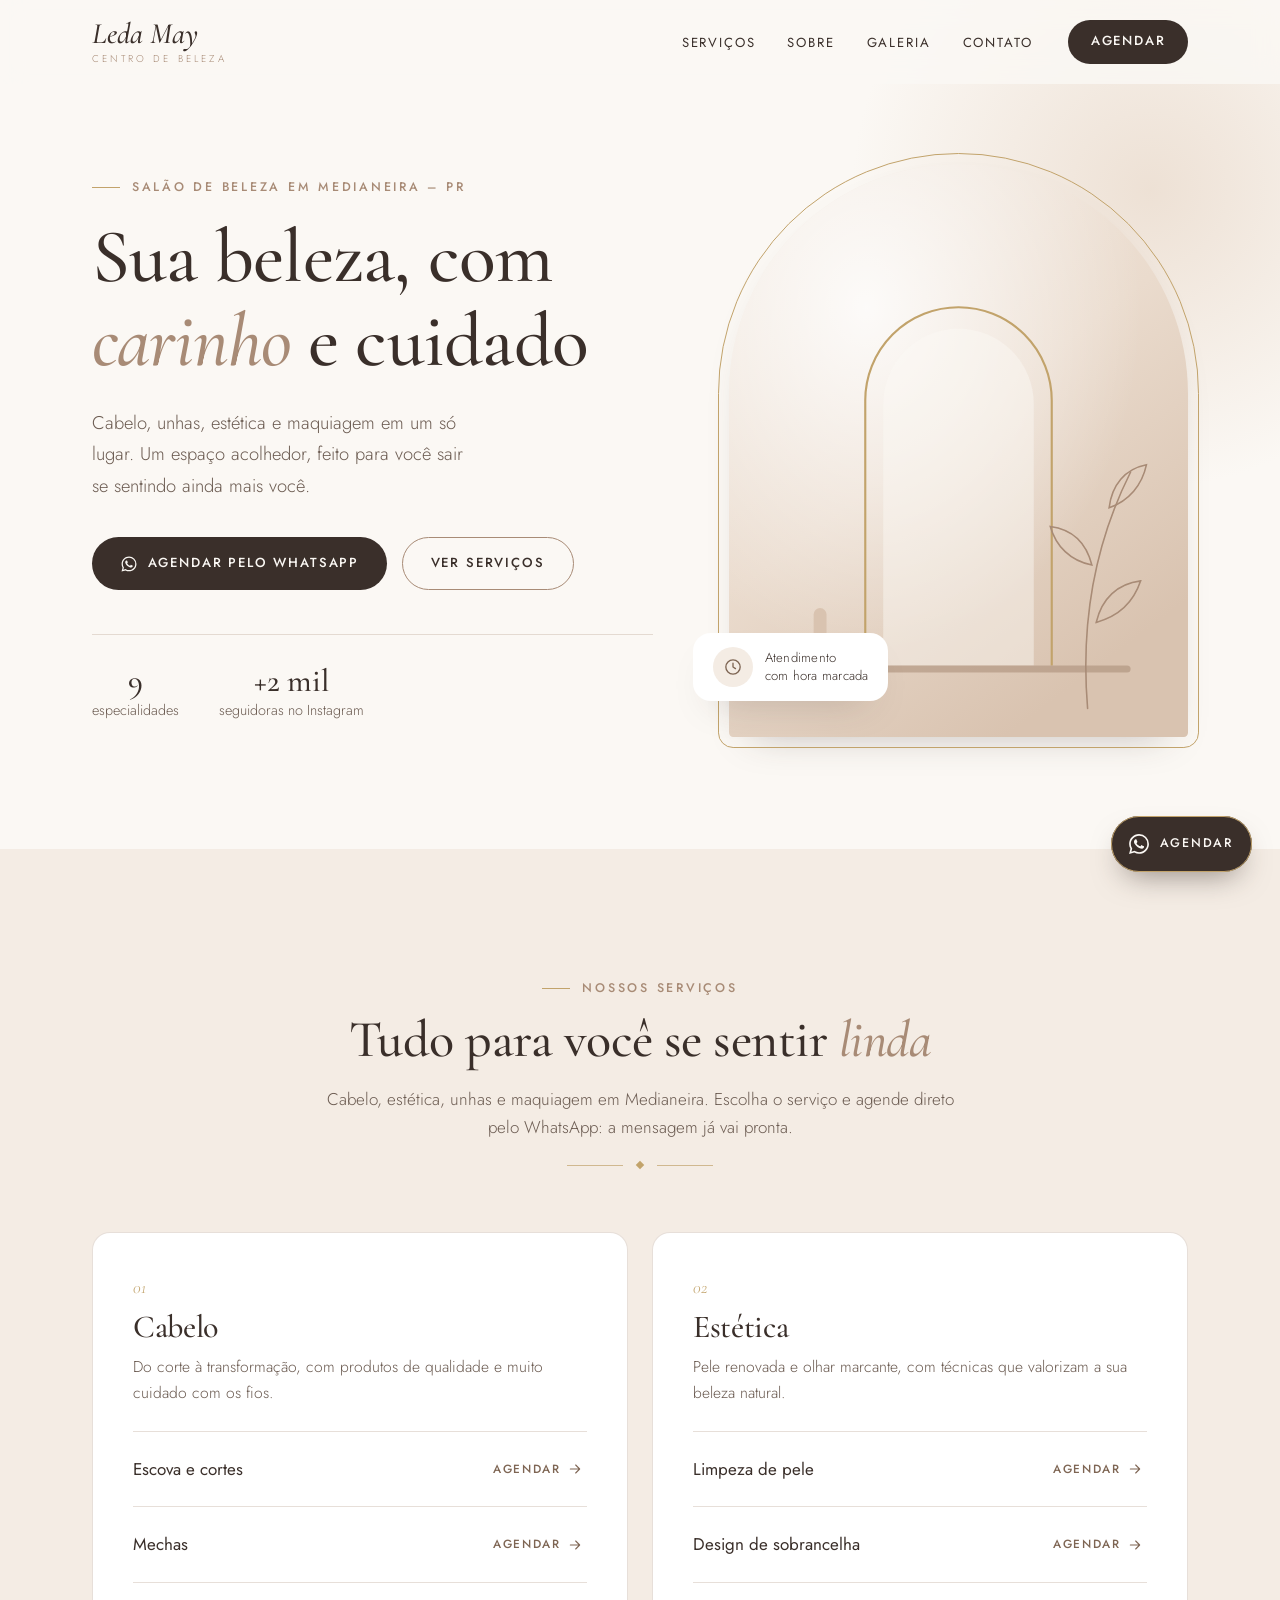
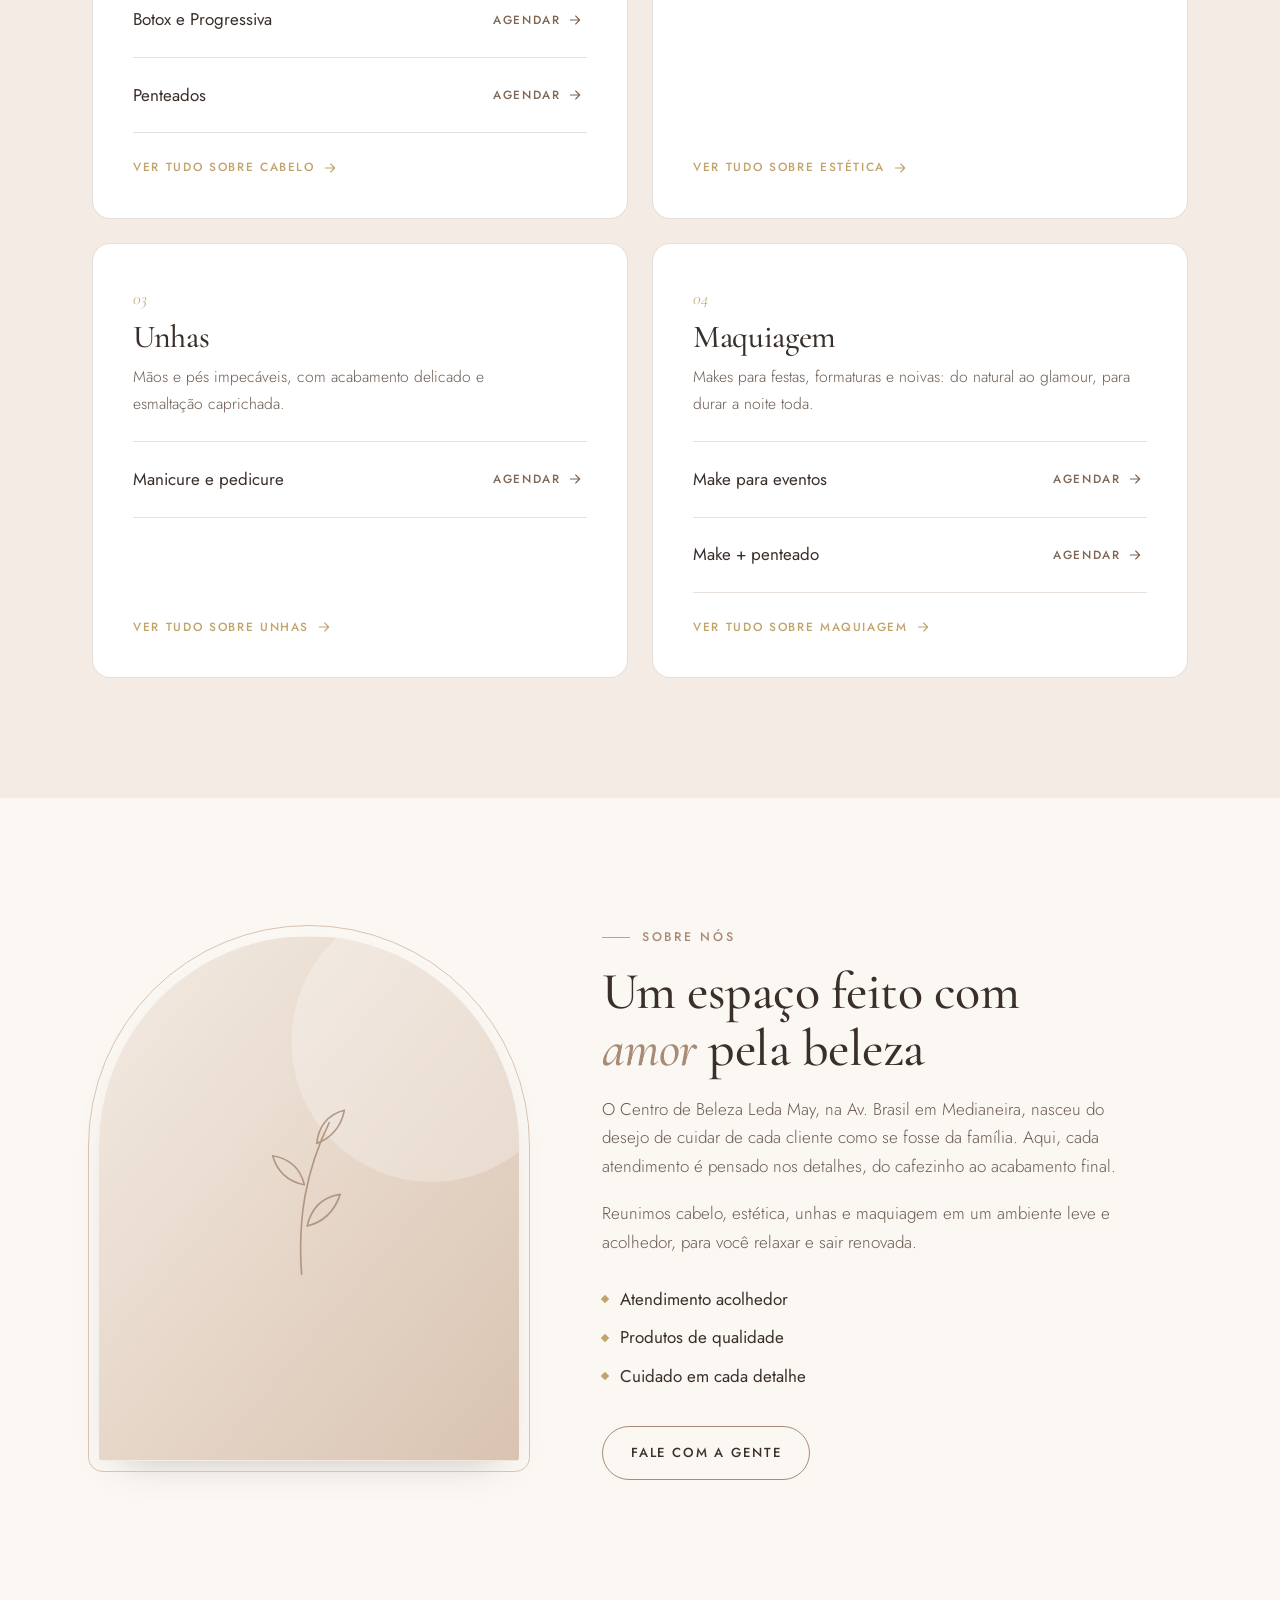
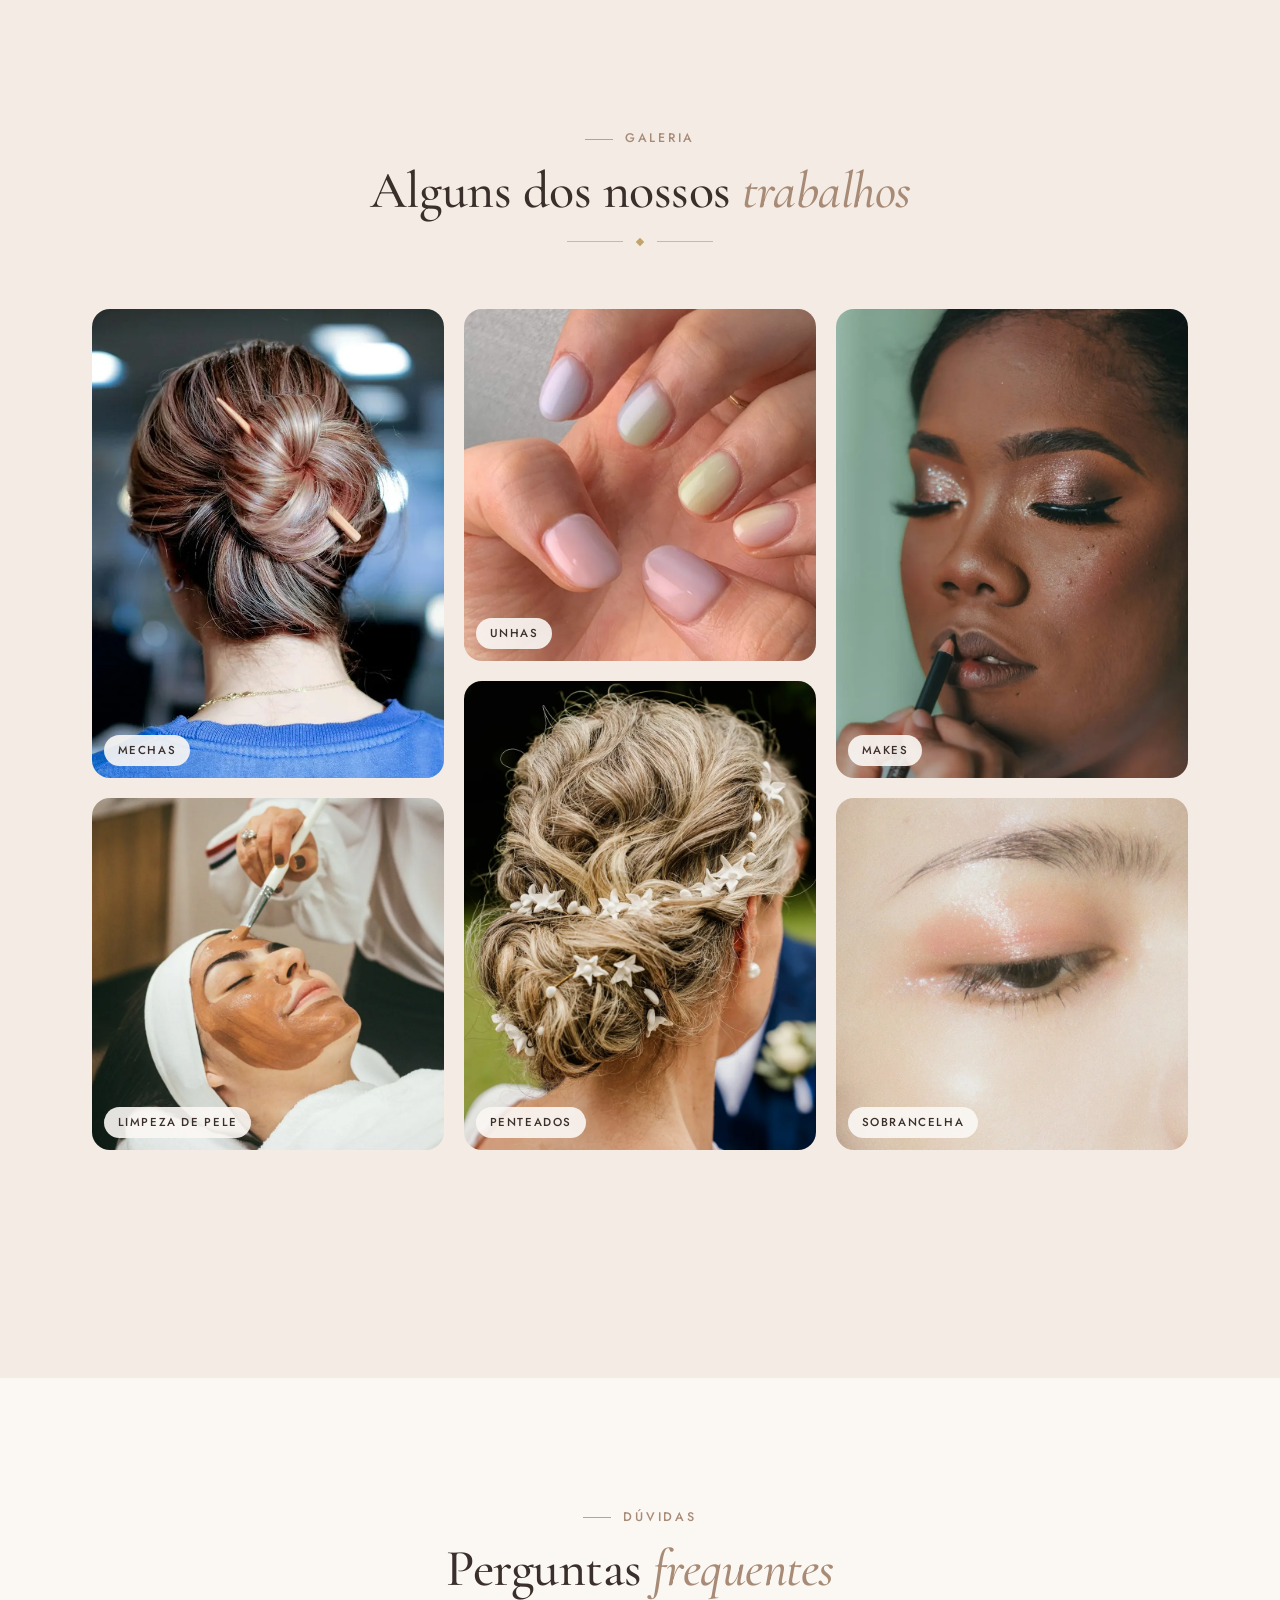
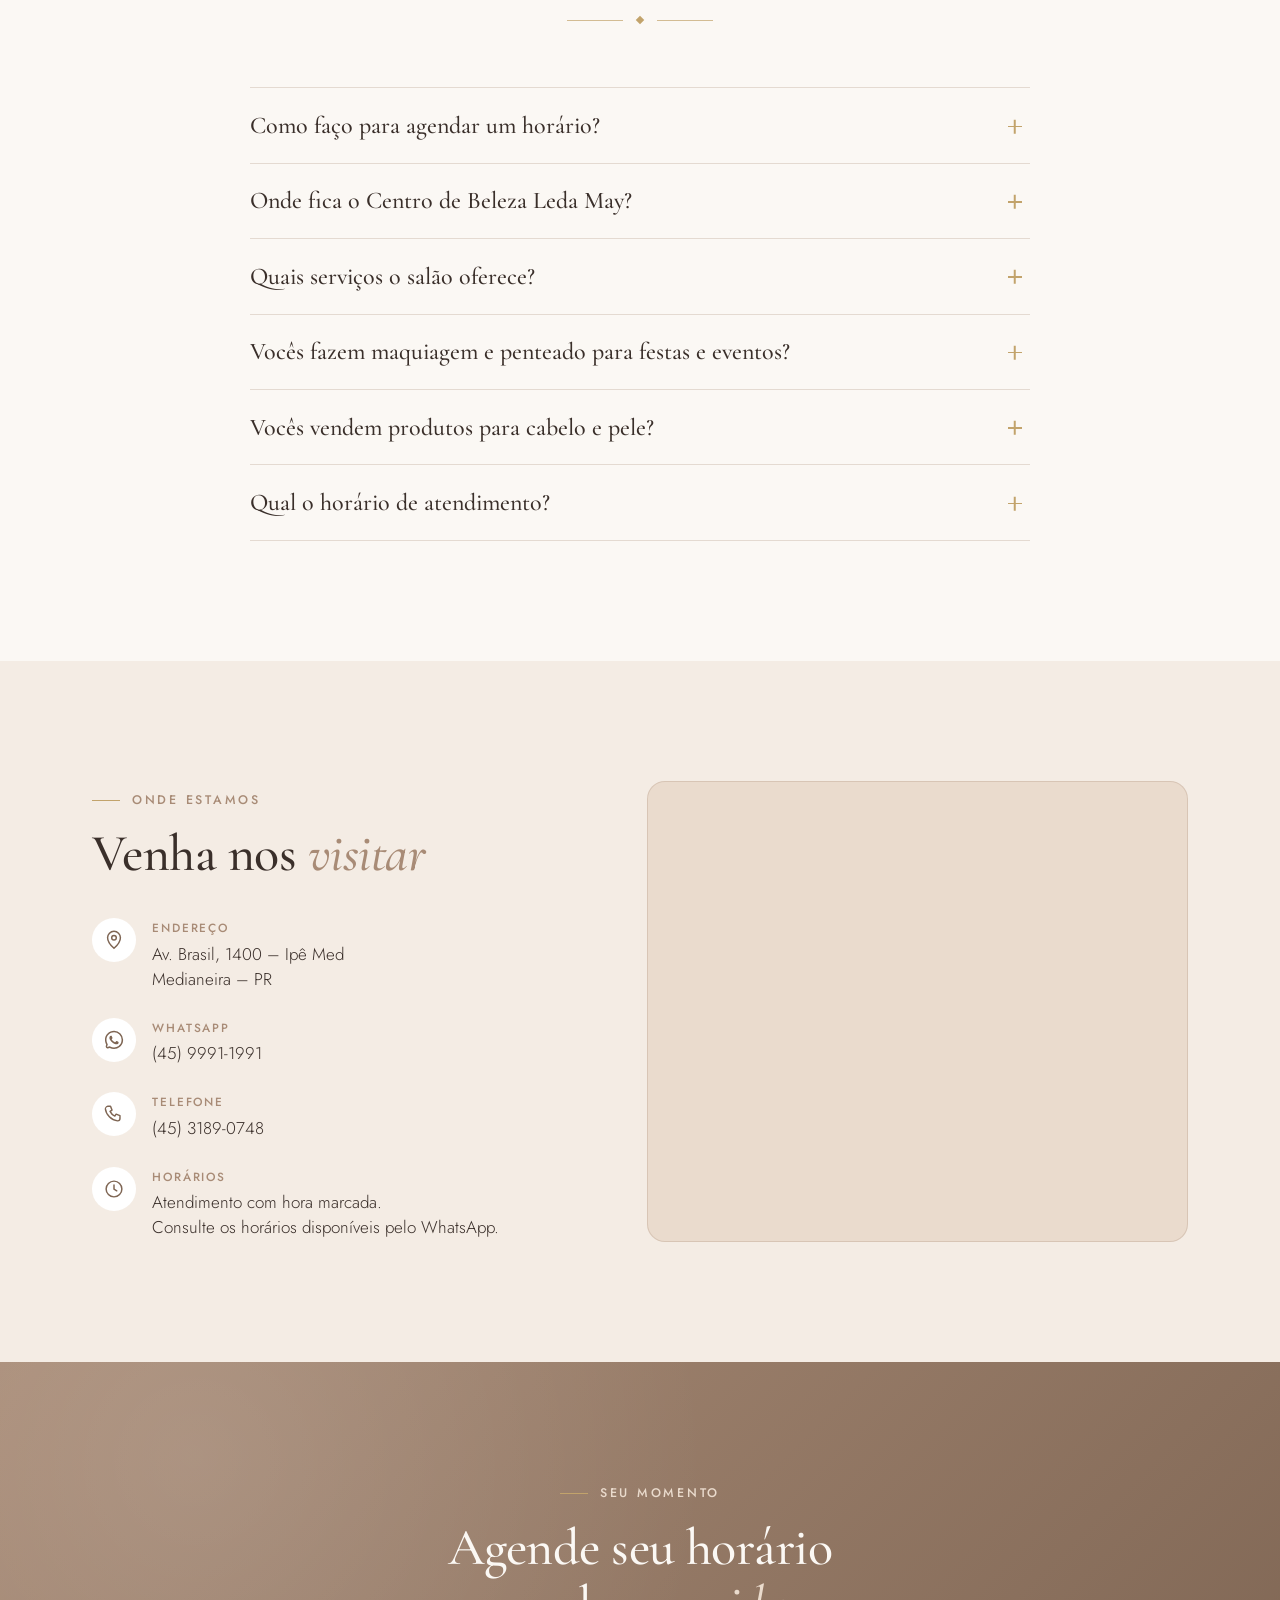
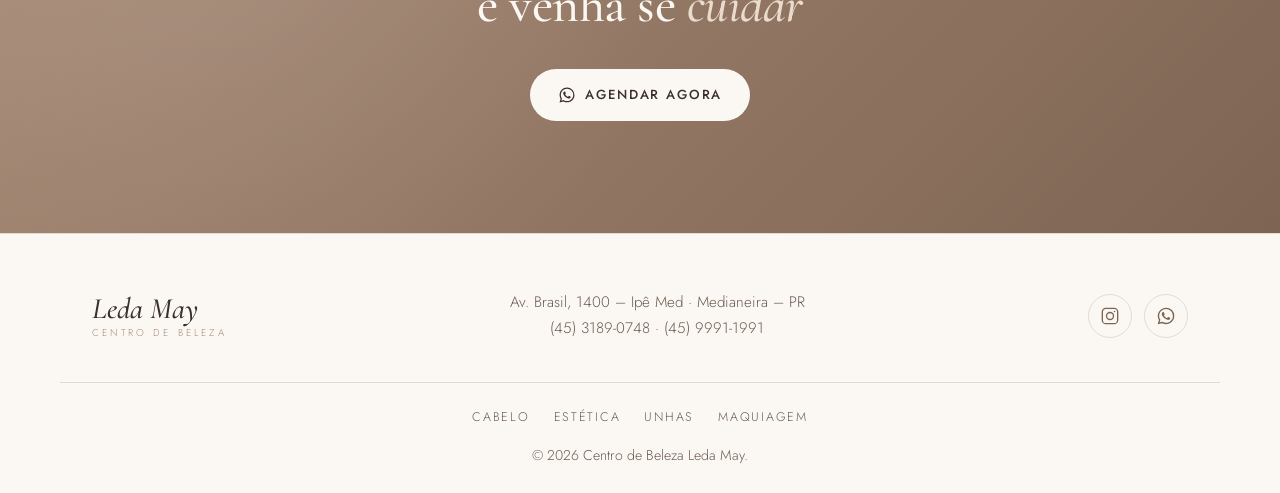
<file: index.html>
<!doctype html>
<html lang="pt-BR">
<head>
  <meta charset="utf-8">
  <meta name="viewport" content="width=device-width, initial-scale=1">
  <title>Salão de Beleza em Medianeira – PR | Centro de Beleza Leda May</title>
  <meta name="description" content="Salão de beleza em Medianeira – PR: corte, escova, mechas, progressiva, penteados, maquiagem, unhas, sobrancelha e limpeza de pele. Agende pelo WhatsApp.">
  <meta name="theme-color" content="#FBF8F4">
  <meta name="robots" content="index, follow, max-image-preview:large">
  <link rel="canonical" href="https://ledamay.com/">

  <!-- SEO local -->
  <meta name="geo.region" content="BR-PR">
  <meta name="geo.placename" content="Medianeira">

  <!-- Open Graph (WhatsApp, Facebook, Instagram) -->
  <meta property="og:type" content="website">
  <meta property="og:locale" content="pt_BR">
  <meta property="og:site_name" content="Centro de Beleza Leda May">
  <meta property="og:url" content="https://ledamay.com/">
  <meta property="og:title" content="Centro de Beleza Leda May | Salão de beleza em Medianeira – PR">
  <meta property="og:description" content="Cabelo, unhas, estética e maquiagem com carinho e cuidado. Agende seu horário pelo WhatsApp.">
  <meta property="og:image" content="https://ledamay.com/assets/img/og-cover.jpg">
  <meta property="og:image:width" content="1200">
  <meta property="og:image:height" content="630">
  <meta property="og:image:alt" content="Centro de Beleza Leda May — salão de beleza em Medianeira, PR">

  <!-- Twitter / X -->
  <meta name="twitter:card" content="summary_large_image">
  <meta name="twitter:title" content="Centro de Beleza Leda May | Salão de beleza em Medianeira – PR">
  <meta name="twitter:description" content="Cabelo, unhas, estética e maquiagem com carinho e cuidado. Agende seu horário pelo WhatsApp.">
  <meta name="twitter:image" content="https://ledamay.com/assets/img/og-cover.jpg">

  <!-- Ícones -->
  <link rel="icon" href="assets/img/favicon.svg" type="image/svg+xml">
  <link rel="icon" href="assets/img/favicon-32.png" type="image/png" sizes="32x32">
  <link rel="apple-touch-icon" href="assets/img/apple-touch-icon.png">
  <link rel="manifest" href="site.webmanifest">

  <!-- Fontes -->
  <link rel="preconnect" href="https://fonts.googleapis.com">
  <link rel="preconnect" href="https://fonts.gstatic.com" crossorigin>
  <link href="https://fonts.googleapis.com/css2?family=Cormorant+Garamond:ital,wght@0,400;0,500;0,600;1,400;1,500&family=Jost:wght@300;400;500&display=swap" rel="stylesheet">

  <link rel="stylesheet" href="css/style.css">
  <script>document.documentElement.classList.add('js');</script>

  <!-- Dados estruturados (SEO local) -->
  <script type="application/ld+json">
  {
    "@context": "https://schema.org",
    "@graph": [
      {
        "@type": "BeautySalon",
        "@id": "https://ledamay.com/#salao",
        "name": "Centro de Beleza Leda May",
        "alternateName": "Leda May",
        "description": "Salão de beleza em Medianeira – PR: cortes, escova, mechas, progressiva, botox capilar, penteados, maquiagem, manicure e pedicure, design de sobrancelha e limpeza de pele.",
        "url": "https://ledamay.com/",
        "logo": "https://ledamay.com/assets/img/icon-512.png",
        "image": "https://ledamay.com/assets/img/og-cover.jpg",
        "telephone": "+55 45 3189-0748",
        "priceRange": "$$",
        "currenciesAccepted": "BRL",
        "address": {
          "@type": "PostalAddress",
          "streetAddress": "Av. Brasil, 1400 - Ipê Med",
          "addressLocality": "Medianeira",
          "addressRegion": "PR",
          "addressCountry": "BR"
        },
        "hasMap": "https://www.google.com/maps/search/?api=1&query=Av.+Brasil%2C+1400+-+Ip%C3%AA+Med%2C+Medianeira+-+PR",
        "areaServed": { "@type": "City", "name": "Medianeira" },
        "contactPoint": [
          { "@type": "ContactPoint", "contactType": "reservations", "telephone": "+55 45 99991-1991", "url": "https://wa.me/554599911991", "availableLanguage": "Portuguese" },
          { "@type": "ContactPoint", "contactType": "customer service", "telephone": "+55 45 3189-0748", "availableLanguage": "Portuguese" }
        ],
        "sameAs": [
          "https://www.instagram.com/leda_may/"
        ],
        "hasOfferCatalog": {
          "@type": "OfferCatalog",
          "name": "Serviços",
          "itemListElement": [
            { "@type": "OfferCatalog", "name": "Cabelo", "url": "https://ledamay.com/cabelo/", "itemListElement": [
              { "@type": "Offer", "itemOffered": { "@type": "Service", "name": "Escova e corte" } },
              { "@type": "Offer", "itemOffered": { "@type": "Service", "name": "Mechas" } },
              { "@type": "Offer", "itemOffered": { "@type": "Service", "name": "Botox capilar e progressiva" } },
              { "@type": "Offer", "itemOffered": { "@type": "Service", "name": "Penteados" } }
            ]},
            { "@type": "OfferCatalog", "name": "Estética", "url": "https://ledamay.com/estetica/", "itemListElement": [
              { "@type": "Offer", "itemOffered": { "@type": "Service", "name": "Limpeza de pele" } },
              { "@type": "Offer", "itemOffered": { "@type": "Service", "name": "Design de sobrancelha" } }
            ]},
            { "@type": "OfferCatalog", "name": "Unhas", "url": "https://ledamay.com/unhas/", "itemListElement": [
              { "@type": "Offer", "itemOffered": { "@type": "Service", "name": "Manicure e pedicure" } }
            ]},
            { "@type": "OfferCatalog", "name": "Maquiagem", "url": "https://ledamay.com/maquiagem/", "itemListElement": [
              { "@type": "Offer", "itemOffered": { "@type": "Service", "name": "Maquiagem para eventos e noivas" } },
              { "@type": "Offer", "itemOffered": { "@type": "Service", "name": "Maquiagem e penteado" } }
            ]}
          ]
        }
      },
      {
        "@type": "WebSite",
        "@id": "https://ledamay.com/#site",
        "url": "https://ledamay.com/",
        "name": "Centro de Beleza Leda May",
        "inLanguage": "pt-BR",
        "publisher": { "@id": "https://ledamay.com/#salao" }
      },
      {
        "@type": "FAQPage",
        "@id": "https://ledamay.com/#faq",
        "mainEntity": [
          { "@type": "Question", "name": "Como faço para agendar um horário?", "acceptedAnswer": { "@type": "Answer", "text": "Pelo WhatsApp (45) 9991-1991 — todos os botões \"Agendar\" do site abrem a conversa com a mensagem pronta. Também é possível ligar para (45) 3189-0748." } },
          { "@type": "Question", "name": "Onde fica o Centro de Beleza Leda May?", "acceptedAnswer": { "@type": "Answer", "text": "Na Av. Brasil, 1400 – Ipê Med, em Medianeira – PR." } },
          { "@type": "Question", "name": "Quais serviços o salão oferece?", "acceptedAnswer": { "@type": "Answer", "text": "Cabelo (escova, corte, mechas, botox capilar, progressiva e penteados), estética (limpeza de pele e design de sobrancelha), manicure e pedicure, e maquiagem para festas e eventos." } },
          { "@type": "Question", "name": "Vocês fazem maquiagem e penteado para festas e eventos?", "acceptedAnswer": { "@type": "Answer", "text": "Sim. Fazemos make e penteado para casamentos, formaturas e outras ocasiões especiais. Para datas concorridas, recomendamos agendar com antecedência pelo WhatsApp." } },
          { "@type": "Question", "name": "Vocês vendem produtos para cabelo e pele?", "acceptedAnswer": { "@type": "Answer", "text": "Sim, temos produtos selecionados para manter o resultado em casa. Pergunte pelo WhatsApp qual é o mais indicado para você." } },
          { "@type": "Question", "name": "Qual o horário de atendimento?", "acceptedAnswer": { "@type": "Answer", "text": "Atendemos com hora marcada. Consulte os horários disponíveis pelo WhatsApp." } }
        ]
      }
    ]
  }
  </script>
</head>
<body>
  <a class="skip-link" href="#conteudo">Pular para o conteúdo</a>

  <!-- Ícones (sprite) -->
  <svg width="0" height="0" style="position:absolute" aria-hidden="true">
    <symbol id="i-whats" viewBox="0 0 24 24"><path fill="currentColor" d="M12.04 2C6.58 2 2.13 6.45 2.13 11.91c0 1.75.46 3.45 1.32 4.95L2.05 22l5.25-1.38a9.9 9.9 0 0 0 4.74 1.21h.01c5.46 0 9.91-4.45 9.91-9.91A9.85 9.85 0 0 0 12.04 2Zm0 18.15h-.01a8.2 8.2 0 0 1-4.19-1.15l-.3-.18-3.12.82.83-3.04-.2-.31a8.2 8.2 0 0 1-1.26-4.38c0-4.54 3.7-8.24 8.25-8.24a8.2 8.2 0 0 1 8.24 8.25c0 4.54-3.7 8.23-8.24 8.23Zm4.52-6.16c-.25-.12-1.47-.72-1.69-.81-.23-.08-.39-.12-.56.13-.16.25-.64.81-.79.97-.14.17-.29.19-.54.06-.25-.12-1.05-.39-1.99-1.23-.74-.66-1.23-1.47-1.38-1.72-.14-.25-.02-.38.11-.51.11-.11.25-.29.37-.43.13-.15.17-.25.25-.42.08-.17.04-.31-.02-.43-.06-.13-.56-1.35-.77-1.85-.2-.48-.41-.42-.56-.43h-.48a.92.92 0 0 0-.66.31c-.23.25-.87.85-.87 2.07 0 1.22.89 2.4 1.01 2.57.13.16 1.75 2.67 4.23 3.74.59.26 1.05.41 1.41.52.59.19 1.13.16 1.56.1.48-.07 1.47-.6 1.67-1.18.21-.58.21-1.07.14-1.18-.06-.1-.22-.16-.47-.29Z"/></symbol>
    <symbol id="i-insta" viewBox="0 0 24 24"><path fill="none" stroke="currentColor" stroke-width="1.6" d="M7 2.8h10A4.2 4.2 0 0 1 21.2 7v10a4.2 4.2 0 0 1-4.2 4.2H7A4.2 4.2 0 0 1 2.8 17V7A4.2 4.2 0 0 1 7 2.8Z"/><circle cx="12" cy="12" r="4.2" fill="none" stroke="currentColor" stroke-width="1.6"/><circle cx="17.4" cy="6.6" r="1" fill="currentColor"/></symbol>
    <symbol id="i-pin" viewBox="0 0 24 24"><path fill="none" stroke="currentColor" stroke-width="1.6" d="M12 21s-7-6.1-7-11.5A7 7 0 0 1 19 9.5C19 14.9 12 21 12 21Z"/><circle cx="12" cy="9.5" r="2.5" fill="none" stroke="currentColor" stroke-width="1.6"/></symbol>
    <symbol id="i-phone" viewBox="0 0 24 24"><path fill="none" stroke="currentColor" stroke-width="1.6" stroke-linejoin="round" d="M5 3.5h3.2l1.6 4.2-2.1 1.4a11 11 0 0 0 5.2 5.2l1.4-2.1 4.2 1.6V17a2.5 2.5 0 0 1-2.5 2.5A15.5 15.5 0 0 1 2.5 6 2.5 2.5 0 0 1 5 3.5Z"/></symbol>
    <symbol id="i-clock" viewBox="0 0 24 24"><circle cx="12" cy="12" r="8.6" fill="none" stroke="currentColor" stroke-width="1.6"/><path fill="none" stroke="currentColor" stroke-width="1.6" stroke-linecap="round" d="M12 7.5V12l3 2"/></symbol>
    <symbol id="i-arrow" viewBox="0 0 24 24"><path fill="none" stroke="currentColor" stroke-width="1.6" stroke-linecap="round" stroke-linejoin="round" d="M5 12h14M13 6l6 6-6 6"/></symbol>
  </svg>

  <!-- HEADER -->
  <header class="site-header" data-header>
    <div class="container site-header__inner">
      <a href="#inicio" class="logo" aria-label="Leda May — início">
        <span class="logo__name">Leda May</span>
        <span class="logo__tag">Centro de Beleza</span>
      </a>

      <nav class="nav" id="menu" aria-label="Principal" data-nav>
        <ul class="nav__list">
          <li><a href="#servicos" class="nav__link">Serviços</a></li>
          <li><a href="#sobre" class="nav__link">Sobre</a></li>
          <li><a href="#galeria" class="nav__link">Galeria</a></li>
          <li><a href="#contato" class="nav__link">Contato</a></li>
        </ul>
        <a href="https://wa.me/554599911991" class="btn btn--primary nav__cta" data-servico="" target="_blank" rel="noopener">Agendar</a>
      </nav>

      <button class="nav-toggle" type="button" aria-expanded="false" aria-controls="menu" data-nav-toggle>
        <span class="sr-only">Abrir menu</span>
        <span class="nav-toggle__bar"></span>
        <span class="nav-toggle__bar"></span>
      </button>
    </div>
  </header>

  <main id="conteudo">
    <!-- HERO -->
    <section class="hero" id="inicio">
      <div class="container hero__grid">
        <div class="hero__text">
          <h1 class="hero__title">
            <span class="eyebrow">Salão de beleza em Medianeira – PR</span>
            <span class="hero__headline">Sua beleza, com <em>carinho</em> e cuidado</span>
          </h1>
          <p class="hero__lead">Cabelo, unhas, estética e maquiagem em um só lugar. Um espaço acolhedor, feito para você sair se sentindo ainda mais você.</p>
          <div class="hero__actions">
            <a href="https://wa.me/554599911991" class="btn btn--primary" data-servico="" target="_blank" rel="noopener">
              <svg viewBox="0 0 24 24" aria-hidden="true"><use href="#i-whats"/></svg>
              Agendar pelo WhatsApp
            </a>
            <a href="#servicos" class="btn btn--ghost">Ver serviços</a>
          </div>
          <ul class="hero__facts">
            <li><strong>9</strong> especialidades</li>
            <li><strong>+2 mil</strong> seguidoras no Instagram</li>
          </ul>
        </div>

        <figure class="hero__media">
          <div class="arch">
            <img src="assets/img/hero.svg" alt="Ambiente do Centro de Beleza Leda May" width="640" height="800" fetchpriority="high">
          </div>
          <figcaption class="hero__badge">
            <span class="hero__badge-icon" aria-hidden="true"><svg><use href="#i-clock"/></svg></span>
            Atendimento<br>com hora marcada
          </figcaption>
        </figure>
      </div>
    </section>

    <!-- SERVICOS -->
    <section class="section section--tint" id="servicos">
      <div class="container">
        <header class="section-head reveal">
          <span class="eyebrow">Nossos serviços</span>
          <h2>Tudo para você se sentir <em>linda</em></h2>
          <p>Cabelo, estética, unhas e maquiagem em Medianeira. Escolha o serviço e agende direto pelo WhatsApp: a mensagem já vai pronta.</p>
          <div class="divider" aria-hidden="true"><span></span></div>
        </header>

        <div class="services">
          <article class="service-card reveal">
            <span class="service-card__num">01</span>
            <h3><a href="cabelo/" class="service-card__link">Cabelo</a></h3>
            <p class="service-card__desc">Do corte à transformação, com produtos de qualidade e muito cuidado com os fios.</p>
            <ul class="service-list">
              <li><span>Escova e cortes</span><a href="https://wa.me/554599911991" data-servico="Escova e cortes" target="_blank" rel="noopener" aria-label="Agendar escova e cortes">Agendar <svg aria-hidden="true"><use href="#i-arrow"/></svg></a></li>
              <li><span>Mechas</span><a href="https://wa.me/554599911991" data-servico="Mechas" target="_blank" rel="noopener" aria-label="Agendar mechas">Agendar <svg aria-hidden="true"><use href="#i-arrow"/></svg></a></li>
              <li><span>Botox e Progressiva</span><a href="https://wa.me/554599911991" data-servico="Botox e Progressiva" target="_blank" rel="noopener" aria-label="Agendar botox e progressiva">Agendar <svg aria-hidden="true"><use href="#i-arrow"/></svg></a></li>
              <li><span>Penteados</span><a href="https://wa.me/554599911991" data-servico="Penteados" target="_blank" rel="noopener" aria-label="Agendar penteados">Agendar <svg aria-hidden="true"><use href="#i-arrow"/></svg></a></li>
            </ul>
            <span class="service-card__more" aria-hidden="true">Ver tudo sobre cabelo <svg><use href="#i-arrow"/></svg></span>
          </article>

          <article class="service-card reveal">
            <span class="service-card__num">02</span>
            <h3><a href="estetica/" class="service-card__link">Estética</a></h3>
            <p class="service-card__desc">Pele renovada e olhar marcante, com técnicas que valorizam a sua beleza natural.</p>
            <ul class="service-list">
              <li><span>Limpeza de pele</span><a href="https://wa.me/554599911991" data-servico="Limpeza de pele" target="_blank" rel="noopener" aria-label="Agendar limpeza de pele">Agendar <svg aria-hidden="true"><use href="#i-arrow"/></svg></a></li>
              <li><span>Design de sobrancelha</span><a href="https://wa.me/554599911991" data-servico="Design de sobrancelha" target="_blank" rel="noopener" aria-label="Agendar design de sobrancelha">Agendar <svg aria-hidden="true"><use href="#i-arrow"/></svg></a></li>
            </ul>
            <span class="service-card__more" aria-hidden="true">Ver tudo sobre estética <svg><use href="#i-arrow"/></svg></span>
          </article>

          <article class="service-card reveal">
            <span class="service-card__num">03</span>
            <h3><a href="unhas/" class="service-card__link">Unhas</a></h3>
            <p class="service-card__desc">Mãos e pés impecáveis, com acabamento delicado e esmaltação caprichada.</p>
            <ul class="service-list">
              <li><span>Manicure e pedicure</span><a href="https://wa.me/554599911991" data-servico="Manicure e pedicure" target="_blank" rel="noopener" aria-label="Agendar manicure e pedicure">Agendar <svg aria-hidden="true"><use href="#i-arrow"/></svg></a></li>
            </ul>
            <span class="service-card__more" aria-hidden="true">Ver tudo sobre unhas <svg><use href="#i-arrow"/></svg></span>
          </article>

          <article class="service-card reveal">
            <span class="service-card__num">04</span>
            <h3><a href="maquiagem/" class="service-card__link">Maquiagem</a></h3>
            <p class="service-card__desc">Makes para festas, formaturas e noivas: do natural ao glamour, para durar a noite toda.</p>
            <ul class="service-list">
              <li><span>Make para eventos</span><a href="https://wa.me/554599911991" data-servico="Maquiagem para evento" target="_blank" rel="noopener" aria-label="Agendar maquiagem para evento">Agendar <svg aria-hidden="true"><use href="#i-arrow"/></svg></a></li>
              <li><span>Make + penteado</span><a href="https://wa.me/554599911991" data-servico="Maquiagem e penteado" target="_blank" rel="noopener" aria-label="Agendar maquiagem e penteado">Agendar <svg aria-hidden="true"><use href="#i-arrow"/></svg></a></li>
            </ul>
            <span class="service-card__more" aria-hidden="true">Ver tudo sobre maquiagem <svg><use href="#i-arrow"/></svg></span>
          </article>
        </div>
      </div>
    </section>

    <!-- SOBRE -->
    <!-- TODO salão: revisar o texto desta seção e trocar a imagem por uma foto real da Leda / do espaço -->
    <section class="section" id="sobre">
      <div class="container about">
        <figure class="about__media reveal">
          <div class="arch arch--soft">
            <img src="assets/img/sobre.svg" alt="Leda May no Centro de Beleza" width="640" height="760" loading="lazy">
          </div>
        </figure>
        <div class="about__text reveal">
          <span class="eyebrow">Sobre nós</span>
          <h2>Um espaço feito com <em>amor</em> pela beleza</h2>
          <p>O Centro de Beleza Leda May, na Av. Brasil em Medianeira, nasceu do desejo de cuidar de cada cliente como se fosse da família. Aqui, cada atendimento é pensado nos detalhes, do cafezinho ao acabamento final.</p>
          <p>Reunimos cabelo, estética, unhas e maquiagem em um ambiente leve e acolhedor, para você relaxar e sair renovada.</p>
          <ul class="about__values">
            <li><span class="about__dot" aria-hidden="true"></span>Atendimento acolhedor</li>
            <li><span class="about__dot" aria-hidden="true"></span>Produtos de qualidade</li>
            <li><span class="about__dot" aria-hidden="true"></span>Cuidado em cada detalhe</li>
          </ul>
          <a href="https://wa.me/554599911991" class="btn btn--ghost" data-servico="" target="_blank" rel="noopener">Fale com a gente</a>
        </div>
      </div>
    </section>

    <!-- GALERIA -->
    <!-- TODO salão: fotos de EXEMPLO (Unsplash, créditos no README) — substituir por fotos reais dos trabalhos do salão antes de publicar -->
    <section class="section section--tint" id="galeria">
      <div class="container">
        <header class="section-head reveal">
          <span class="eyebrow">Galeria</span>
          <h2>Alguns dos nossos <em>trabalhos</em></h2>
          <div class="divider" aria-hidden="true"><span></span></div>
        </header>

        <ul class="gallery">
          <li class="gallery__item gallery__item--tall reveal"><img src="assets/img/galeria-1.webp" alt="Cabelo com mechas iluminadas preso em coque" width="600" height="800" loading="lazy"><span class="gallery__label">Mechas</span></li>
          <li class="gallery__item reveal"><img src="assets/img/galeria-2.webp" alt="Unhas esmaltadas em tons pastel" width="900" height="900" loading="lazy"><span class="gallery__label">Unhas</span></li>
          <li class="gallery__item gallery__item--tall reveal"><img src="assets/img/galeria-3.webp" alt="Maquiagem com olhos esfumados e delineado" width="900" height="1200" loading="lazy"><span class="gallery__label">Makes</span></li>
          <li class="gallery__item reveal"><img src="assets/img/galeria-4.webp" alt="Aplicação de máscara facial em limpeza de pele" width="900" height="900" loading="lazy"><span class="gallery__label">Limpeza de pele</span></li>
          <li class="gallery__item gallery__item--tall reveal"><img src="assets/img/galeria-5.webp" alt="Penteado preso com acessórios de estrelas" width="900" height="1200" loading="lazy"><span class="gallery__label">Penteados</span></li>
          <li class="gallery__item reveal"><img src="assets/img/galeria-6.webp" alt="Close de sobrancelha desenhada e pele iluminada" width="900" height="900" loading="lazy"><span class="gallery__label">Sobrancelha</span></li>
        </ul>

        <div class="gallery__cta reveal">
          <a href="https://www.instagram.com/leda_may/" class="btn btn--primary" target="_blank" rel="noopener">
            <svg viewBox="0 0 24 24" aria-hidden="true"><use href="#i-insta"/></svg>
            Veja mais no @leda_may
          </a>
        </div>
      </div>
    </section>

    <!-- FAQ -->
    <section class="section" id="duvidas">
      <div class="container faq">
        <header class="section-head reveal">
          <span class="eyebrow">Dúvidas</span>
          <h2>Perguntas <em>frequentes</em></h2>
          <div class="divider" aria-hidden="true"><span></span></div>
        </header>

        <div class="faq__list">
          <details class="faq__item reveal">
            <summary>Como faço para agendar um horário?</summary>
            <p>O jeito mais rápido é pelo WhatsApp <a href="https://wa.me/554599911991" data-servico="" target="_blank" rel="noopener">(45) 9991-1991</a>: é só tocar em qualquer botão "Agendar" do site que a mensagem já vai pronta. Você também pode ligar para <a href="tel:+554531890748">(45) 3189-0748</a>.</p>
          </details>
          <details class="faq__item reveal">
            <summary>Onde fica o Centro de Beleza Leda May?</summary>
            <p>Estamos na Av. Brasil, 1400 – Ipê Med, em Medianeira – PR. <a href="#contato">Veja o mapa</a>.</p>
          </details>
          <details class="faq__item reveal">
            <summary>Quais serviços o salão oferece?</summary>
            <p><a href="cabelo/">Cabelo</a> (escova, corte, mechas, botox capilar, progressiva e penteados), <a href="estetica/">estética</a> (limpeza de pele e design de sobrancelha), <a href="unhas/">manicure e pedicure</a>, e <a href="maquiagem/">maquiagem</a> para festas e eventos.</p>
          </details>
          <details class="faq__item reveal">
            <summary>Vocês fazem maquiagem e penteado para festas e eventos?</summary>
            <p>Sim! Fazemos make e penteado para casamentos, formaturas e outras ocasiões especiais. Para datas concorridas, recomendamos agendar com antecedência pelo WhatsApp.</p>
          </details>
          <details class="faq__item reveal">
            <summary>Vocês vendem produtos para cabelo e pele?</summary>
            <p>Sim, temos produtos selecionados para você manter o resultado em casa. Pergunte pelo WhatsApp qual é o mais indicado para você.</p>
          </details>
          <details class="faq__item reveal">
            <summary>Qual o horário de atendimento?</summary>
            <p>Atendemos com hora marcada. Consulte os horários disponíveis pelo WhatsApp.</p>
          </details>
        </div>
      </div>
    </section>

    <!-- CONTATO -->
    <section class="section section--tint" id="contato">
      <div class="container contact">
        <div class="contact__info reveal">
          <span class="eyebrow">Onde estamos</span>
          <h2>Venha nos <em>visitar</em></h2>

          <ul class="contact__list">
            <li>
              <svg aria-hidden="true"><use href="#i-pin"/></svg>
              <div>
                <strong>Endereço</strong>
                <a href="https://www.google.com/maps/search/?api=1&amp;query=Av.+Brasil%2C+1400+-+Ip%C3%AA+Med%2C+Medianeira+-+PR" target="_blank" rel="noopener">Av. Brasil, 1400 – Ipê Med<br>Medianeira – PR</a>
              </div>
            </li>
            <li>
              <svg aria-hidden="true"><use href="#i-whats"/></svg>
              <div>
                <strong>WhatsApp</strong>
                <a href="https://wa.me/554599911991" data-servico="" target="_blank" rel="noopener">(45) 9991-1991</a>
              </div>
            </li>
            <li>
              <svg aria-hidden="true"><use href="#i-phone"/></svg>
              <div>
                <strong>Telefone</strong>
                <a href="tel:+554531890748">(45) 3189-0748</a>
              </div>
            </li>
            <li>
              <svg aria-hidden="true"><use href="#i-clock"/></svg>
              <div>
                <strong>Horários</strong>
                <!-- TODO salão: informar horário de funcionamento -->
                <span>Atendimento com hora marcada.<br>Consulte os horários disponíveis pelo WhatsApp.</span>
              </div>
            </li>
          </ul>
        </div>

        <div class="contact__map reveal">
          <iframe
            title="Mapa: Centro de Beleza Leda May, Av. Brasil, 1400, Medianeira – PR"
            src="https://www.google.com/maps?q=Av.+Brasil,+1400+-+Ip%C3%AA+Med,+Medianeira+-+PR&amp;output=embed"
            loading="lazy"
            referrerpolicy="no-referrer-when-downgrade"
            allowfullscreen></iframe>
        </div>
      </div>
    </section>

    <!-- CTA FINAL -->
    <section class="cta-final">
      <div class="container cta-final__inner reveal">
        <span class="eyebrow eyebrow--light">Seu momento</span>
        <h2>Agende seu horário e venha se <em>cuidar</em></h2>
        <a href="https://wa.me/554599911991" class="btn btn--light" data-servico="" target="_blank" rel="noopener">
          <svg viewBox="0 0 24 24" aria-hidden="true"><use href="#i-whats"/></svg>
          Agendar agora
        </a>
      </div>
    </section>
  </main>

  <!-- FOOTER -->
  <footer class="site-footer">
    <div class="container site-footer__inner">
      <a href="#inicio" class="logo" aria-label="Leda May — voltar ao início">
        <span class="logo__name">Leda May</span>
        <span class="logo__tag">Centro de Beleza</span>
      </a>
      <address class="site-footer__address">
        Av. Brasil, 1400 – Ipê Med · Medianeira – PR<br>
        <a href="tel:+554531890748">(45) 3189-0748</a> · <a href="https://wa.me/554599911991" data-servico="" target="_blank" rel="noopener">(45) 9991-1991</a>
      </address>
      <div class="site-footer__social">
        <a href="https://www.instagram.com/leda_may/" target="_blank" rel="noopener" aria-label="Instagram @leda_may"><svg aria-hidden="true"><use href="#i-insta"/></svg></a>
        <a href="https://wa.me/554599911991" data-servico="" target="_blank" rel="noopener" aria-label="WhatsApp"><svg aria-hidden="true"><use href="#i-whats"/></svg></a>
      </div>
    </div>
    <div class="container site-footer__bottom">
      <nav class="site-footer__services" aria-label="Serviços"><a href="cabelo/">Cabelo</a><a href="estetica/">Estética</a><a href="unhas/">Unhas</a><a href="maquiagem/">Maquiagem</a></nav>
      <small>© <span data-year>2026</span> Centro de Beleza Leda May.</small>
    </div>
  </footer>

  <!-- Botão flutuante WhatsApp -->
  <a href="https://wa.me/554599911991" class="whats-float" data-servico="" target="_blank" rel="noopener" aria-label="Agendar pelo WhatsApp">
    <svg aria-hidden="true"><use href="#i-whats"/></svg>
    <span class="whats-float__label">Agendar</span>
  </a>

  <script src="js/main.js" defer></script>
</body>
</html>
</file>
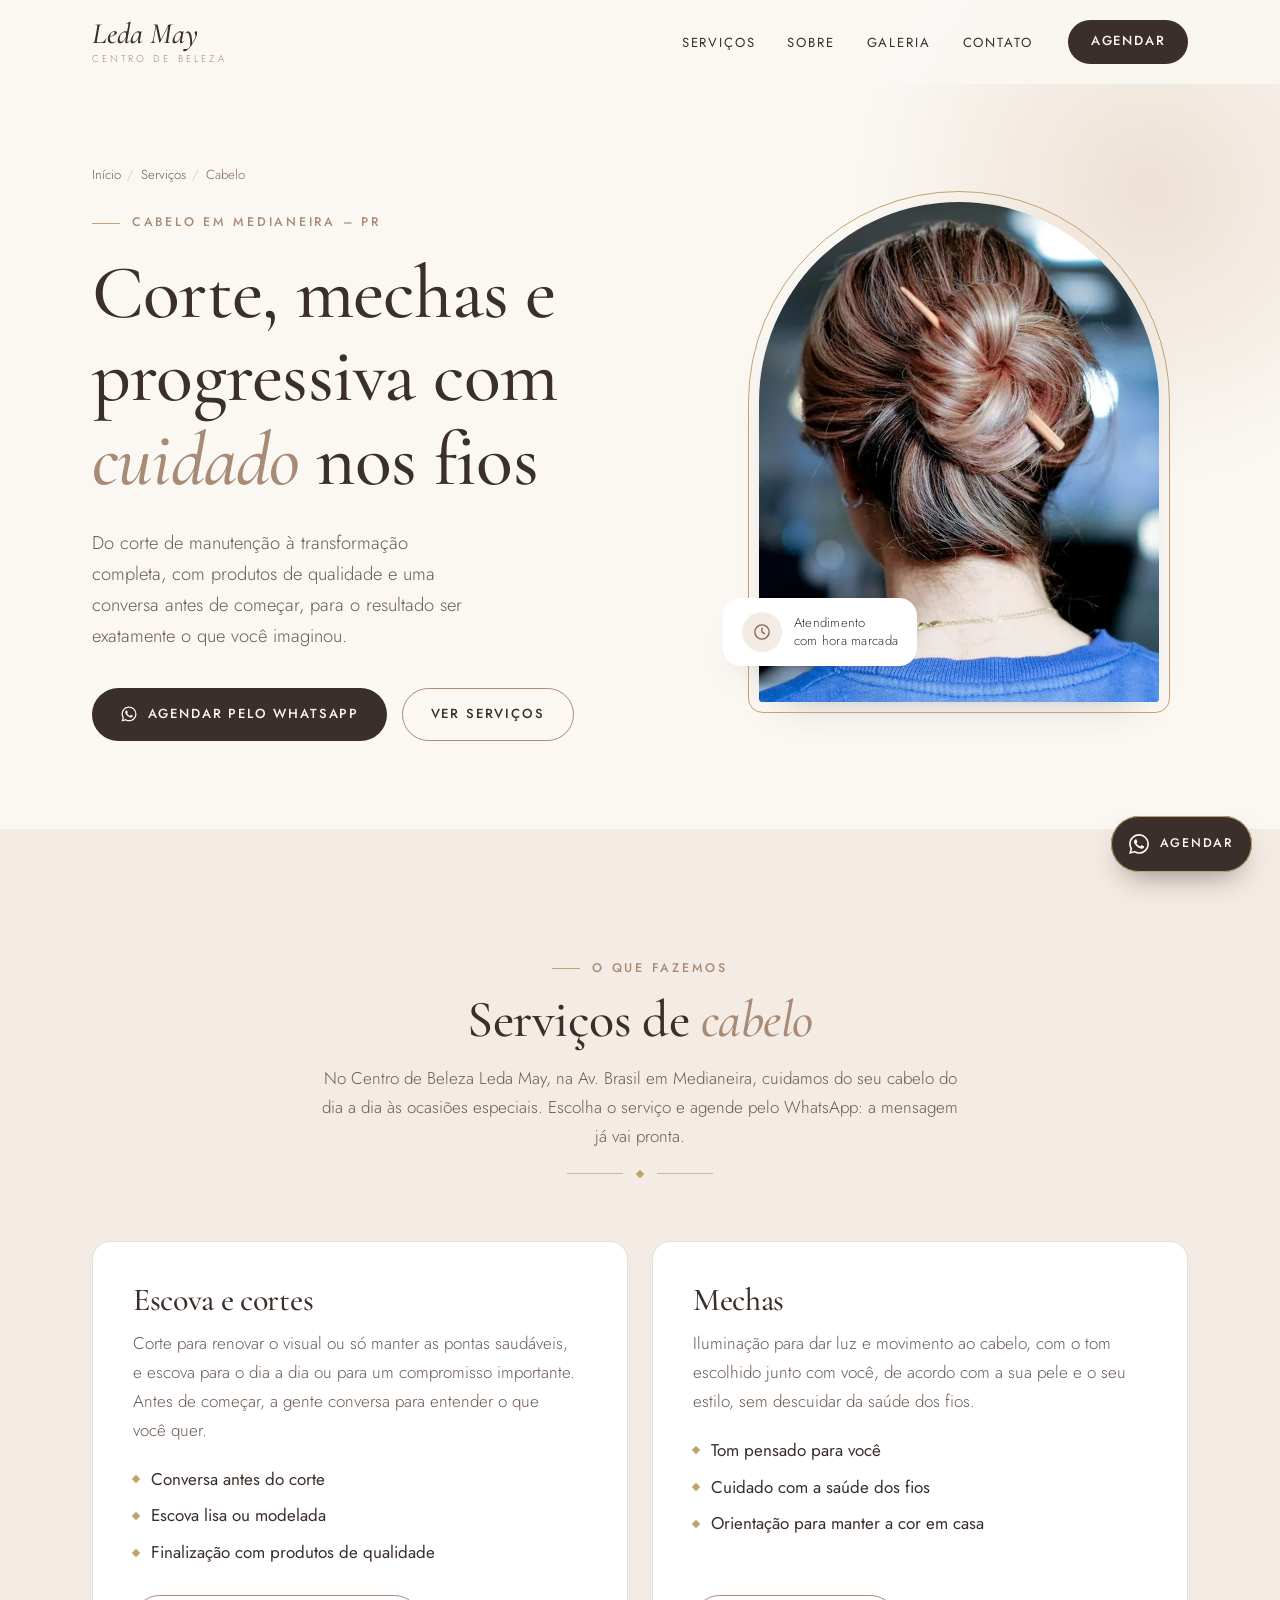
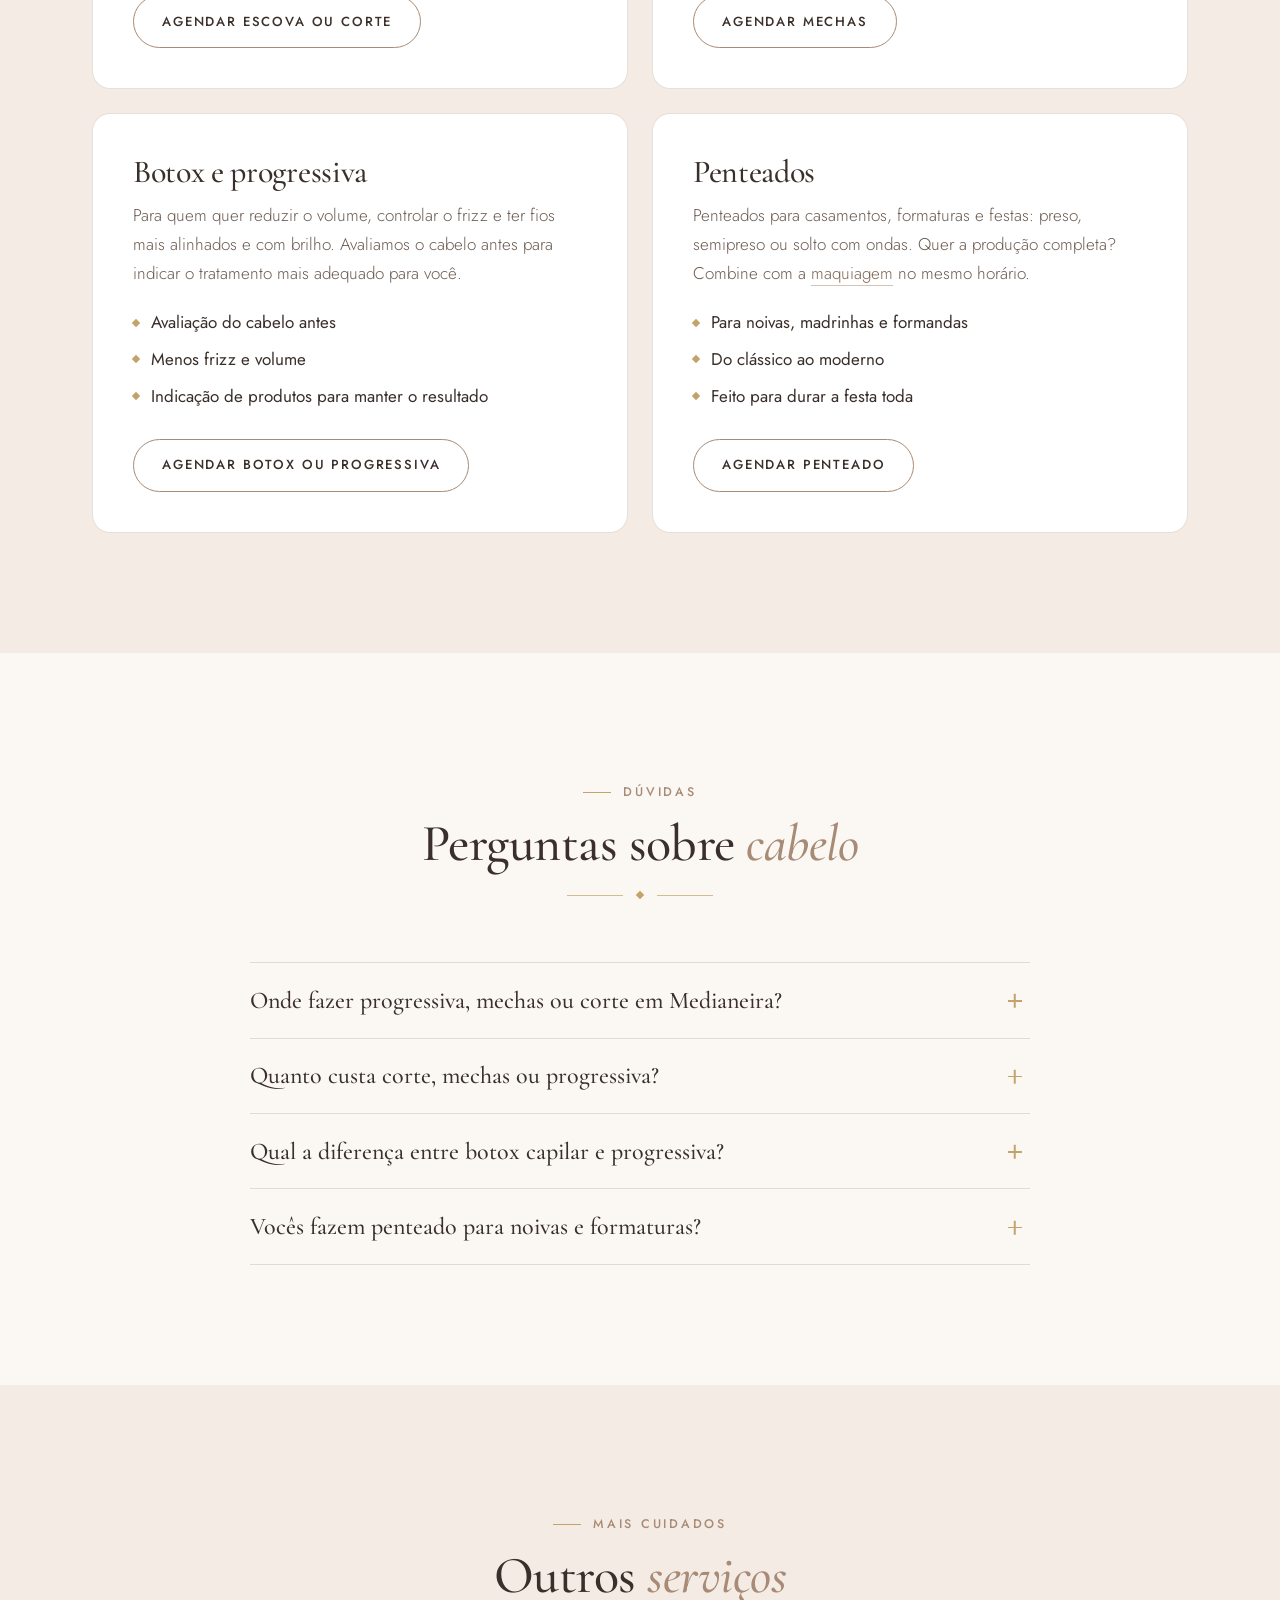
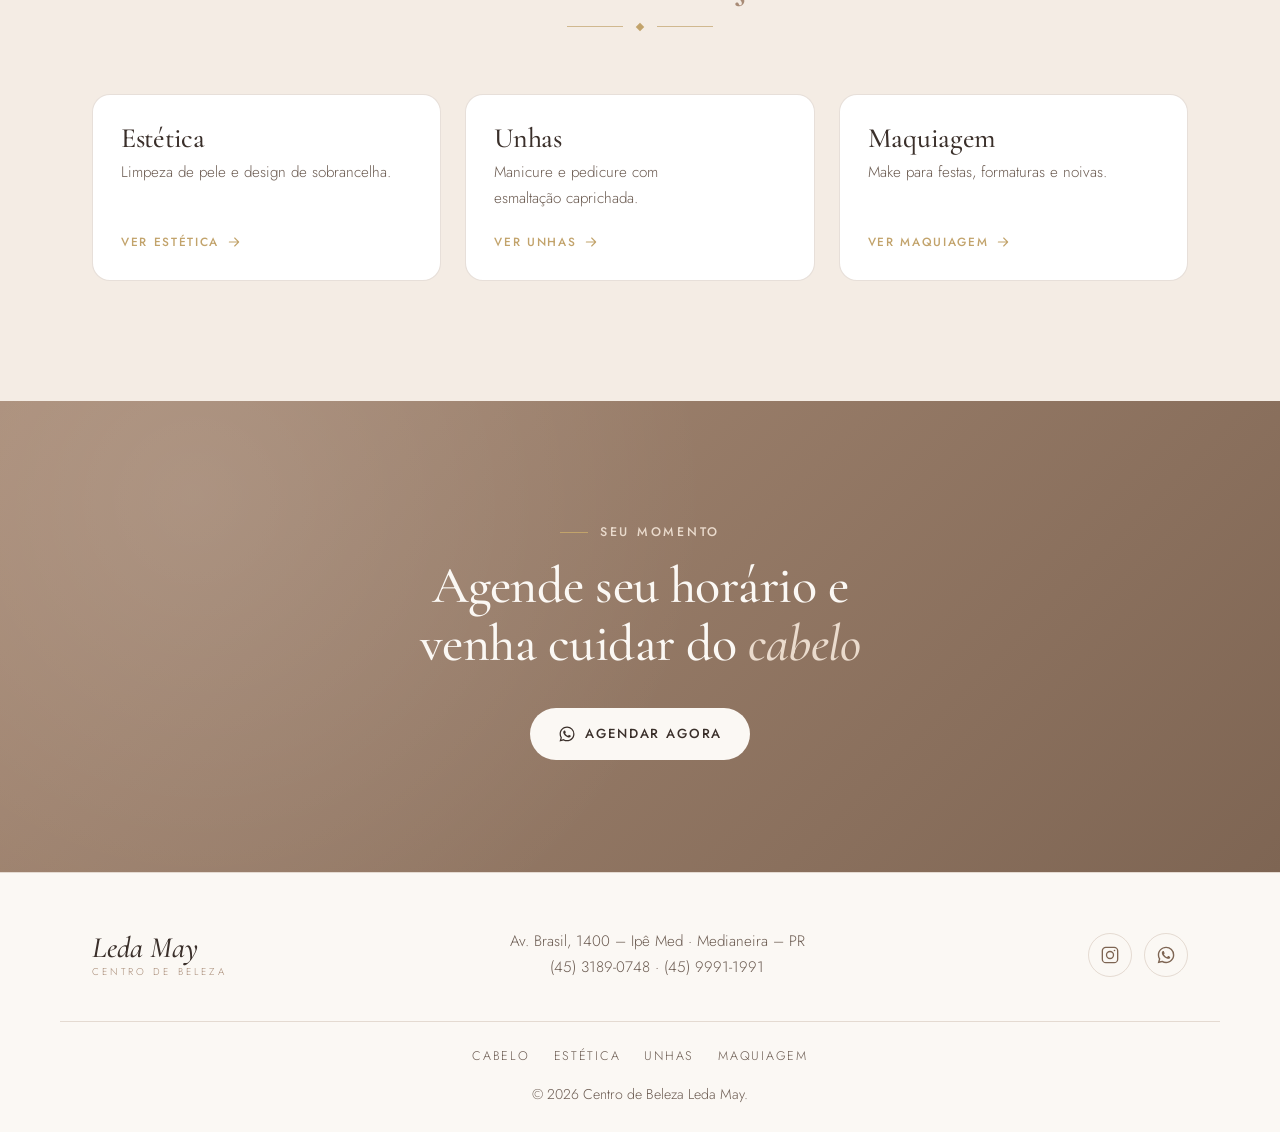
<file: cabelo/index.html>
<!doctype html>
<html lang="pt-BR">
<head>
  <meta charset="utf-8">
  <meta name="viewport" content="width=device-width, initial-scale=1">
  <title>Corte, Mechas e Progressiva em Medianeira – PR | Leda May</title>
  <meta name="description" content="Cabelo no Centro de Beleza Leda May, em Medianeira – PR: escova, cortes, mechas, botox capilar, progressiva e penteados para festas. Agende pelo WhatsApp.">
  <meta name="theme-color" content="#FBF8F4">
  <meta name="robots" content="index, follow, max-image-preview:large">
  <link rel="canonical" href="https://ledamay.com/cabelo/">

  <!-- SEO local -->
  <meta name="geo.region" content="BR-PR">
  <meta name="geo.placename" content="Medianeira">

  <!-- Open Graph (WhatsApp, Facebook, Instagram) -->
  <meta property="og:type" content="website">
  <meta property="og:locale" content="pt_BR">
  <meta property="og:site_name" content="Centro de Beleza Leda May">
  <meta property="og:url" content="https://ledamay.com/cabelo/">
  <meta property="og:title" content="Corte, mechas e progressiva em Medianeira – PR | Leda May">
  <meta property="og:description" content="Escova, cortes, mechas, botox capilar, progressiva e penteados. Agende seu horário pelo WhatsApp.">
  <meta property="og:image" content="https://ledamay.com/assets/img/og-cabelo.jpg">
  <meta property="og:image:width" content="1200">
  <meta property="og:image:height" content="630">
  <meta property="og:image:alt" content="Cabelo no Centro de Beleza Leda May, em Medianeira – PR">

  <!-- Twitter / X -->
  <meta name="twitter:card" content="summary_large_image">
  <meta name="twitter:title" content="Corte, mechas e progressiva em Medianeira – PR | Leda May">
  <meta name="twitter:description" content="Escova, cortes, mechas, botox capilar, progressiva e penteados. Agende seu horário pelo WhatsApp.">
  <meta name="twitter:image" content="https://ledamay.com/assets/img/og-cabelo.jpg">

  <!-- Ícones -->
  <link rel="icon" href="../assets/img/favicon.svg" type="image/svg+xml">
  <link rel="icon" href="../assets/img/favicon-32.png" type="image/png" sizes="32x32">
  <link rel="apple-touch-icon" href="../assets/img/apple-touch-icon.png">
  <link rel="manifest" href="../site.webmanifest">

  <!-- Fontes -->
  <link rel="preconnect" href="https://fonts.googleapis.com">
  <link rel="preconnect" href="https://fonts.gstatic.com" crossorigin>
  <link href="https://fonts.googleapis.com/css2?family=Cormorant+Garamond:ital,wght@0,400;0,500;0,600;1,400;1,500&family=Jost:wght@300;400;500&display=swap" rel="stylesheet">

  <link rel="stylesheet" href="../css/style.css">
  <script>document.documentElement.classList.add('js');</script>

  <!-- Dados estruturados (SEO local) -->
  <script type="application/ld+json">
  {
    "@context": "https://schema.org",
    "@graph": [
      {
        "@type": "BeautySalon",
        "@id": "https://ledamay.com/#salao",
        "name": "Centro de Beleza Leda May",
        "url": "https://ledamay.com/",
        "image": "https://ledamay.com/assets/img/og-cover.jpg",
        "telephone": "+55 45 3189-0748",
        "priceRange": "$$",
        "address": {
          "@type": "PostalAddress",
          "streetAddress": "Av. Brasil, 1400 - Ipê Med",
          "addressLocality": "Medianeira",
          "addressRegion": "PR",
          "addressCountry": "BR"
        }
      },
      {
        "@type": "WebPage",
        "@id": "https://ledamay.com/cabelo/#pagina",
        "url": "https://ledamay.com/cabelo/",
        "name": "Corte, Mechas e Progressiva em Medianeira – PR | Leda May",
        "inLanguage": "pt-BR",
        "isPartOf": { "@id": "https://ledamay.com/#site" },
        "about": { "@id": "https://ledamay.com/#salao" },
        "breadcrumb": { "@id": "https://ledamay.com/cabelo/#trilha" },
        "primaryImageOfPage": "https://ledamay.com/assets/img/og-cabelo.jpg"
      },
      {
        "@type": "BreadcrumbList",
        "@id": "https://ledamay.com/cabelo/#trilha",
        "itemListElement": [
          { "@type": "ListItem", "position": 1, "name": "Início", "item": "https://ledamay.com/" },
          { "@type": "ListItem", "position": 2, "name": "Serviços", "item": "https://ledamay.com/#servicos" },
          { "@type": "ListItem", "position": 3, "name": "Cabelo", "item": "https://ledamay.com/cabelo/" }
        ]
      },
      {
        "@type": "Service",
        "@id": "https://ledamay.com/cabelo/#escova-e-cortes",
        "name": "Escova e cortes",
        "serviceType": "Corte de cabelo e escova",
        "description": "Cortes e escova lisa ou modelada, com conversa antes para entender o resultado desejado.",
        "provider": { "@id": "https://ledamay.com/#salao" },
        "areaServed": { "@type": "City", "name": "Medianeira" },
        "url": "https://ledamay.com/cabelo/#escova-e-cortes"
      },
      {
        "@type": "Service",
        "@id": "https://ledamay.com/cabelo/#mechas",
        "name": "Mechas",
        "serviceType": "Mechas e luzes",
        "description": "Mechas e iluminação com tom escolhido de acordo com a pele e o estilo da cliente, com cuidado com a saúde dos fios.",
        "provider": { "@id": "https://ledamay.com/#salao" },
        "areaServed": { "@type": "City", "name": "Medianeira" },
        "url": "https://ledamay.com/cabelo/#mechas"
      },
      {
        "@type": "Service",
        "@id": "https://ledamay.com/cabelo/#botox-e-progressiva",
        "name": "Botox capilar e progressiva",
        "serviceType": "Alisamento e redução de volume",
        "description": "Botox capilar e progressiva para reduzir volume e frizz, com avaliação do cabelo antes do procedimento.",
        "provider": { "@id": "https://ledamay.com/#salao" },
        "areaServed": { "@type": "City", "name": "Medianeira" },
        "url": "https://ledamay.com/cabelo/#botox-e-progressiva"
      },
      {
        "@type": "Service",
        "@id": "https://ledamay.com/cabelo/#penteados",
        "name": "Penteados",
        "serviceType": "Penteados para festas e noivas",
        "description": "Penteados presos, semipresos ou soltos para casamentos, formaturas e festas.",
        "provider": { "@id": "https://ledamay.com/#salao" },
        "areaServed": { "@type": "City", "name": "Medianeira" },
        "url": "https://ledamay.com/cabelo/#penteados"
      },
      {
        "@type": "FAQPage",
        "@id": "https://ledamay.com/cabelo/#faq",
        "mainEntity": [
          { "@type": "Question", "name": "Onde fazer progressiva, mechas ou corte em Medianeira?", "acceptedAnswer": { "@type": "Answer", "text": "No Centro de Beleza Leda May, na Av. Brasil, 1400 – Ipê Med, em Medianeira – PR. Agende pelo WhatsApp (45) 9991-1991." } },
          { "@type": "Question", "name": "Quanto custa corte, mechas ou progressiva?", "acceptedAnswer": { "@type": "Answer", "text": "O valor depende do comprimento e da condição do cabelo. Mande uma mensagem pelo WhatsApp, de preferência com uma foto do cabelo, e passamos as informações." } },
          { "@type": "Question", "name": "Qual a diferença entre botox capilar e progressiva?", "acceptedAnswer": { "@type": "Answer", "text": "A progressiva alisa ou reduz bastante o volume, com efeito mais duradouro. O botox capilar é um tratamento que diminui o frizz e dá brilho, alinhando os fios sem alisar completamente. Na avaliação indicamos o que faz mais sentido para o seu cabelo." } },
          { "@type": "Question", "name": "Vocês fazem penteado para noivas e formaturas?", "acceptedAnswer": { "@type": "Answer", "text": "Sim. Fazemos penteados para noivas, madrinhas, formandas e convidadas, e dá para combinar com a maquiagem no mesmo horário. Para datas concorridas, agende com antecedência." } }
        ]
      }
    ]
  }
  </script>
</head>
<body>
  <a class="skip-link" href="#conteudo">Pular para o conteúdo</a>

  <!-- Ícones (sprite) -->
  <svg width="0" height="0" style="position:absolute" aria-hidden="true">
    <symbol id="i-whats" viewBox="0 0 24 24"><path fill="currentColor" d="M12.04 2C6.58 2 2.13 6.45 2.13 11.91c0 1.75.46 3.45 1.32 4.95L2.05 22l5.25-1.38a9.9 9.9 0 0 0 4.74 1.21h.01c5.46 0 9.91-4.45 9.91-9.91A9.85 9.85 0 0 0 12.04 2Zm0 18.15h-.01a8.2 8.2 0 0 1-4.19-1.15l-.3-.18-3.12.82.83-3.04-.2-.31a8.2 8.2 0 0 1-1.26-4.38c0-4.54 3.7-8.24 8.25-8.24a8.2 8.2 0 0 1 8.24 8.25c0 4.54-3.7 8.23-8.24 8.23Zm4.52-6.16c-.25-.12-1.47-.72-1.69-.81-.23-.08-.39-.12-.56.13-.16.25-.64.81-.79.97-.14.17-.29.19-.54.06-.25-.12-1.05-.39-1.99-1.23-.74-.66-1.23-1.47-1.38-1.72-.14-.25-.02-.38.11-.51.11-.11.25-.29.37-.43.13-.15.17-.25.25-.42.08-.17.04-.31-.02-.43-.06-.13-.56-1.35-.77-1.85-.2-.48-.41-.42-.56-.43h-.48a.92.92 0 0 0-.66.31c-.23.25-.87.85-.87 2.07 0 1.22.89 2.4 1.01 2.57.13.16 1.75 2.67 4.23 3.74.59.26 1.05.41 1.41.52.59.19 1.13.16 1.56.1.48-.07 1.47-.6 1.67-1.18.21-.58.21-1.07.14-1.18-.06-.1-.22-.16-.47-.29Z"/></symbol>
    <symbol id="i-insta" viewBox="0 0 24 24"><path fill="none" stroke="currentColor" stroke-width="1.6" d="M7 2.8h10A4.2 4.2 0 0 1 21.2 7v10a4.2 4.2 0 0 1-4.2 4.2H7A4.2 4.2 0 0 1 2.8 17V7A4.2 4.2 0 0 1 7 2.8Z"/><circle cx="12" cy="12" r="4.2" fill="none" stroke="currentColor" stroke-width="1.6"/><circle cx="17.4" cy="6.6" r="1" fill="currentColor"/></symbol>
    <symbol id="i-arrow" viewBox="0 0 24 24"><path fill="none" stroke="currentColor" stroke-width="1.6" stroke-linecap="round" stroke-linejoin="round" d="M5 12h14M13 6l6 6-6 6"/></symbol>
    <symbol id="i-clock" viewBox="0 0 24 24"><circle cx="12" cy="12" r="8.6" fill="none" stroke="currentColor" stroke-width="1.6"/><path fill="none" stroke="currentColor" stroke-width="1.6" stroke-linecap="round" d="M12 7.5V12l3 2"/></symbol>
  </svg>

  <!-- HEADER -->
  <header class="site-header" data-header>
    <div class="container site-header__inner">
      <a href="../" class="logo" aria-label="Leda May — início">
        <span class="logo__name">Leda May</span>
        <span class="logo__tag">Centro de Beleza</span>
      </a>

      <nav class="nav" id="menu" aria-label="Principal" data-nav>
        <ul class="nav__list">
          <li><a href="../#servicos" class="nav__link">Serviços</a></li>
          <li><a href="../#sobre" class="nav__link">Sobre</a></li>
          <li><a href="../#galeria" class="nav__link">Galeria</a></li>
          <li><a href="../#contato" class="nav__link">Contato</a></li>
        </ul>
        <a href="https://wa.me/554599911991" class="btn btn--primary nav__cta" data-servico="" target="_blank" rel="noopener">Agendar</a>
      </nav>

      <button class="nav-toggle" type="button" aria-expanded="false" aria-controls="menu" data-nav-toggle>
        <span class="sr-only">Abrir menu</span>
        <span class="nav-toggle__bar"></span>
        <span class="nav-toggle__bar"></span>
      </button>
    </div>
  </header>

  <!-- TODO salão: revisar os textos desta página (técnicas, produtos, o que está incluso em cada serviço) -->
  <main id="conteudo">
    <!-- HERO -->
    <section class="hero hero--page">
      <div class="container hero__grid">
        <div class="hero__text">
          <nav class="breadcrumb" aria-label="Você está em">
            <ol>
              <li><a href="../">Início</a></li>
              <li><a href="../#servicos">Serviços</a></li>
              <li><span aria-current="page">Cabelo</span></li>
            </ol>
          </nav>
          <h1 class="hero__title">
            <span class="eyebrow">Cabelo em Medianeira – PR</span>
            <span class="hero__headline">Corte, mechas e progressiva com <em>cuidado</em> nos fios</span>
          </h1>
          <p class="hero__lead">Do corte de manutenção à transformação completa, com produtos de qualidade e uma conversa antes de começar, para o resultado ser exatamente o que você imaginou.</p>
          <div class="hero__actions">
            <a href="https://wa.me/554599911991" class="btn btn--primary" data-servico="Cabelo" target="_blank" rel="noopener">
              <svg viewBox="0 0 24 24" aria-hidden="true"><use href="#i-whats"/></svg>
              Agendar pelo WhatsApp
            </a>
            <a href="#o-que-fazemos" class="btn btn--ghost">Ver serviços</a>
          </div>
        </div>

        <figure class="hero__media">
          <div class="arch">
            <img src="../assets/img/galeria-1.webp" alt="Cabelo com mechas iluminadas preso em coque" width="600" height="800" fetchpriority="high">
          </div>
          <figcaption class="hero__badge">
            <span class="hero__badge-icon" aria-hidden="true"><svg><use href="#i-clock"/></svg></span>
            Atendimento<br>com hora marcada
          </figcaption>
        </figure>
      </div>
    </section>

    <!-- SERVIÇOS DE CABELO -->
    <section class="section section--tint" id="o-que-fazemos">
      <div class="container">
        <header class="section-head reveal">
          <span class="eyebrow">O que fazemos</span>
          <h2>Serviços de <em>cabelo</em></h2>
          <p>No Centro de Beleza Leda May, na Av. Brasil em Medianeira, cuidamos do seu cabelo do dia a dia às ocasiões especiais. Escolha o serviço e agende pelo WhatsApp: a mensagem já vai pronta.</p>
          <div class="divider" aria-hidden="true"><span></span></div>
        </header>

        <div class="details">
          <article class="detail reveal" id="escova-e-cortes">
            <h3>Escova e cortes</h3>
            <p>Corte para renovar o visual ou só manter as pontas saudáveis, e escova para o dia a dia ou para um compromisso importante. Antes de começar, a gente conversa para entender o que você quer.</p>
            <ul class="detail__points">
              <li><span class="about__dot" aria-hidden="true"></span>Conversa antes do corte</li>
              <li><span class="about__dot" aria-hidden="true"></span>Escova lisa ou modelada</li>
              <li><span class="about__dot" aria-hidden="true"></span>Finalização com produtos de qualidade</li>
            </ul>
            <a href="https://wa.me/554599911991" class="btn btn--ghost" data-servico="Escova e cortes" target="_blank" rel="noopener">Agendar escova ou corte</a>
          </article>

          <article class="detail reveal" id="mechas">
            <h3>Mechas</h3>
            <p>Iluminação para dar luz e movimento ao cabelo, com o tom escolhido junto com você, de acordo com a sua pele e o seu estilo, sem descuidar da saúde dos fios.</p>
            <ul class="detail__points">
              <li><span class="about__dot" aria-hidden="true"></span>Tom pensado para você</li>
              <li><span class="about__dot" aria-hidden="true"></span>Cuidado com a saúde dos fios</li>
              <li><span class="about__dot" aria-hidden="true"></span>Orientação para manter a cor em casa</li>
            </ul>
            <a href="https://wa.me/554599911991" class="btn btn--ghost" data-servico="Mechas" target="_blank" rel="noopener">Agendar mechas</a>
          </article>

          <article class="detail reveal" id="botox-e-progressiva">
            <h3>Botox e progressiva</h3>
            <p>Para quem quer reduzir o volume, controlar o frizz e ter fios mais alinhados e com brilho. Avaliamos o cabelo antes para indicar o tratamento mais adequado para você.</p>
            <ul class="detail__points">
              <li><span class="about__dot" aria-hidden="true"></span>Avaliação do cabelo antes</li>
              <li><span class="about__dot" aria-hidden="true"></span>Menos frizz e volume</li>
              <li><span class="about__dot" aria-hidden="true"></span>Indicação de produtos para manter o resultado</li>
            </ul>
            <a href="https://wa.me/554599911991" class="btn btn--ghost" data-servico="Botox e Progressiva" target="_blank" rel="noopener">Agendar botox ou progressiva</a>
          </article>

          <article class="detail reveal" id="penteados">
            <h3>Penteados</h3>
            <p>Penteados para casamentos, formaturas e festas: preso, semipreso ou solto com ondas. Quer a produção completa? Combine com a <a href="../maquiagem/">maquiagem</a> no mesmo horário.</p>
            <ul class="detail__points">
              <li><span class="about__dot" aria-hidden="true"></span>Para noivas, madrinhas e formandas</li>
              <li><span class="about__dot" aria-hidden="true"></span>Do clássico ao moderno</li>
              <li><span class="about__dot" aria-hidden="true"></span>Feito para durar a festa toda</li>
            </ul>
            <a href="https://wa.me/554599911991" class="btn btn--ghost" data-servico="Penteados" target="_blank" rel="noopener">Agendar penteado</a>
          </article>
        </div>
      </div>
    </section>

    <!-- FAQ -->
    <section class="section" id="duvidas">
      <div class="container faq">
        <header class="section-head reveal">
          <span class="eyebrow">Dúvidas</span>
          <h2>Perguntas sobre <em>cabelo</em></h2>
          <div class="divider" aria-hidden="true"><span></span></div>
        </header>

        <div class="faq__list">
          <details class="faq__item reveal">
            <summary>Onde fazer progressiva, mechas ou corte em Medianeira?</summary>
            <p>No Centro de Beleza Leda May, na Av. Brasil, 1400 – Ipê Med, em Medianeira – PR. <a href="../#contato">Veja o mapa</a> ou agende pelo WhatsApp <a href="https://wa.me/554599911991" data-servico="Cabelo" target="_blank" rel="noopener">(45) 9991-1991</a>.</p>
          </details>
          <details class="faq__item reveal">
            <summary>Quanto custa corte, mechas ou progressiva?</summary>
            <p>O valor depende do comprimento e da condição do cabelo. Mande uma mensagem pelo WhatsApp, de preferência com uma foto do cabelo, e passamos as informações.</p>
          </details>
          <details class="faq__item reveal">
            <summary>Qual a diferença entre botox capilar e progressiva?</summary>
            <p>A progressiva alisa ou reduz bastante o volume, com efeito mais duradouro. O botox capilar é um tratamento que diminui o frizz e dá brilho, alinhando os fios sem alisar completamente. Na avaliação indicamos o que faz mais sentido para o seu cabelo.</p>
          </details>
          <details class="faq__item reveal">
            <summary>Vocês fazem penteado para noivas e formaturas?</summary>
            <p>Sim. Fazemos penteados para noivas, madrinhas, formandas e convidadas, e dá para combinar com a <a href="../maquiagem/">maquiagem</a> no mesmo horário. Para datas concorridas, agende com antecedência.</p>
          </details>
        </div>
      </div>
    </section>

    <!-- OUTROS SERVIÇOS -->
    <section class="section section--tint">
      <div class="container">
        <header class="section-head reveal">
          <span class="eyebrow">Mais cuidados</span>
          <h2>Outros <em>serviços</em></h2>
          <div class="divider" aria-hidden="true"><span></span></div>
        </header>
        <ul class="related">
          <li class="reveal"><a href="../estetica/" class="related__card"><h3>Estética</h3><p>Limpeza de pele e design de sobrancelha.</p><span class="service-card__more">Ver estética <svg aria-hidden="true"><use href="#i-arrow"/></svg></span></a></li>
          <li class="reveal"><a href="../unhas/" class="related__card"><h3>Unhas</h3><p>Manicure e pedicure com esmaltação caprichada.</p><span class="service-card__more">Ver unhas <svg aria-hidden="true"><use href="#i-arrow"/></svg></span></a></li>
          <li class="reveal"><a href="../maquiagem/" class="related__card"><h3>Maquiagem</h3><p>Make para festas, formaturas e noivas.</p><span class="service-card__more">Ver maquiagem <svg aria-hidden="true"><use href="#i-arrow"/></svg></span></a></li>
        </ul>
      </div>
    </section>

    <!-- CTA FINAL -->
    <section class="cta-final">
      <div class="container cta-final__inner reveal">
        <span class="eyebrow eyebrow--light">Seu momento</span>
        <h2>Agende seu horário e venha cuidar do <em>cabelo</em></h2>
        <a href="https://wa.me/554599911991" class="btn btn--light" data-servico="Cabelo" target="_blank" rel="noopener">
          <svg viewBox="0 0 24 24" aria-hidden="true"><use href="#i-whats"/></svg>
          Agendar agora
        </a>
      </div>
    </section>
  </main>

  <!-- FOOTER -->
  <footer class="site-footer">
    <div class="container site-footer__inner">
      <a href="../" class="logo" aria-label="Leda May — voltar ao início">
        <span class="logo__name">Leda May</span>
        <span class="logo__tag">Centro de Beleza</span>
      </a>
      <address class="site-footer__address">
        Av. Brasil, 1400 – Ipê Med · Medianeira – PR<br>
        <a href="tel:+554531890748">(45) 3189-0748</a> · <a href="https://wa.me/554599911991" data-servico="" target="_blank" rel="noopener">(45) 9991-1991</a>
      </address>
      <div class="site-footer__social">
        <a href="https://www.instagram.com/leda_may/" target="_blank" rel="noopener" aria-label="Instagram @leda_may"><svg aria-hidden="true"><use href="#i-insta"/></svg></a>
        <a href="https://wa.me/554599911991" data-servico="" target="_blank" rel="noopener" aria-label="WhatsApp"><svg aria-hidden="true"><use href="#i-whats"/></svg></a>
      </div>
    </div>
    <div class="container site-footer__bottom">
      <nav class="site-footer__services" aria-label="Serviços"><a href="../cabelo/" aria-current="page">Cabelo</a><a href="../estetica/">Estética</a><a href="../unhas/">Unhas</a><a href="../maquiagem/">Maquiagem</a></nav>
      <small>© <span data-year>2026</span> Centro de Beleza Leda May.</small>
    </div>
  </footer>

  <!-- Botão flutuante WhatsApp -->
  <a href="https://wa.me/554599911991" class="whats-float" data-servico="Cabelo" target="_blank" rel="noopener" aria-label="Agendar pelo WhatsApp">
    <svg aria-hidden="true"><use href="#i-whats"/></svg>
    <span class="whats-float__label">Agendar</span>
  </a>

  <script src="../js/main.js" defer></script>
</body>
</html>
</file>
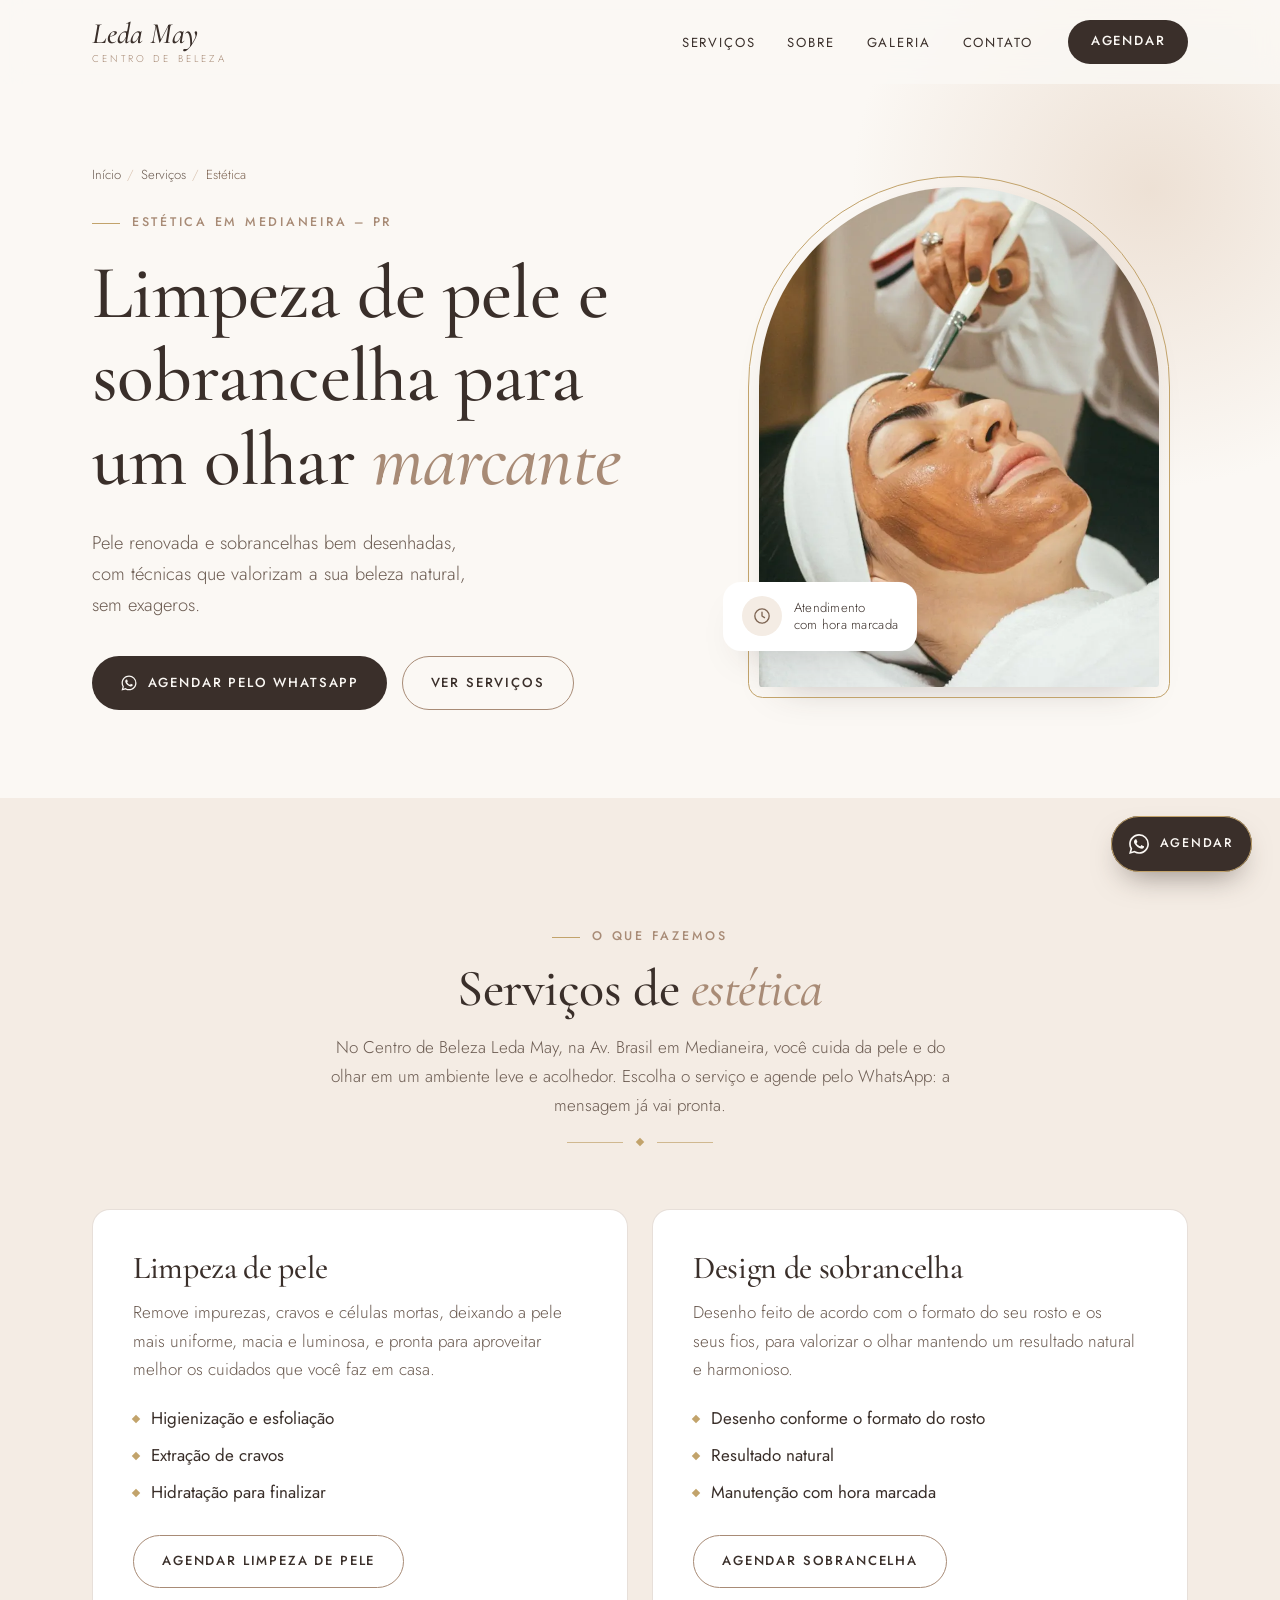
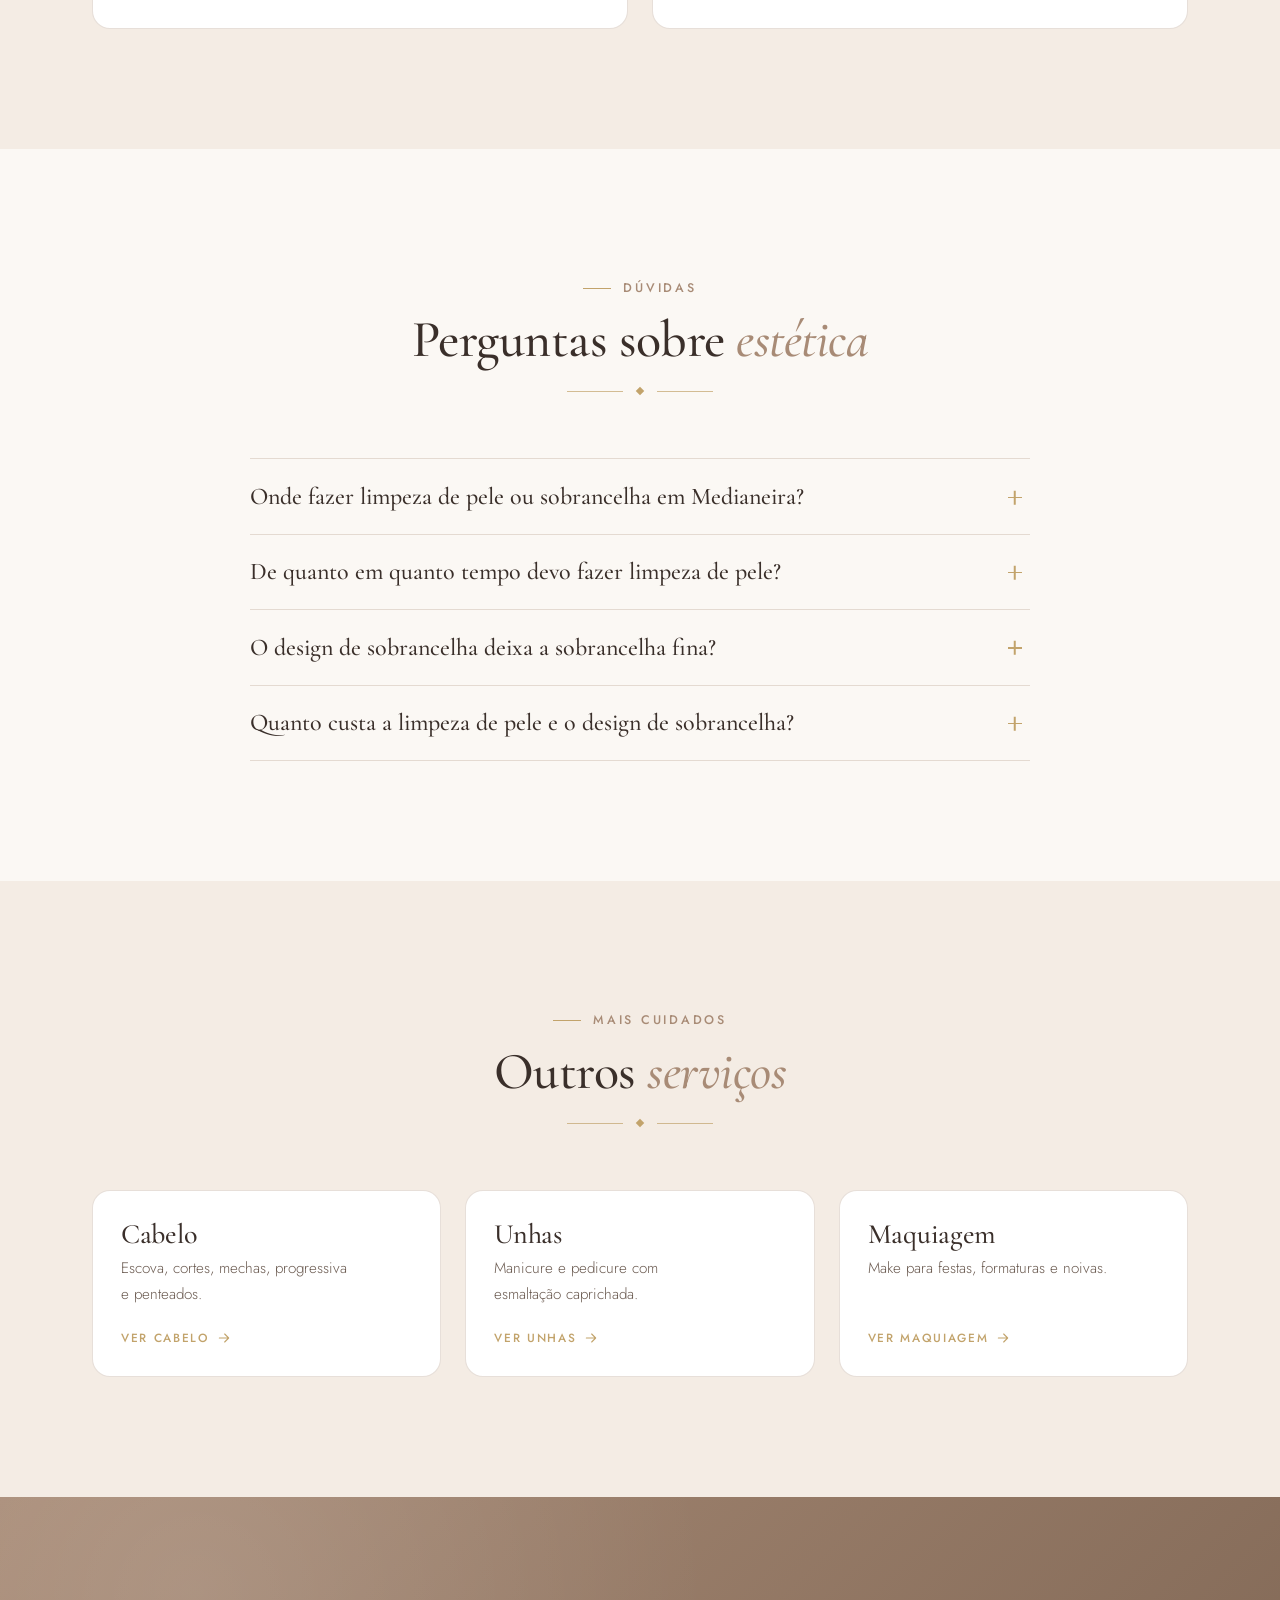
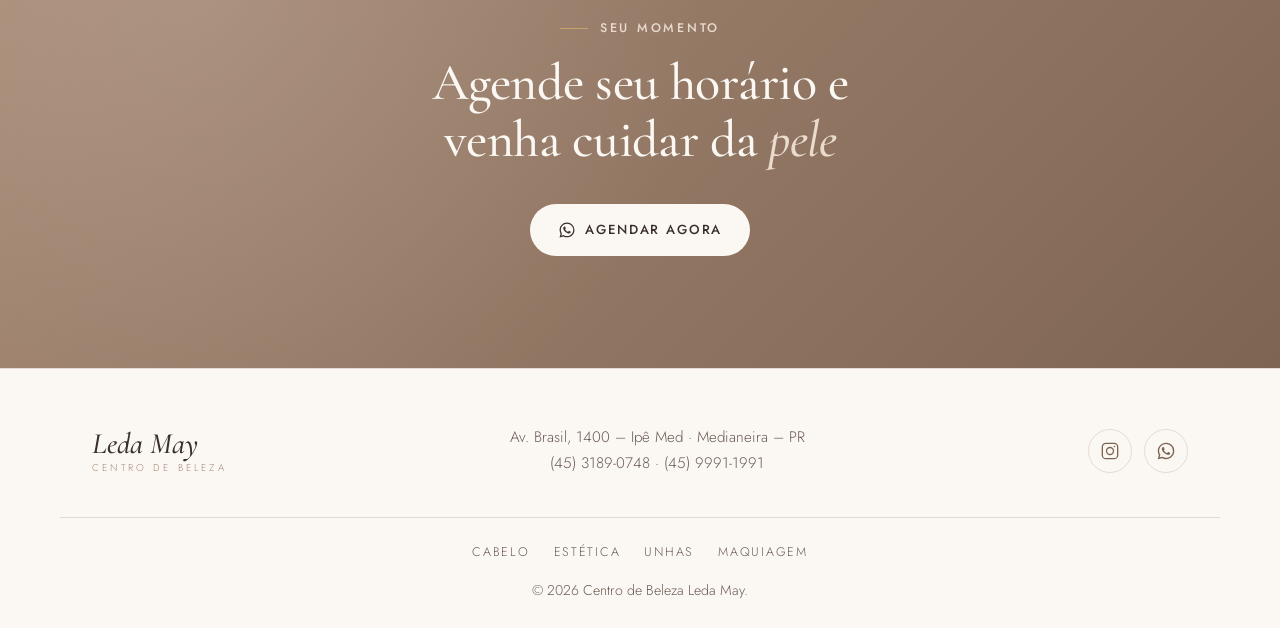
<file: estetica/index.html>
<!doctype html>
<html lang="pt-BR">
<head>
  <meta charset="utf-8">
  <meta name="viewport" content="width=device-width, initial-scale=1">
  <title>Limpeza de Pele e Sobrancelha em Medianeira – PR | Leda May</title>
  <meta name="description" content="Estética no Centro de Beleza Leda May, em Medianeira – PR: limpeza de pele e design de sobrancelha que valorizam a sua beleza natural. Agende pelo WhatsApp.">
  <meta name="theme-color" content="#FBF8F4">
  <meta name="robots" content="index, follow, max-image-preview:large">
  <link rel="canonical" href="https://ledamay.com/estetica/">

  <!-- SEO local -->
  <meta name="geo.region" content="BR-PR">
  <meta name="geo.placename" content="Medianeira">

  <!-- Open Graph (WhatsApp, Facebook, Instagram) -->
  <meta property="og:type" content="website">
  <meta property="og:locale" content="pt_BR">
  <meta property="og:site_name" content="Centro de Beleza Leda May">
  <meta property="og:url" content="https://ledamay.com/estetica/">
  <meta property="og:title" content="Limpeza de pele e sobrancelha em Medianeira – PR | Leda May">
  <meta property="og:description" content="Limpeza de pele e design de sobrancelha com técnicas que valorizam a sua beleza natural. Agende pelo WhatsApp.">
  <meta property="og:image" content="https://ledamay.com/assets/img/og-estetica.jpg">
  <meta property="og:image:width" content="1200">
  <meta property="og:image:height" content="630">
  <meta property="og:image:alt" content="Estética no Centro de Beleza Leda May, em Medianeira – PR">

  <!-- Twitter / X -->
  <meta name="twitter:card" content="summary_large_image">
  <meta name="twitter:title" content="Limpeza de pele e sobrancelha em Medianeira – PR | Leda May">
  <meta name="twitter:description" content="Limpeza de pele e design de sobrancelha com técnicas que valorizam a sua beleza natural. Agende pelo WhatsApp.">
  <meta name="twitter:image" content="https://ledamay.com/assets/img/og-estetica.jpg">

  <!-- Ícones -->
  <link rel="icon" href="../assets/img/favicon.svg" type="image/svg+xml">
  <link rel="icon" href="../assets/img/favicon-32.png" type="image/png" sizes="32x32">
  <link rel="apple-touch-icon" href="../assets/img/apple-touch-icon.png">
  <link rel="manifest" href="../site.webmanifest">

  <!-- Fontes -->
  <link rel="preconnect" href="https://fonts.googleapis.com">
  <link rel="preconnect" href="https://fonts.gstatic.com" crossorigin>
  <link href="https://fonts.googleapis.com/css2?family=Cormorant+Garamond:ital,wght@0,400;0,500;0,600;1,400;1,500&family=Jost:wght@300;400;500&display=swap" rel="stylesheet">

  <link rel="stylesheet" href="../css/style.css">
  <script>document.documentElement.classList.add('js');</script>

  <!-- Dados estruturados (SEO local) -->
  <script type="application/ld+json">
  {
    "@context": "https://schema.org",
    "@graph": [
      {
        "@type": "BeautySalon",
        "@id": "https://ledamay.com/#salao",
        "name": "Centro de Beleza Leda May",
        "url": "https://ledamay.com/",
        "image": "https://ledamay.com/assets/img/og-cover.jpg",
        "telephone": "+55 45 3189-0748",
        "priceRange": "$$",
        "address": {
          "@type": "PostalAddress",
          "streetAddress": "Av. Brasil, 1400 - Ipê Med",
          "addressLocality": "Medianeira",
          "addressRegion": "PR",
          "addressCountry": "BR"
        }
      },
      {
        "@type": "WebPage",
        "@id": "https://ledamay.com/estetica/#pagina",
        "url": "https://ledamay.com/estetica/",
        "name": "Limpeza de Pele e Sobrancelha em Medianeira – PR | Leda May",
        "inLanguage": "pt-BR",
        "isPartOf": { "@id": "https://ledamay.com/#site" },
        "about": { "@id": "https://ledamay.com/#salao" },
        "breadcrumb": { "@id": "https://ledamay.com/estetica/#trilha" },
        "primaryImageOfPage": "https://ledamay.com/assets/img/og-estetica.jpg"
      },
      {
        "@type": "BreadcrumbList",
        "@id": "https://ledamay.com/estetica/#trilha",
        "itemListElement": [
          { "@type": "ListItem", "position": 1, "name": "Início", "item": "https://ledamay.com/" },
          { "@type": "ListItem", "position": 2, "name": "Serviços", "item": "https://ledamay.com/#servicos" },
          { "@type": "ListItem", "position": 3, "name": "Estética", "item": "https://ledamay.com/estetica/" }
        ]
      },
      {
        "@type": "Service",
        "@id": "https://ledamay.com/estetica/#limpeza-de-pele",
        "name": "Limpeza de pele",
        "serviceType": "Limpeza de pele",
        "description": "Limpeza de pele para remover impurezas e cravos, deixando a pele mais uniforme, macia e luminosa.",
        "provider": { "@id": "https://ledamay.com/#salao" },
        "areaServed": { "@type": "City", "name": "Medianeira" },
        "url": "https://ledamay.com/estetica/#limpeza-de-pele"
      },
      {
        "@type": "Service",
        "@id": "https://ledamay.com/estetica/#design-de-sobrancelha",
        "name": "Design de sobrancelha",
        "serviceType": "Design de sobrancelha",
        "description": "Design de sobrancelha de acordo com o formato do rosto, para valorizar o olhar com resultado natural.",
        "provider": { "@id": "https://ledamay.com/#salao" },
        "areaServed": { "@type": "City", "name": "Medianeira" },
        "url": "https://ledamay.com/estetica/#design-de-sobrancelha"
      },
      {
        "@type": "FAQPage",
        "@id": "https://ledamay.com/estetica/#faq",
        "mainEntity": [
          { "@type": "Question", "name": "Onde fazer limpeza de pele ou sobrancelha em Medianeira?", "acceptedAnswer": { "@type": "Answer", "text": "No Centro de Beleza Leda May, na Av. Brasil, 1400 – Ipê Med, em Medianeira – PR. Agende pelo WhatsApp (45) 9991-1991." } },
          { "@type": "Question", "name": "De quanto em quanto tempo devo fazer limpeza de pele?", "acceptedAnswer": { "@type": "Answer", "text": "Em geral, a cada 30 a 60 dias, dependendo do tipo de pele. No atendimento indicamos a frequência ideal para você." } },
          { "@type": "Question", "name": "O design de sobrancelha deixa a sobrancelha fina?", "acceptedAnswer": { "@type": "Answer", "text": "Não. O desenho respeita os seus fios e o formato do rosto. A ideia é valorizar o olhar com naturalidade." } },
          { "@type": "Question", "name": "Quanto custa a limpeza de pele e o design de sobrancelha?", "acceptedAnswer": { "@type": "Answer", "text": "Consulte os valores pelo WhatsApp (45) 9991-1991: respondemos com as informações e os horários disponíveis." } }
        ]
      }
    ]
  }
  </script>
</head>
<body>
  <a class="skip-link" href="#conteudo">Pular para o conteúdo</a>

  <!-- Ícones (sprite) -->
  <svg width="0" height="0" style="position:absolute" aria-hidden="true">
    <symbol id="i-whats" viewBox="0 0 24 24"><path fill="currentColor" d="M12.04 2C6.58 2 2.13 6.45 2.13 11.91c0 1.75.46 3.45 1.32 4.95L2.05 22l5.25-1.38a9.9 9.9 0 0 0 4.74 1.21h.01c5.46 0 9.91-4.45 9.91-9.91A9.85 9.85 0 0 0 12.04 2Zm0 18.15h-.01a8.2 8.2 0 0 1-4.19-1.15l-.3-.18-3.12.82.83-3.04-.2-.31a8.2 8.2 0 0 1-1.26-4.38c0-4.54 3.7-8.24 8.25-8.24a8.2 8.2 0 0 1 8.24 8.25c0 4.54-3.7 8.23-8.24 8.23Zm4.52-6.16c-.25-.12-1.47-.72-1.69-.81-.23-.08-.39-.12-.56.13-.16.25-.64.81-.79.97-.14.17-.29.19-.54.06-.25-.12-1.05-.39-1.99-1.23-.74-.66-1.23-1.47-1.38-1.72-.14-.25-.02-.38.11-.51.11-.11.25-.29.37-.43.13-.15.17-.25.25-.42.08-.17.04-.31-.02-.43-.06-.13-.56-1.35-.77-1.85-.2-.48-.41-.42-.56-.43h-.48a.92.92 0 0 0-.66.31c-.23.25-.87.85-.87 2.07 0 1.22.89 2.4 1.01 2.57.13.16 1.75 2.67 4.23 3.74.59.26 1.05.41 1.41.52.59.19 1.13.16 1.56.1.48-.07 1.47-.6 1.67-1.18.21-.58.21-1.07.14-1.18-.06-.1-.22-.16-.47-.29Z"/></symbol>
    <symbol id="i-insta" viewBox="0 0 24 24"><path fill="none" stroke="currentColor" stroke-width="1.6" d="M7 2.8h10A4.2 4.2 0 0 1 21.2 7v10a4.2 4.2 0 0 1-4.2 4.2H7A4.2 4.2 0 0 1 2.8 17V7A4.2 4.2 0 0 1 7 2.8Z"/><circle cx="12" cy="12" r="4.2" fill="none" stroke="currentColor" stroke-width="1.6"/><circle cx="17.4" cy="6.6" r="1" fill="currentColor"/></symbol>
    <symbol id="i-arrow" viewBox="0 0 24 24"><path fill="none" stroke="currentColor" stroke-width="1.6" stroke-linecap="round" stroke-linejoin="round" d="M5 12h14M13 6l6 6-6 6"/></symbol>
    <symbol id="i-clock" viewBox="0 0 24 24"><circle cx="12" cy="12" r="8.6" fill="none" stroke="currentColor" stroke-width="1.6"/><path fill="none" stroke="currentColor" stroke-width="1.6" stroke-linecap="round" d="M12 7.5V12l3 2"/></symbol>
  </svg>

  <!-- HEADER -->
  <header class="site-header" data-header>
    <div class="container site-header__inner">
      <a href="../" class="logo" aria-label="Leda May — início">
        <span class="logo__name">Leda May</span>
        <span class="logo__tag">Centro de Beleza</span>
      </a>

      <nav class="nav" id="menu" aria-label="Principal" data-nav>
        <ul class="nav__list">
          <li><a href="../#servicos" class="nav__link">Serviços</a></li>
          <li><a href="../#sobre" class="nav__link">Sobre</a></li>
          <li><a href="../#galeria" class="nav__link">Galeria</a></li>
          <li><a href="../#contato" class="nav__link">Contato</a></li>
        </ul>
        <a href="https://wa.me/554599911991" class="btn btn--primary nav__cta" data-servico="" target="_blank" rel="noopener">Agendar</a>
      </nav>

      <button class="nav-toggle" type="button" aria-expanded="false" aria-controls="menu" data-nav-toggle>
        <span class="sr-only">Abrir menu</span>
        <span class="nav-toggle__bar"></span>
        <span class="nav-toggle__bar"></span>
      </button>
    </div>
  </header>

  <!-- TODO salão: revisar os textos desta página (etapas da limpeza de pele, técnica da sobrancelha) -->
  <main id="conteudo">
    <!-- HERO -->
    <section class="hero hero--page">
      <div class="container hero__grid">
        <div class="hero__text">
          <nav class="breadcrumb" aria-label="Você está em">
            <ol>
              <li><a href="../">Início</a></li>
              <li><a href="../#servicos">Serviços</a></li>
              <li><span aria-current="page">Estética</span></li>
            </ol>
          </nav>
          <h1 class="hero__title">
            <span class="eyebrow">Estética em Medianeira – PR</span>
            <span class="hero__headline">Limpeza de pele e sobrancelha para um olhar <em>marcante</em></span>
          </h1>
          <p class="hero__lead">Pele renovada e sobrancelhas bem desenhadas, com técnicas que valorizam a sua beleza natural, sem exageros.</p>
          <div class="hero__actions">
            <a href="https://wa.me/554599911991" class="btn btn--primary" data-servico="Estética" target="_blank" rel="noopener">
              <svg viewBox="0 0 24 24" aria-hidden="true"><use href="#i-whats"/></svg>
              Agendar pelo WhatsApp
            </a>
            <a href="#o-que-fazemos" class="btn btn--ghost">Ver serviços</a>
          </div>
        </div>

        <figure class="hero__media">
          <div class="arch">
            <img src="../assets/img/galeria-4.webp" alt="Aplicação de máscara facial em limpeza de pele" width="900" height="900" fetchpriority="high">
          </div>
          <figcaption class="hero__badge">
            <span class="hero__badge-icon" aria-hidden="true"><svg><use href="#i-clock"/></svg></span>
            Atendimento<br>com hora marcada
          </figcaption>
        </figure>
      </div>
    </section>

    <!-- SERVIÇOS DE ESTÉTICA -->
    <section class="section section--tint" id="o-que-fazemos">
      <div class="container">
        <header class="section-head reveal">
          <span class="eyebrow">O que fazemos</span>
          <h2>Serviços de <em>estética</em></h2>
          <p>No Centro de Beleza Leda May, na Av. Brasil em Medianeira, você cuida da pele e do olhar em um ambiente leve e acolhedor. Escolha o serviço e agende pelo WhatsApp: a mensagem já vai pronta.</p>
          <div class="divider" aria-hidden="true"><span></span></div>
        </header>

        <div class="details">
          <article class="detail reveal" id="limpeza-de-pele">
            <h3>Limpeza de pele</h3>
            <p>Remove impurezas, cravos e células mortas, deixando a pele mais uniforme, macia e luminosa, e pronta para aproveitar melhor os cuidados que você faz em casa.</p>
            <ul class="detail__points">
              <li><span class="about__dot" aria-hidden="true"></span>Higienização e esfoliação</li>
              <li><span class="about__dot" aria-hidden="true"></span>Extração de cravos</li>
              <li><span class="about__dot" aria-hidden="true"></span>Hidratação para finalizar</li>
            </ul>
            <a href="https://wa.me/554599911991" class="btn btn--ghost" data-servico="Limpeza de pele" target="_blank" rel="noopener">Agendar limpeza de pele</a>
          </article>

          <article class="detail reveal" id="design-de-sobrancelha">
            <h3>Design de sobrancelha</h3>
            <p>Desenho feito de acordo com o formato do seu rosto e os seus fios, para valorizar o olhar mantendo um resultado natural e harmonioso.</p>
            <ul class="detail__points">
              <li><span class="about__dot" aria-hidden="true"></span>Desenho conforme o formato do rosto</li>
              <li><span class="about__dot" aria-hidden="true"></span>Resultado natural</li>
              <li><span class="about__dot" aria-hidden="true"></span>Manutenção com hora marcada</li>
            </ul>
            <a href="https://wa.me/554599911991" class="btn btn--ghost" data-servico="Design de sobrancelha" target="_blank" rel="noopener">Agendar sobrancelha</a>
          </article>
        </div>
      </div>
    </section>

    <!-- FAQ -->
    <section class="section" id="duvidas">
      <div class="container faq">
        <header class="section-head reveal">
          <span class="eyebrow">Dúvidas</span>
          <h2>Perguntas sobre <em>estética</em></h2>
          <div class="divider" aria-hidden="true"><span></span></div>
        </header>

        <div class="faq__list">
          <details class="faq__item reveal">
            <summary>Onde fazer limpeza de pele ou sobrancelha em Medianeira?</summary>
            <p>No Centro de Beleza Leda May, na Av. Brasil, 1400 – Ipê Med, em Medianeira – PR. <a href="../#contato">Veja o mapa</a> ou agende pelo WhatsApp <a href="https://wa.me/554599911991" data-servico="Estética" target="_blank" rel="noopener">(45) 9991-1991</a>.</p>
          </details>
          <details class="faq__item reveal">
            <summary>De quanto em quanto tempo devo fazer limpeza de pele?</summary>
            <p>Em geral, a cada 30 a 60 dias, dependendo do tipo de pele. No atendimento indicamos a frequência ideal para você.</p>
          </details>
          <details class="faq__item reveal">
            <summary>O design de sobrancelha deixa a sobrancelha fina?</summary>
            <p>Não. O desenho respeita os seus fios e o formato do rosto. A ideia é valorizar o olhar com naturalidade.</p>
          </details>
          <details class="faq__item reveal">
            <summary>Quanto custa a limpeza de pele e o design de sobrancelha?</summary>
            <p>Consulte os valores pelo WhatsApp <a href="https://wa.me/554599911991" data-servico="Estética" target="_blank" rel="noopener">(45) 9991-1991</a>: respondemos com as informações e os horários disponíveis.</p>
          </details>
        </div>
      </div>
    </section>

    <!-- OUTROS SERVIÇOS -->
    <section class="section section--tint">
      <div class="container">
        <header class="section-head reveal">
          <span class="eyebrow">Mais cuidados</span>
          <h2>Outros <em>serviços</em></h2>
          <div class="divider" aria-hidden="true"><span></span></div>
        </header>
        <ul class="related">
          <li class="reveal"><a href="../cabelo/" class="related__card"><h3>Cabelo</h3><p>Escova, cortes, mechas, progressiva e penteados.</p><span class="service-card__more">Ver cabelo <svg aria-hidden="true"><use href="#i-arrow"/></svg></span></a></li>
          <li class="reveal"><a href="../unhas/" class="related__card"><h3>Unhas</h3><p>Manicure e pedicure com esmaltação caprichada.</p><span class="service-card__more">Ver unhas <svg aria-hidden="true"><use href="#i-arrow"/></svg></span></a></li>
          <li class="reveal"><a href="../maquiagem/" class="related__card"><h3>Maquiagem</h3><p>Make para festas, formaturas e noivas.</p><span class="service-card__more">Ver maquiagem <svg aria-hidden="true"><use href="#i-arrow"/></svg></span></a></li>
        </ul>
      </div>
    </section>

    <!-- CTA FINAL -->
    <section class="cta-final">
      <div class="container cta-final__inner reveal">
        <span class="eyebrow eyebrow--light">Seu momento</span>
        <h2>Agende seu horário e venha cuidar da <em>pele</em></h2>
        <a href="https://wa.me/554599911991" class="btn btn--light" data-servico="Estética" target="_blank" rel="noopener">
          <svg viewBox="0 0 24 24" aria-hidden="true"><use href="#i-whats"/></svg>
          Agendar agora
        </a>
      </div>
    </section>
  </main>

  <!-- FOOTER -->
  <footer class="site-footer">
    <div class="container site-footer__inner">
      <a href="../" class="logo" aria-label="Leda May — voltar ao início">
        <span class="logo__name">Leda May</span>
        <span class="logo__tag">Centro de Beleza</span>
      </a>
      <address class="site-footer__address">
        Av. Brasil, 1400 – Ipê Med · Medianeira – PR<br>
        <a href="tel:+554531890748">(45) 3189-0748</a> · <a href="https://wa.me/554599911991" data-servico="" target="_blank" rel="noopener">(45) 9991-1991</a>
      </address>
      <div class="site-footer__social">
        <a href="https://www.instagram.com/leda_may/" target="_blank" rel="noopener" aria-label="Instagram @leda_may"><svg aria-hidden="true"><use href="#i-insta"/></svg></a>
        <a href="https://wa.me/554599911991" data-servico="" target="_blank" rel="noopener" aria-label="WhatsApp"><svg aria-hidden="true"><use href="#i-whats"/></svg></a>
      </div>
    </div>
    <div class="container site-footer__bottom">
      <nav class="site-footer__services" aria-label="Serviços"><a href="../cabelo/">Cabelo</a><a href="../estetica/" aria-current="page">Estética</a><a href="../unhas/">Unhas</a><a href="../maquiagem/">Maquiagem</a></nav>
      <small>© <span data-year>2026</span> Centro de Beleza Leda May.</small>
    </div>
  </footer>

  <!-- Botão flutuante WhatsApp -->
  <a href="https://wa.me/554599911991" class="whats-float" data-servico="Estética" target="_blank" rel="noopener" aria-label="Agendar pelo WhatsApp">
    <svg aria-hidden="true"><use href="#i-whats"/></svg>
    <span class="whats-float__label">Agendar</span>
  </a>

  <script src="../js/main.js" defer></script>
</body>
</html>
</file>
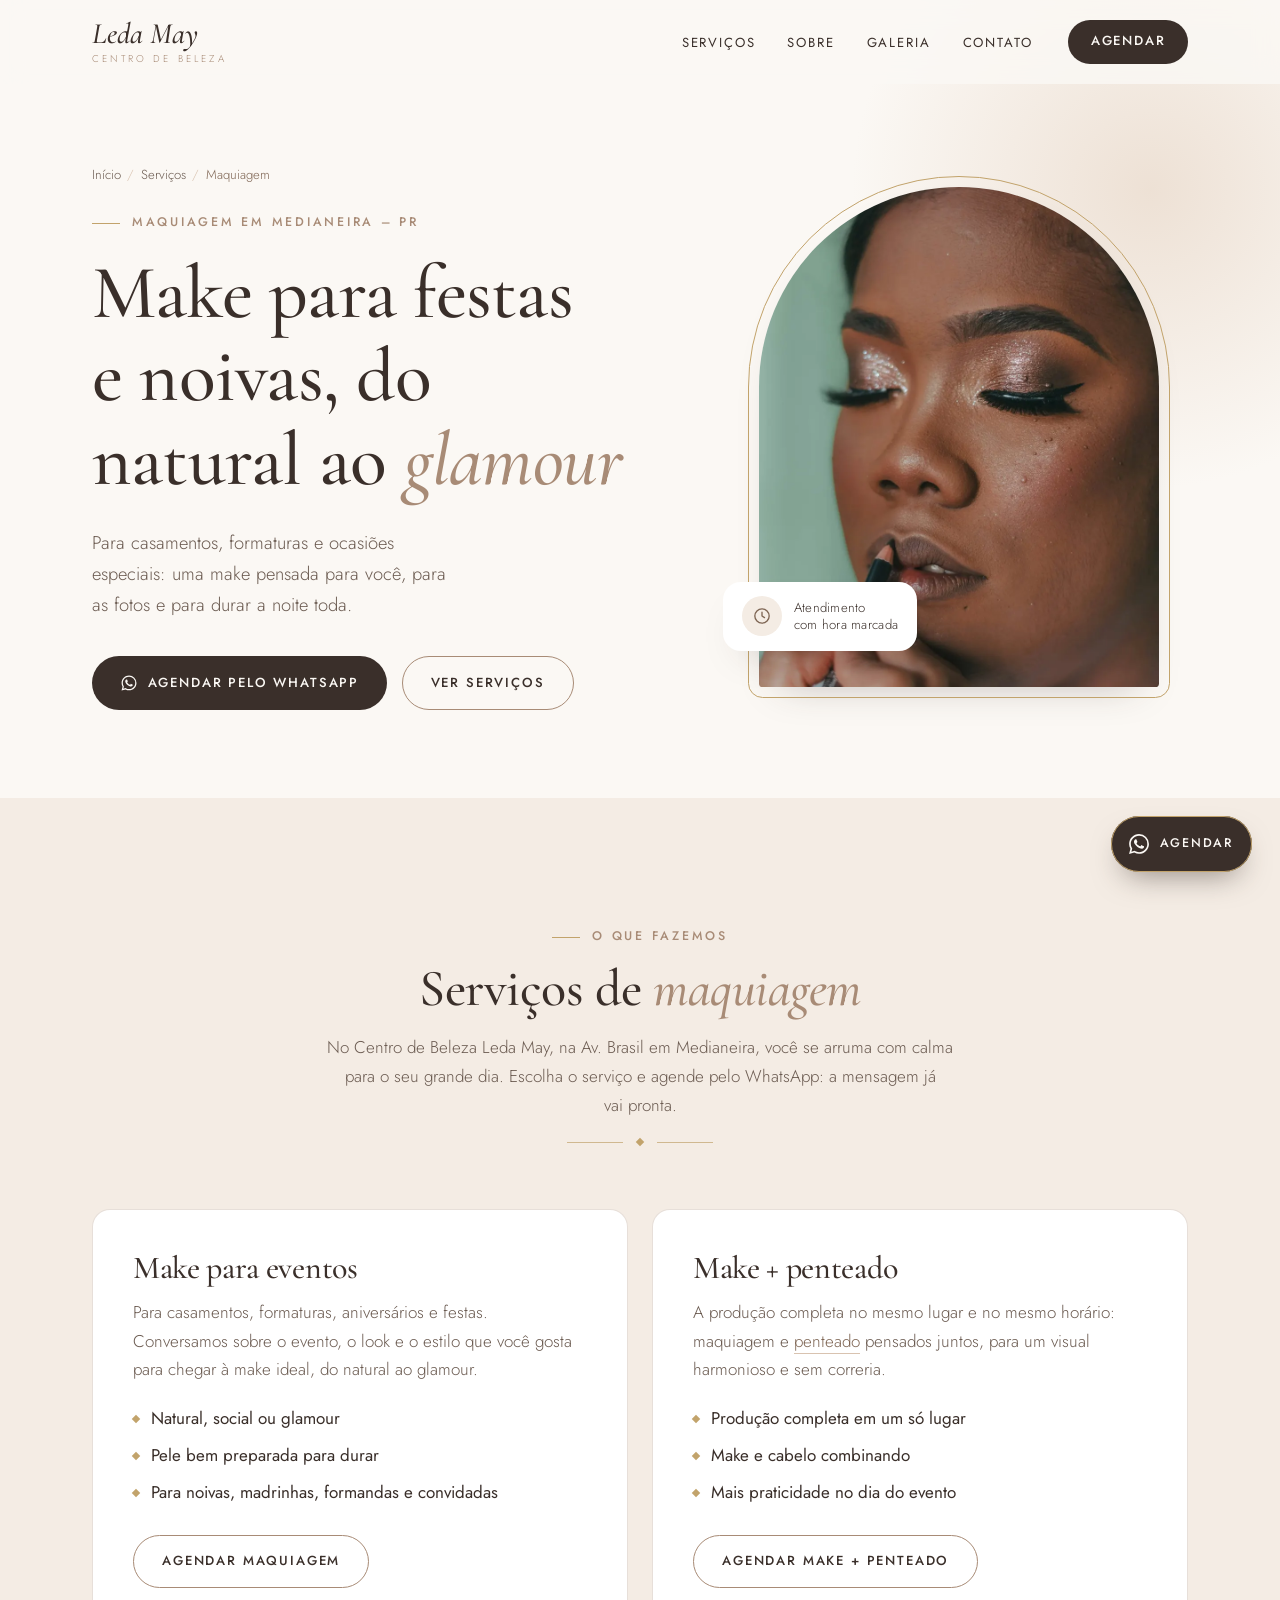
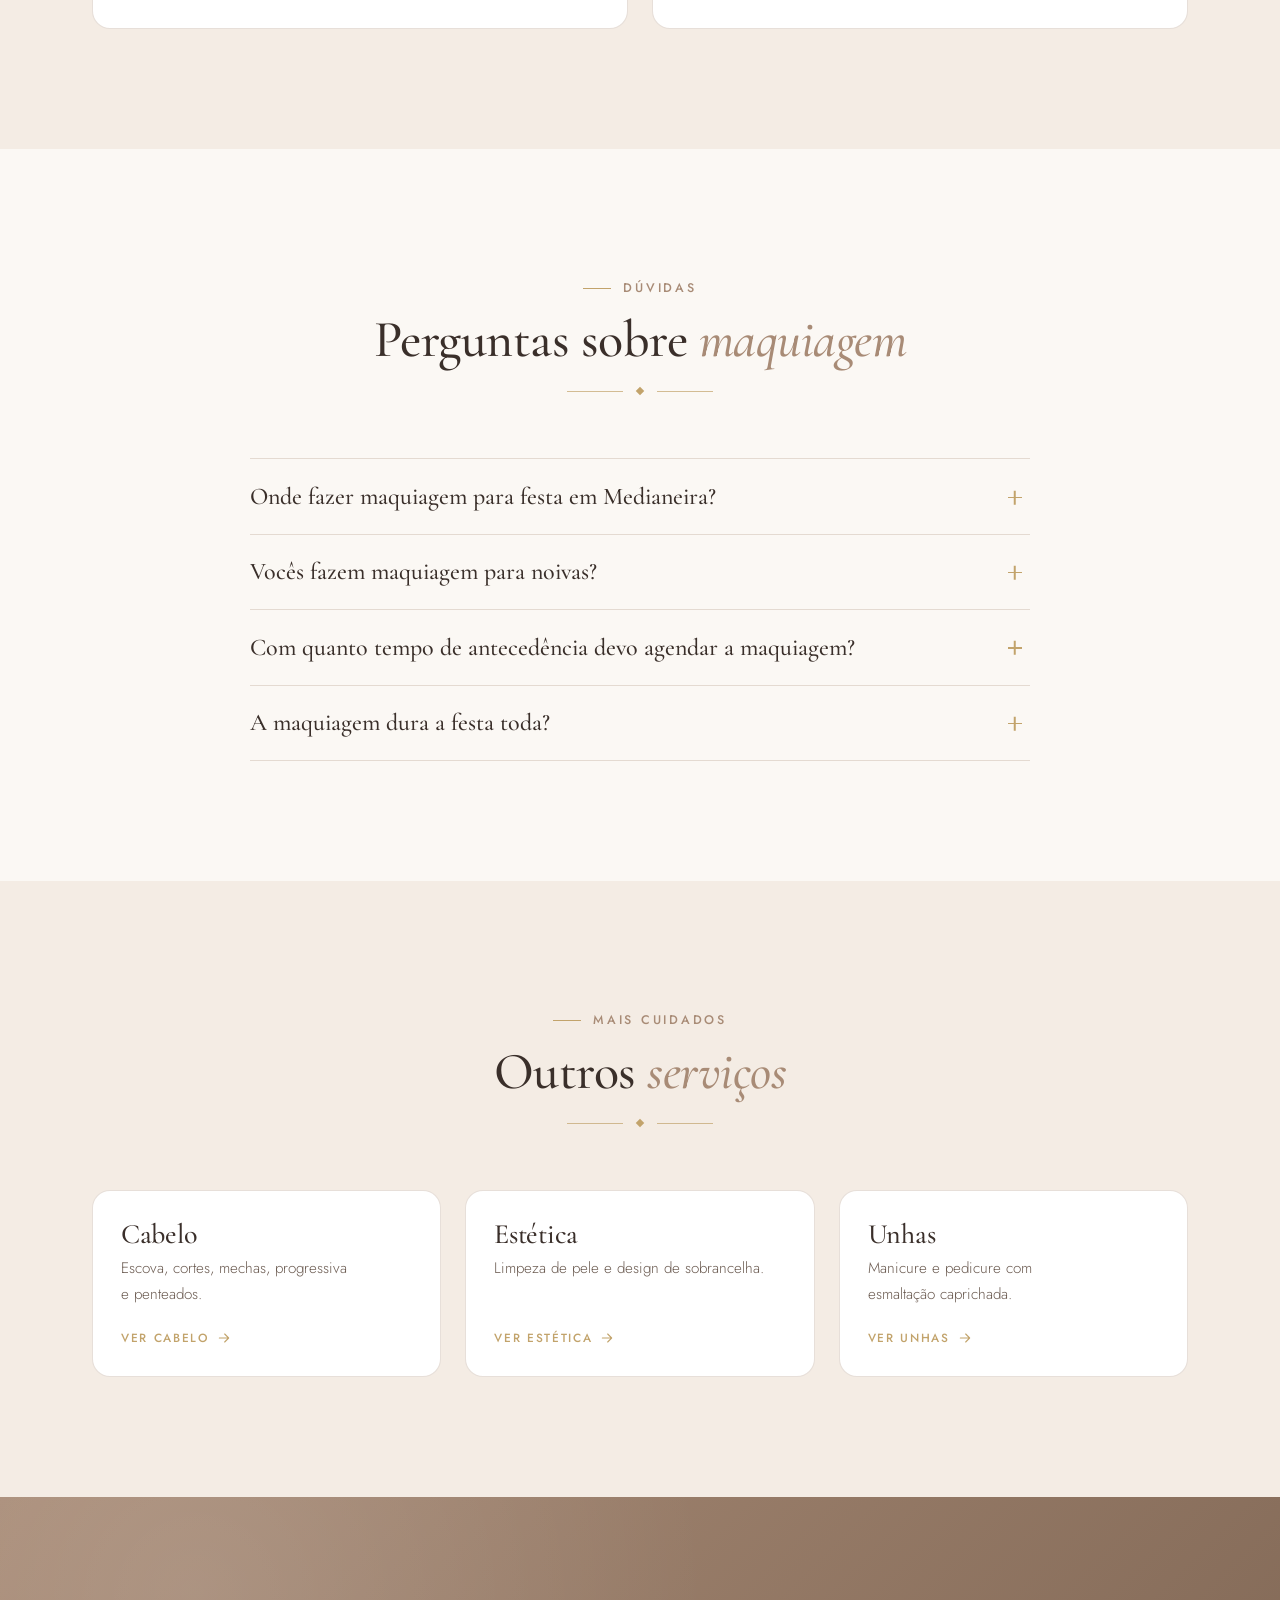
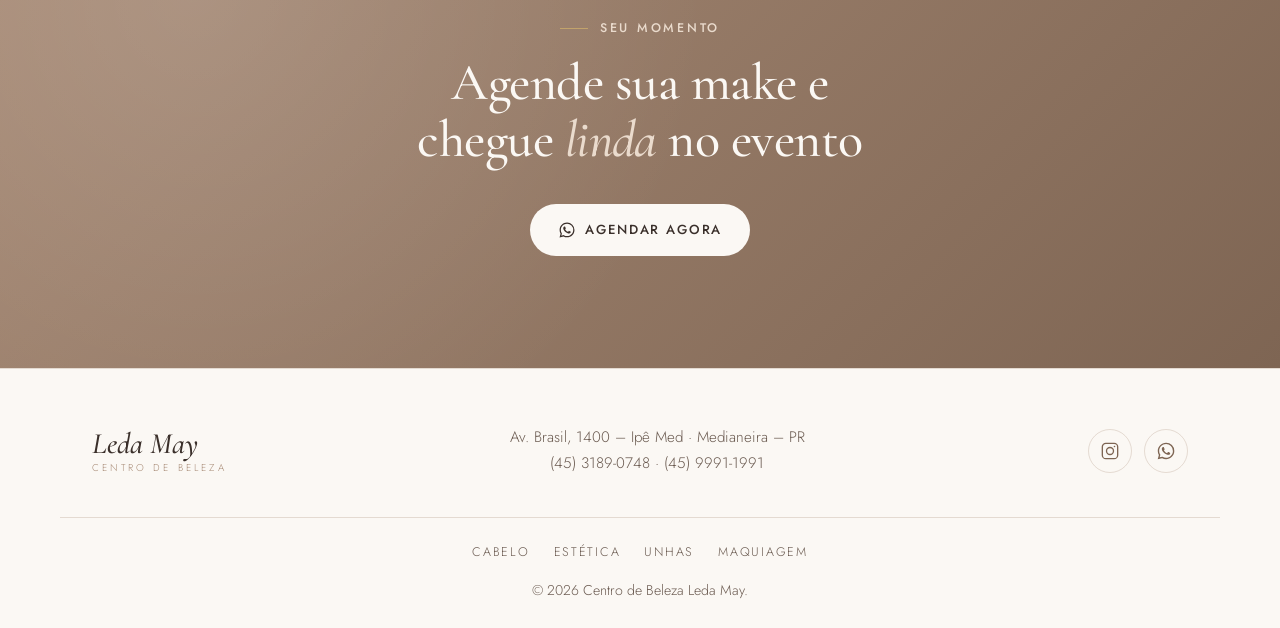
<file: maquiagem/index.html>
<!doctype html>
<html lang="pt-BR">
<head>
  <meta charset="utf-8">
  <meta name="viewport" content="width=device-width, initial-scale=1">
  <title>Maquiagem para Festas e Noivas em Medianeira – PR | Leda May</title>
  <meta name="description" content="Maquiagem em Medianeira – PR no Centro de Beleza Leda May: make para festas, formaturas e noivas, do natural ao glamour. Agende pelo WhatsApp.">
  <meta name="theme-color" content="#FBF8F4">
  <meta name="robots" content="index, follow, max-image-preview:large">
  <link rel="canonical" href="https://ledamay.com/maquiagem/">

  <!-- SEO local -->
  <meta name="geo.region" content="BR-PR">
  <meta name="geo.placename" content="Medianeira">

  <!-- Open Graph (WhatsApp, Facebook, Instagram) -->
  <meta property="og:type" content="website">
  <meta property="og:locale" content="pt_BR">
  <meta property="og:site_name" content="Centro de Beleza Leda May">
  <meta property="og:url" content="https://ledamay.com/maquiagem/">
  <meta property="og:title" content="Maquiagem para festas e noivas em Medianeira – PR | Leda May">
  <meta property="og:description" content="Make para festas, formaturas e noivas, do natural ao glamour, e make + penteado. Agende pelo WhatsApp.">
  <meta property="og:image" content="https://ledamay.com/assets/img/og-maquiagem.jpg">
  <meta property="og:image:width" content="1200">
  <meta property="og:image:height" content="630">
  <meta property="og:image:alt" content="Maquiagem no Centro de Beleza Leda May, em Medianeira – PR">

  <!-- Twitter / X -->
  <meta name="twitter:card" content="summary_large_image">
  <meta name="twitter:title" content="Maquiagem para festas e noivas em Medianeira – PR | Leda May">
  <meta name="twitter:description" content="Make para festas, formaturas e noivas, do natural ao glamour, e make + penteado. Agende pelo WhatsApp.">
  <meta name="twitter:image" content="https://ledamay.com/assets/img/og-maquiagem.jpg">

  <!-- Ícones -->
  <link rel="icon" href="../assets/img/favicon.svg" type="image/svg+xml">
  <link rel="icon" href="../assets/img/favicon-32.png" type="image/png" sizes="32x32">
  <link rel="apple-touch-icon" href="../assets/img/apple-touch-icon.png">
  <link rel="manifest" href="../site.webmanifest">

  <!-- Fontes -->
  <link rel="preconnect" href="https://fonts.googleapis.com">
  <link rel="preconnect" href="https://fonts.gstatic.com" crossorigin>
  <link href="https://fonts.googleapis.com/css2?family=Cormorant+Garamond:ital,wght@0,400;0,500;0,600;1,400;1,500&family=Jost:wght@300;400;500&display=swap" rel="stylesheet">

  <link rel="stylesheet" href="../css/style.css">
  <script>document.documentElement.classList.add('js');</script>

  <!-- Dados estruturados (SEO local) -->
  <script type="application/ld+json">
  {
    "@context": "https://schema.org",
    "@graph": [
      {
        "@type": "BeautySalon",
        "@id": "https://ledamay.com/#salao",
        "name": "Centro de Beleza Leda May",
        "url": "https://ledamay.com/",
        "image": "https://ledamay.com/assets/img/og-cover.jpg",
        "telephone": "+55 45 3189-0748",
        "priceRange": "$$",
        "address": {
          "@type": "PostalAddress",
          "streetAddress": "Av. Brasil, 1400 - Ipê Med",
          "addressLocality": "Medianeira",
          "addressRegion": "PR",
          "addressCountry": "BR"
        }
      },
      {
        "@type": "WebPage",
        "@id": "https://ledamay.com/maquiagem/#pagina",
        "url": "https://ledamay.com/maquiagem/",
        "name": "Maquiagem para Festas e Noivas em Medianeira – PR | Leda May",
        "inLanguage": "pt-BR",
        "isPartOf": { "@id": "https://ledamay.com/#site" },
        "about": { "@id": "https://ledamay.com/#salao" },
        "breadcrumb": { "@id": "https://ledamay.com/maquiagem/#trilha" },
        "primaryImageOfPage": "https://ledamay.com/assets/img/og-maquiagem.jpg"
      },
      {
        "@type": "BreadcrumbList",
        "@id": "https://ledamay.com/maquiagem/#trilha",
        "itemListElement": [
          { "@type": "ListItem", "position": 1, "name": "Início", "item": "https://ledamay.com/" },
          { "@type": "ListItem", "position": 2, "name": "Serviços", "item": "https://ledamay.com/#servicos" },
          { "@type": "ListItem", "position": 3, "name": "Maquiagem", "item": "https://ledamay.com/maquiagem/" }
        ]
      },
      {
        "@type": "Service",
        "@id": "https://ledamay.com/maquiagem/#make-para-eventos",
        "name": "Maquiagem para eventos e noivas",
        "serviceType": "Maquiagem social",
        "description": "Maquiagem para casamentos, formaturas e festas, do natural ao glamour, com acabamento para durar a noite toda.",
        "provider": { "@id": "https://ledamay.com/#salao" },
        "areaServed": { "@type": "City", "name": "Medianeira" },
        "url": "https://ledamay.com/maquiagem/#make-para-eventos"
      },
      {
        "@type": "Service",
        "@id": "https://ledamay.com/maquiagem/#make-e-penteado",
        "name": "Maquiagem e penteado",
        "serviceType": "Produção completa: maquiagem e penteado",
        "description": "Maquiagem e penteado no mesmo horário para noivas, madrinhas, formandas e convidadas.",
        "provider": { "@id": "https://ledamay.com/#salao" },
        "areaServed": { "@type": "City", "name": "Medianeira" },
        "url": "https://ledamay.com/maquiagem/#make-e-penteado"
      },
      {
        "@type": "FAQPage",
        "@id": "https://ledamay.com/maquiagem/#faq",
        "mainEntity": [
          { "@type": "Question", "name": "Onde fazer maquiagem para festa em Medianeira?", "acceptedAnswer": { "@type": "Answer", "text": "No Centro de Beleza Leda May, na Av. Brasil, 1400 – Ipê Med, em Medianeira – PR. Agende pelo WhatsApp (45) 9991-1991." } },
          { "@type": "Question", "name": "Vocês fazem maquiagem para noivas?", "acceptedAnswer": { "@type": "Answer", "text": "Sim. Fazemos make de noiva e também para madrinhas, mães e formandas. Combine os detalhes pelo WhatsApp." } },
          { "@type": "Question", "name": "Com quanto tempo de antecedência devo agendar a maquiagem?", "acceptedAnswer": { "@type": "Answer", "text": "Quanto antes, melhor, principalmente em épocas de formaturas e casamentos. Assim garantimos o seu horário." } },
          { "@type": "Question", "name": "A maquiagem dura a festa toda?", "acceptedAnswer": { "@type": "Answer", "text": "Sim. Usamos produtos de qualidade e preparamos bem a pele para a make durar a noite toda." } }
        ]
      }
    ]
  }
  </script>
</head>
<body>
  <a class="skip-link" href="#conteudo">Pular para o conteúdo</a>

  <!-- Ícones (sprite) -->
  <svg width="0" height="0" style="position:absolute" aria-hidden="true">
    <symbol id="i-whats" viewBox="0 0 24 24"><path fill="currentColor" d="M12.04 2C6.58 2 2.13 6.45 2.13 11.91c0 1.75.46 3.45 1.32 4.95L2.05 22l5.25-1.38a9.9 9.9 0 0 0 4.74 1.21h.01c5.46 0 9.91-4.45 9.91-9.91A9.85 9.85 0 0 0 12.04 2Zm0 18.15h-.01a8.2 8.2 0 0 1-4.19-1.15l-.3-.18-3.12.82.83-3.04-.2-.31a8.2 8.2 0 0 1-1.26-4.38c0-4.54 3.7-8.24 8.25-8.24a8.2 8.2 0 0 1 8.24 8.25c0 4.54-3.7 8.23-8.24 8.23Zm4.52-6.16c-.25-.12-1.47-.72-1.69-.81-.23-.08-.39-.12-.56.13-.16.25-.64.81-.79.97-.14.17-.29.19-.54.06-.25-.12-1.05-.39-1.99-1.23-.74-.66-1.23-1.47-1.38-1.72-.14-.25-.02-.38.11-.51.11-.11.25-.29.37-.43.13-.15.17-.25.25-.42.08-.17.04-.31-.02-.43-.06-.13-.56-1.35-.77-1.85-.2-.48-.41-.42-.56-.43h-.48a.92.92 0 0 0-.66.31c-.23.25-.87.85-.87 2.07 0 1.22.89 2.4 1.01 2.57.13.16 1.75 2.67 4.23 3.74.59.26 1.05.41 1.41.52.59.19 1.13.16 1.56.1.48-.07 1.47-.6 1.67-1.18.21-.58.21-1.07.14-1.18-.06-.1-.22-.16-.47-.29Z"/></symbol>
    <symbol id="i-insta" viewBox="0 0 24 24"><path fill="none" stroke="currentColor" stroke-width="1.6" d="M7 2.8h10A4.2 4.2 0 0 1 21.2 7v10a4.2 4.2 0 0 1-4.2 4.2H7A4.2 4.2 0 0 1 2.8 17V7A4.2 4.2 0 0 1 7 2.8Z"/><circle cx="12" cy="12" r="4.2" fill="none" stroke="currentColor" stroke-width="1.6"/><circle cx="17.4" cy="6.6" r="1" fill="currentColor"/></symbol>
    <symbol id="i-arrow" viewBox="0 0 24 24"><path fill="none" stroke="currentColor" stroke-width="1.6" stroke-linecap="round" stroke-linejoin="round" d="M5 12h14M13 6l6 6-6 6"/></symbol>
    <symbol id="i-clock" viewBox="0 0 24 24"><circle cx="12" cy="12" r="8.6" fill="none" stroke="currentColor" stroke-width="1.6"/><path fill="none" stroke="currentColor" stroke-width="1.6" stroke-linecap="round" d="M12 7.5V12l3 2"/></symbol>
  </svg>

  <!-- HEADER -->
  <header class="site-header" data-header>
    <div class="container site-header__inner">
      <a href="../" class="logo" aria-label="Leda May — início">
        <span class="logo__name">Leda May</span>
        <span class="logo__tag">Centro de Beleza</span>
      </a>

      <nav class="nav" id="menu" aria-label="Principal" data-nav>
        <ul class="nav__list">
          <li><a href="../#servicos" class="nav__link">Serviços</a></li>
          <li><a href="../#sobre" class="nav__link">Sobre</a></li>
          <li><a href="../#galeria" class="nav__link">Galeria</a></li>
          <li><a href="../#contato" class="nav__link">Contato</a></li>
        </ul>
        <a href="https://wa.me/554599911991" class="btn btn--primary nav__cta" data-servico="" target="_blank" rel="noopener">Agendar</a>
      </nav>

      <button class="nav-toggle" type="button" aria-expanded="false" aria-controls="menu" data-nav-toggle>
        <span class="sr-only">Abrir menu</span>
        <span class="nav-toggle__bar"></span>
        <span class="nav-toggle__bar"></span>
      </button>
    </div>
  </header>

  <!-- TODO salão: revisar os textos desta página (se atende fora do salão, teste de make para noiva etc., acrescentar aqui) -->
  <main id="conteudo">
    <!-- HERO -->
    <section class="hero hero--page">
      <div class="container hero__grid">
        <div class="hero__text">
          <nav class="breadcrumb" aria-label="Você está em">
            <ol>
              <li><a href="../">Início</a></li>
              <li><a href="../#servicos">Serviços</a></li>
              <li><span aria-current="page">Maquiagem</span></li>
            </ol>
          </nav>
          <h1 class="hero__title">
            <span class="eyebrow">Maquiagem em Medianeira – PR</span>
            <span class="hero__headline">Make para festas e noivas, do natural ao <em>glamour</em></span>
          </h1>
          <p class="hero__lead">Para casamentos, formaturas e ocasiões especiais: uma make pensada para você, para as fotos e para durar a noite toda.</p>
          <div class="hero__actions">
            <a href="https://wa.me/554599911991" class="btn btn--primary" data-servico="Maquiagem" target="_blank" rel="noopener">
              <svg viewBox="0 0 24 24" aria-hidden="true"><use href="#i-whats"/></svg>
              Agendar pelo WhatsApp
            </a>
            <a href="#o-que-fazemos" class="btn btn--ghost">Ver serviços</a>
          </div>
        </div>

        <figure class="hero__media">
          <div class="arch">
            <img src="../assets/img/galeria-3.webp" alt="Maquiagem com olhos esfumados e delineado" width="900" height="1200" fetchpriority="high">
          </div>
          <figcaption class="hero__badge">
            <span class="hero__badge-icon" aria-hidden="true"><svg><use href="#i-clock"/></svg></span>
            Atendimento<br>com hora marcada
          </figcaption>
        </figure>
      </div>
    </section>

    <!-- SERVIÇOS DE MAQUIAGEM -->
    <section class="section section--tint" id="o-que-fazemos">
      <div class="container">
        <header class="section-head reveal">
          <span class="eyebrow">O que fazemos</span>
          <h2>Serviços de <em>maquiagem</em></h2>
          <p>No Centro de Beleza Leda May, na Av. Brasil em Medianeira, você se arruma com calma para o seu grande dia. Escolha o serviço e agende pelo WhatsApp: a mensagem já vai pronta.</p>
          <div class="divider" aria-hidden="true"><span></span></div>
        </header>

        <div class="details">
          <article class="detail reveal" id="make-para-eventos">
            <h3>Make para eventos</h3>
            <p>Para casamentos, formaturas, aniversários e festas. Conversamos sobre o evento, o look e o estilo que você gosta para chegar à make ideal, do natural ao glamour.</p>
            <ul class="detail__points">
              <li><span class="about__dot" aria-hidden="true"></span>Natural, social ou glamour</li>
              <li><span class="about__dot" aria-hidden="true"></span>Pele bem preparada para durar</li>
              <li><span class="about__dot" aria-hidden="true"></span>Para noivas, madrinhas, formandas e convidadas</li>
            </ul>
            <a href="https://wa.me/554599911991" class="btn btn--ghost" data-servico="Maquiagem para evento" target="_blank" rel="noopener">Agendar maquiagem</a>
          </article>

          <article class="detail reveal" id="make-e-penteado">
            <h3>Make + penteado</h3>
            <p>A produção completa no mesmo lugar e no mesmo horário: maquiagem e <a href="../cabelo/#penteados">penteado</a> pensados juntos, para um visual harmonioso e sem correria.</p>
            <ul class="detail__points">
              <li><span class="about__dot" aria-hidden="true"></span>Produção completa em um só lugar</li>
              <li><span class="about__dot" aria-hidden="true"></span>Make e cabelo combinando</li>
              <li><span class="about__dot" aria-hidden="true"></span>Mais praticidade no dia do evento</li>
            </ul>
            <a href="https://wa.me/554599911991" class="btn btn--ghost" data-servico="Maquiagem e penteado" target="_blank" rel="noopener">Agendar make + penteado</a>
          </article>
        </div>
      </div>
    </section>

    <!-- FAQ -->
    <section class="section" id="duvidas">
      <div class="container faq">
        <header class="section-head reveal">
          <span class="eyebrow">Dúvidas</span>
          <h2>Perguntas sobre <em>maquiagem</em></h2>
          <div class="divider" aria-hidden="true"><span></span></div>
        </header>

        <div class="faq__list">
          <details class="faq__item reveal">
            <summary>Onde fazer maquiagem para festa em Medianeira?</summary>
            <p>No Centro de Beleza Leda May, na Av. Brasil, 1400 – Ipê Med, em Medianeira – PR. <a href="../#contato">Veja o mapa</a> ou agende pelo WhatsApp <a href="https://wa.me/554599911991" data-servico="Maquiagem" target="_blank" rel="noopener">(45) 9991-1991</a>.</p>
          </details>
          <details class="faq__item reveal">
            <summary>Vocês fazem maquiagem para noivas?</summary>
            <p>Sim. Fazemos make de noiva e também para madrinhas, mães e formandas. Combine os detalhes pelo WhatsApp.</p>
          </details>
          <details class="faq__item reveal">
            <summary>Com quanto tempo de antecedência devo agendar a maquiagem?</summary>
            <p>Quanto antes, melhor, principalmente em épocas de formaturas e casamentos. Assim garantimos o seu horário.</p>
          </details>
          <details class="faq__item reveal">
            <summary>A maquiagem dura a festa toda?</summary>
            <p>Sim. Usamos produtos de qualidade e preparamos bem a pele para a make durar a noite toda.</p>
          </details>
        </div>
      </div>
    </section>

    <!-- OUTROS SERVIÇOS -->
    <section class="section section--tint">
      <div class="container">
        <header class="section-head reveal">
          <span class="eyebrow">Mais cuidados</span>
          <h2>Outros <em>serviços</em></h2>
          <div class="divider" aria-hidden="true"><span></span></div>
        </header>
        <ul class="related">
          <li class="reveal"><a href="../cabelo/" class="related__card"><h3>Cabelo</h3><p>Escova, cortes, mechas, progressiva e penteados.</p><span class="service-card__more">Ver cabelo <svg aria-hidden="true"><use href="#i-arrow"/></svg></span></a></li>
          <li class="reveal"><a href="../estetica/" class="related__card"><h3>Estética</h3><p>Limpeza de pele e design de sobrancelha.</p><span class="service-card__more">Ver estética <svg aria-hidden="true"><use href="#i-arrow"/></svg></span></a></li>
          <li class="reveal"><a href="../unhas/" class="related__card"><h3>Unhas</h3><p>Manicure e pedicure com esmaltação caprichada.</p><span class="service-card__more">Ver unhas <svg aria-hidden="true"><use href="#i-arrow"/></svg></span></a></li>
        </ul>
      </div>
    </section>

    <!-- CTA FINAL -->
    <section class="cta-final">
      <div class="container cta-final__inner reveal">
        <span class="eyebrow eyebrow--light">Seu momento</span>
        <h2>Agende sua make e chegue <em>linda</em> no evento</h2>
        <a href="https://wa.me/554599911991" class="btn btn--light" data-servico="Maquiagem" target="_blank" rel="noopener">
          <svg viewBox="0 0 24 24" aria-hidden="true"><use href="#i-whats"/></svg>
          Agendar agora
        </a>
      </div>
    </section>
  </main>

  <!-- FOOTER -->
  <footer class="site-footer">
    <div class="container site-footer__inner">
      <a href="../" class="logo" aria-label="Leda May — voltar ao início">
        <span class="logo__name">Leda May</span>
        <span class="logo__tag">Centro de Beleza</span>
      </a>
      <address class="site-footer__address">
        Av. Brasil, 1400 – Ipê Med · Medianeira – PR<br>
        <a href="tel:+554531890748">(45) 3189-0748</a> · <a href="https://wa.me/554599911991" data-servico="" target="_blank" rel="noopener">(45) 9991-1991</a>
      </address>
      <div class="site-footer__social">
        <a href="https://www.instagram.com/leda_may/" target="_blank" rel="noopener" aria-label="Instagram @leda_may"><svg aria-hidden="true"><use href="#i-insta"/></svg></a>
        <a href="https://wa.me/554599911991" data-servico="" target="_blank" rel="noopener" aria-label="WhatsApp"><svg aria-hidden="true"><use href="#i-whats"/></svg></a>
      </div>
    </div>
    <div class="container site-footer__bottom">
      <nav class="site-footer__services" aria-label="Serviços"><a href="../cabelo/">Cabelo</a><a href="../estetica/">Estética</a><a href="../unhas/">Unhas</a><a href="../maquiagem/" aria-current="page">Maquiagem</a></nav>
      <small>© <span data-year>2026</span> Centro de Beleza Leda May.</small>
    </div>
  </footer>

  <!-- Botão flutuante WhatsApp -->
  <a href="https://wa.me/554599911991" class="whats-float" data-servico="Maquiagem" target="_blank" rel="noopener" aria-label="Agendar pelo WhatsApp">
    <svg aria-hidden="true"><use href="#i-whats"/></svg>
    <span class="whats-float__label">Agendar</span>
  </a>

  <script src="../js/main.js" defer></script>
</body>
</html>
</file>
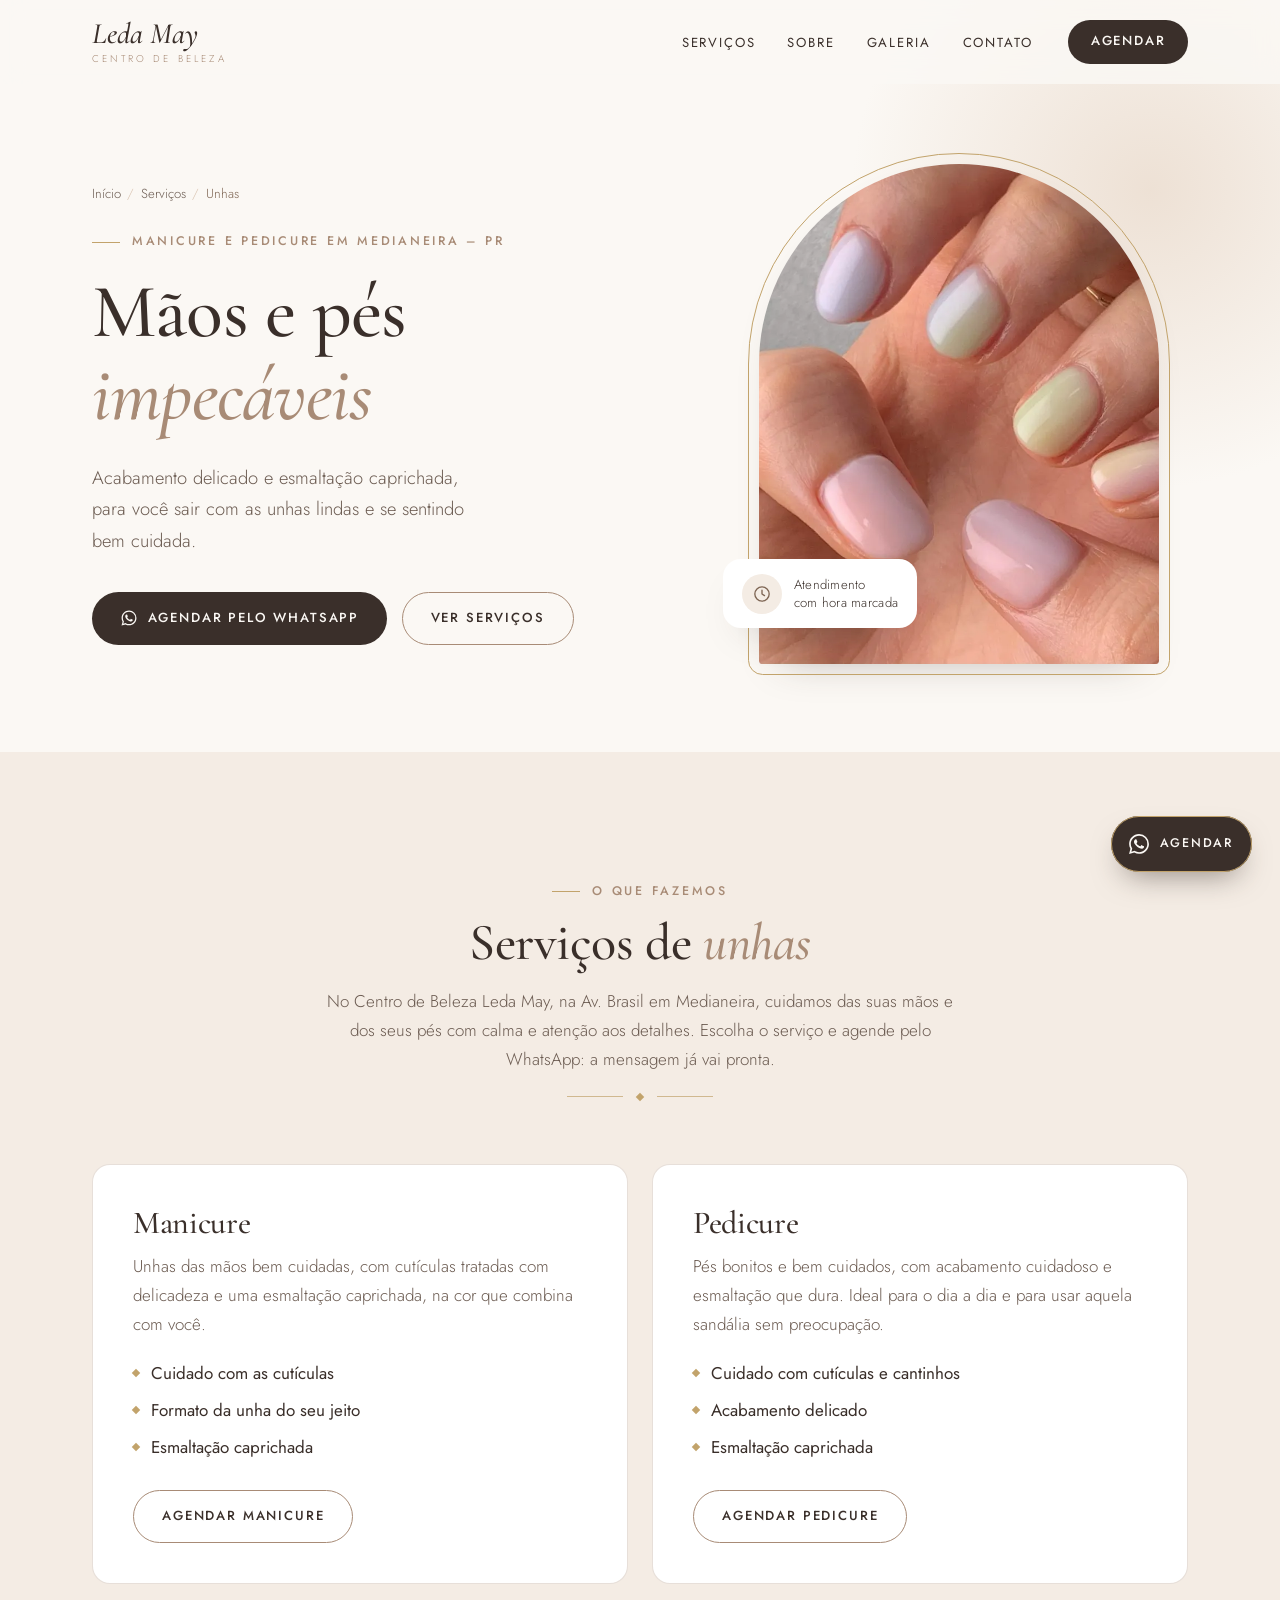
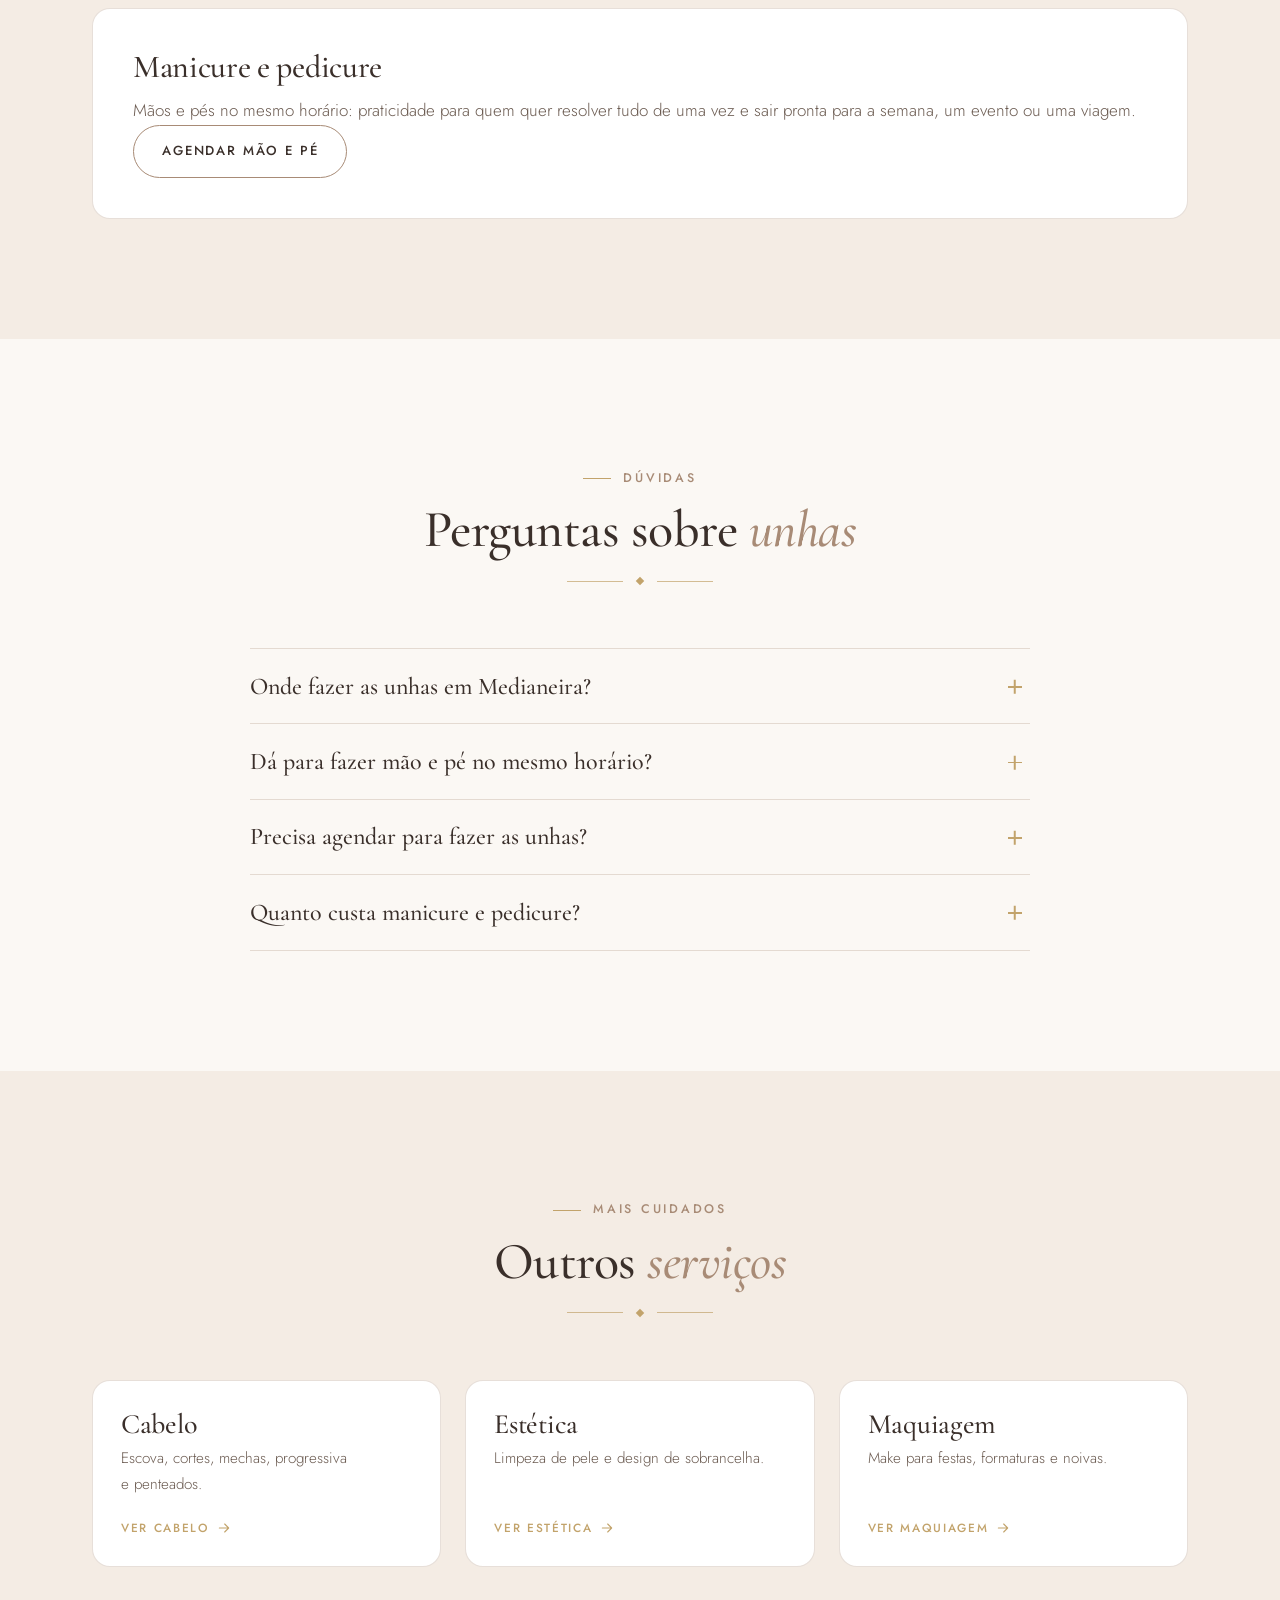
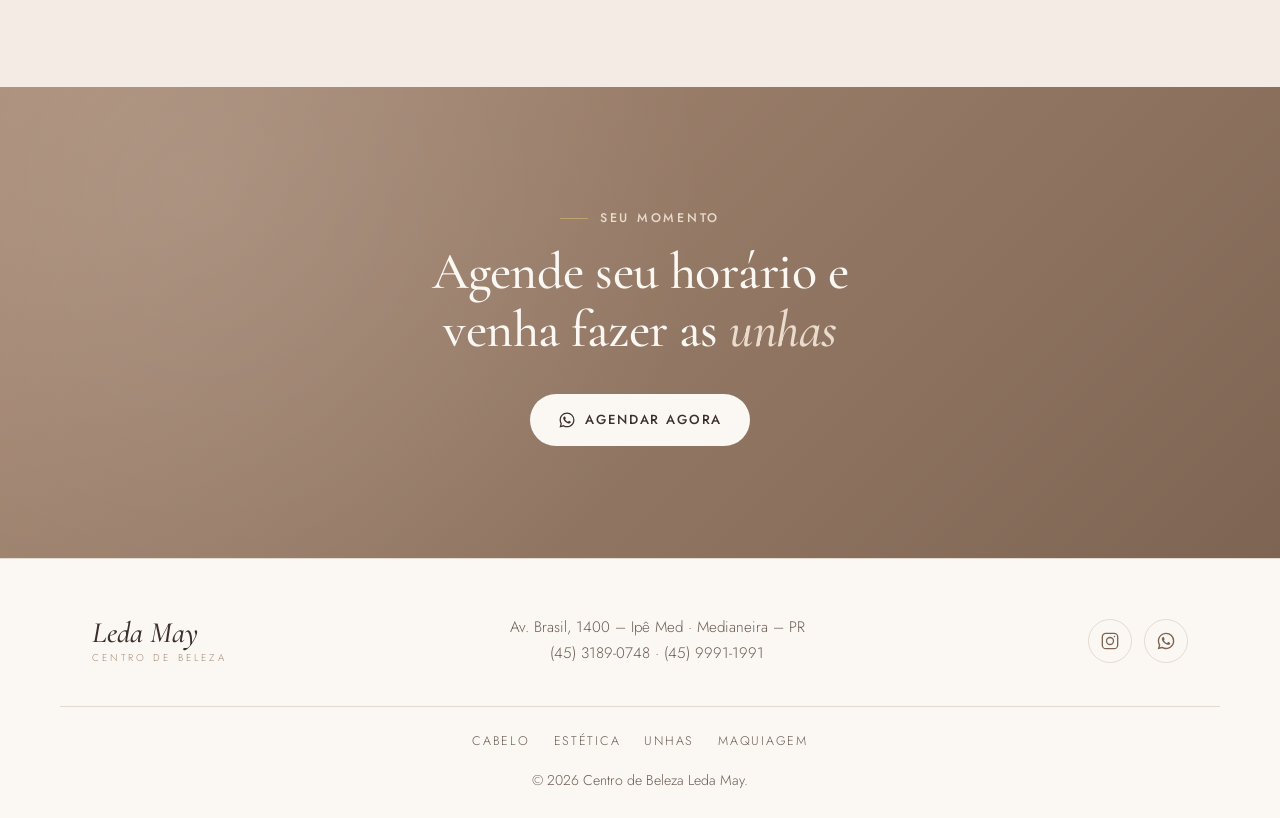
<file: unhas/index.html>
<!doctype html>
<html lang="pt-BR">
<head>
  <meta charset="utf-8">
  <meta name="viewport" content="width=device-width, initial-scale=1">
  <title>Manicure e Pedicure em Medianeira – PR | Leda May</title>
  <meta name="description" content="Manicure e pedicure no Centro de Beleza Leda May, em Medianeira – PR: acabamento delicado e esmaltação caprichada. Agende pelo WhatsApp.">
  <meta name="theme-color" content="#FBF8F4">
  <meta name="robots" content="index, follow, max-image-preview:large">
  <link rel="canonical" href="https://ledamay.com/unhas/">

  <!-- SEO local -->
  <meta name="geo.region" content="BR-PR">
  <meta name="geo.placename" content="Medianeira">

  <!-- Open Graph (WhatsApp, Facebook, Instagram) -->
  <meta property="og:type" content="website">
  <meta property="og:locale" content="pt_BR">
  <meta property="og:site_name" content="Centro de Beleza Leda May">
  <meta property="og:url" content="https://ledamay.com/unhas/">
  <meta property="og:title" content="Manicure e pedicure em Medianeira – PR | Leda May">
  <meta property="og:description" content="Mãos e pés impecáveis, com acabamento delicado e esmaltação caprichada. Agende pelo WhatsApp.">
  <meta property="og:image" content="https://ledamay.com/assets/img/og-unhas.jpg">
  <meta property="og:image:width" content="1200">
  <meta property="og:image:height" content="630">
  <meta property="og:image:alt" content="Manicure e pedicure no Centro de Beleza Leda May, em Medianeira – PR">

  <!-- Twitter / X -->
  <meta name="twitter:card" content="summary_large_image">
  <meta name="twitter:title" content="Manicure e pedicure em Medianeira – PR | Leda May">
  <meta name="twitter:description" content="Mãos e pés impecáveis, com acabamento delicado e esmaltação caprichada. Agende pelo WhatsApp.">
  <meta name="twitter:image" content="https://ledamay.com/assets/img/og-unhas.jpg">

  <!-- Ícones -->
  <link rel="icon" href="../assets/img/favicon.svg" type="image/svg+xml">
  <link rel="icon" href="../assets/img/favicon-32.png" type="image/png" sizes="32x32">
  <link rel="apple-touch-icon" href="../assets/img/apple-touch-icon.png">
  <link rel="manifest" href="../site.webmanifest">

  <!-- Fontes -->
  <link rel="preconnect" href="https://fonts.googleapis.com">
  <link rel="preconnect" href="https://fonts.gstatic.com" crossorigin>
  <link href="https://fonts.googleapis.com/css2?family=Cormorant+Garamond:ital,wght@0,400;0,500;0,600;1,400;1,500&family=Jost:wght@300;400;500&display=swap" rel="stylesheet">

  <link rel="stylesheet" href="../css/style.css">
  <script>document.documentElement.classList.add('js');</script>

  <!-- Dados estruturados (SEO local) -->
  <script type="application/ld+json">
  {
    "@context": "https://schema.org",
    "@graph": [
      {
        "@type": "BeautySalon",
        "@id": "https://ledamay.com/#salao",
        "name": "Centro de Beleza Leda May",
        "url": "https://ledamay.com/",
        "image": "https://ledamay.com/assets/img/og-cover.jpg",
        "telephone": "+55 45 3189-0748",
        "priceRange": "$$",
        "address": {
          "@type": "PostalAddress",
          "streetAddress": "Av. Brasil, 1400 - Ipê Med",
          "addressLocality": "Medianeira",
          "addressRegion": "PR",
          "addressCountry": "BR"
        }
      },
      {
        "@type": "WebPage",
        "@id": "https://ledamay.com/unhas/#pagina",
        "url": "https://ledamay.com/unhas/",
        "name": "Manicure e Pedicure em Medianeira – PR | Leda May",
        "inLanguage": "pt-BR",
        "isPartOf": { "@id": "https://ledamay.com/#site" },
        "about": { "@id": "https://ledamay.com/#salao" },
        "breadcrumb": { "@id": "https://ledamay.com/unhas/#trilha" },
        "primaryImageOfPage": "https://ledamay.com/assets/img/og-unhas.jpg"
      },
      {
        "@type": "BreadcrumbList",
        "@id": "https://ledamay.com/unhas/#trilha",
        "itemListElement": [
          { "@type": "ListItem", "position": 1, "name": "Início", "item": "https://ledamay.com/" },
          { "@type": "ListItem", "position": 2, "name": "Serviços", "item": "https://ledamay.com/#servicos" },
          { "@type": "ListItem", "position": 3, "name": "Unhas", "item": "https://ledamay.com/unhas/" }
        ]
      },
      {
        "@type": "Service",
        "@id": "https://ledamay.com/unhas/#manicure",
        "name": "Manicure",
        "serviceType": "Manicure",
        "description": "Manicure com cuidado das cutículas, acabamento delicado e esmaltação caprichada.",
        "provider": { "@id": "https://ledamay.com/#salao" },
        "areaServed": { "@type": "City", "name": "Medianeira" },
        "url": "https://ledamay.com/unhas/#manicure"
      },
      {
        "@type": "Service",
        "@id": "https://ledamay.com/unhas/#pedicure",
        "name": "Pedicure",
        "serviceType": "Pedicure",
        "description": "Pedicure com cuidado das cutículas, acabamento e esmaltação para pés bonitos e bem cuidados.",
        "provider": { "@id": "https://ledamay.com/#salao" },
        "areaServed": { "@type": "City", "name": "Medianeira" },
        "url": "https://ledamay.com/unhas/#pedicure"
      },
      {
        "@type": "FAQPage",
        "@id": "https://ledamay.com/unhas/#faq",
        "mainEntity": [
          { "@type": "Question", "name": "Onde fazer as unhas em Medianeira?", "acceptedAnswer": { "@type": "Answer", "text": "No Centro de Beleza Leda May, na Av. Brasil, 1400 – Ipê Med, em Medianeira – PR. Agende pelo WhatsApp (45) 9991-1991." } },
          { "@type": "Question", "name": "Dá para fazer mão e pé no mesmo horário?", "acceptedAnswer": { "@type": "Answer", "text": "Sim. É só pedir manicure e pedicure juntas ao agendar pelo WhatsApp." } },
          { "@type": "Question", "name": "Precisa agendar para fazer as unhas?", "acceptedAnswer": { "@type": "Answer", "text": "Sim, atendemos com hora marcada. Consulte os horários disponíveis pelo WhatsApp (45) 9991-1991." } },
          { "@type": "Question", "name": "Quanto custa manicure e pedicure?", "acceptedAnswer": { "@type": "Answer", "text": "Consulte os valores pelo WhatsApp (45) 9991-1991: respondemos com as informações e os horários disponíveis." } }
        ]
      }
    ]
  }
  </script>
</head>
<body>
  <a class="skip-link" href="#conteudo">Pular para o conteúdo</a>

  <!-- Ícones (sprite) -->
  <svg width="0" height="0" style="position:absolute" aria-hidden="true">
    <symbol id="i-whats" viewBox="0 0 24 24"><path fill="currentColor" d="M12.04 2C6.58 2 2.13 6.45 2.13 11.91c0 1.75.46 3.45 1.32 4.95L2.05 22l5.25-1.38a9.9 9.9 0 0 0 4.74 1.21h.01c5.46 0 9.91-4.45 9.91-9.91A9.85 9.85 0 0 0 12.04 2Zm0 18.15h-.01a8.2 8.2 0 0 1-4.19-1.15l-.3-.18-3.12.82.83-3.04-.2-.31a8.2 8.2 0 0 1-1.26-4.38c0-4.54 3.7-8.24 8.25-8.24a8.2 8.2 0 0 1 8.24 8.25c0 4.54-3.7 8.23-8.24 8.23Zm4.52-6.16c-.25-.12-1.47-.72-1.69-.81-.23-.08-.39-.12-.56.13-.16.25-.64.81-.79.97-.14.17-.29.19-.54.06-.25-.12-1.05-.39-1.99-1.23-.74-.66-1.23-1.47-1.38-1.72-.14-.25-.02-.38.11-.51.11-.11.25-.29.37-.43.13-.15.17-.25.25-.42.08-.17.04-.31-.02-.43-.06-.13-.56-1.35-.77-1.85-.2-.48-.41-.42-.56-.43h-.48a.92.92 0 0 0-.66.31c-.23.25-.87.85-.87 2.07 0 1.22.89 2.4 1.01 2.57.13.16 1.75 2.67 4.23 3.74.59.26 1.05.41 1.41.52.59.19 1.13.16 1.56.1.48-.07 1.47-.6 1.67-1.18.21-.58.21-1.07.14-1.18-.06-.1-.22-.16-.47-.29Z"/></symbol>
    <symbol id="i-insta" viewBox="0 0 24 24"><path fill="none" stroke="currentColor" stroke-width="1.6" d="M7 2.8h10A4.2 4.2 0 0 1 21.2 7v10a4.2 4.2 0 0 1-4.2 4.2H7A4.2 4.2 0 0 1 2.8 17V7A4.2 4.2 0 0 1 7 2.8Z"/><circle cx="12" cy="12" r="4.2" fill="none" stroke="currentColor" stroke-width="1.6"/><circle cx="17.4" cy="6.6" r="1" fill="currentColor"/></symbol>
    <symbol id="i-arrow" viewBox="0 0 24 24"><path fill="none" stroke="currentColor" stroke-width="1.6" stroke-linecap="round" stroke-linejoin="round" d="M5 12h14M13 6l6 6-6 6"/></symbol>
    <symbol id="i-clock" viewBox="0 0 24 24"><circle cx="12" cy="12" r="8.6" fill="none" stroke="currentColor" stroke-width="1.6"/><path fill="none" stroke="currentColor" stroke-width="1.6" stroke-linecap="round" d="M12 7.5V12l3 2"/></symbol>
  </svg>

  <!-- HEADER -->
  <header class="site-header" data-header>
    <div class="container site-header__inner">
      <a href="../" class="logo" aria-label="Leda May — início">
        <span class="logo__name">Leda May</span>
        <span class="logo__tag">Centro de Beleza</span>
      </a>

      <nav class="nav" id="menu" aria-label="Principal" data-nav>
        <ul class="nav__list">
          <li><a href="../#servicos" class="nav__link">Serviços</a></li>
          <li><a href="../#sobre" class="nav__link">Sobre</a></li>
          <li><a href="../#galeria" class="nav__link">Galeria</a></li>
          <li><a href="../#contato" class="nav__link">Contato</a></li>
        </ul>
        <a href="https://wa.me/554599911991" class="btn btn--primary nav__cta" data-servico="" target="_blank" rel="noopener">Agendar</a>
      </nav>

      <button class="nav-toggle" type="button" aria-expanded="false" aria-controls="menu" data-nav-toggle>
        <span class="sr-only">Abrir menu</span>
        <span class="nav-toggle__bar"></span>
        <span class="nav-toggle__bar"></span>
      </button>
    </div>
  </header>

  <!-- TODO salão: revisar os textos desta página (se faz alongamento, gel, esmaltação em gel etc., acrescentar aqui) -->
  <main id="conteudo">
    <!-- HERO -->
    <section class="hero hero--page">
      <div class="container hero__grid">
        <div class="hero__text">
          <nav class="breadcrumb" aria-label="Você está em">
            <ol>
              <li><a href="../">Início</a></li>
              <li><a href="../#servicos">Serviços</a></li>
              <li><span aria-current="page">Unhas</span></li>
            </ol>
          </nav>
          <h1 class="hero__title">
            <span class="eyebrow">Manicure e pedicure em Medianeira – PR</span>
            <span class="hero__headline">Mãos e pés <em>impecáveis</em></span>
          </h1>
          <p class="hero__lead">Acabamento delicado e esmaltação caprichada, para você sair com as unhas lindas e se sentindo bem cuidada.</p>
          <div class="hero__actions">
            <a href="https://wa.me/554599911991" class="btn btn--primary" data-servico="Manicure e pedicure" target="_blank" rel="noopener">
              <svg viewBox="0 0 24 24" aria-hidden="true"><use href="#i-whats"/></svg>
              Agendar pelo WhatsApp
            </a>
            <a href="#o-que-fazemos" class="btn btn--ghost">Ver serviços</a>
          </div>
        </div>

        <figure class="hero__media">
          <div class="arch">
            <img src="../assets/img/galeria-2.webp" alt="Unhas esmaltadas em tons pastel" width="900" height="900" fetchpriority="high">
          </div>
          <figcaption class="hero__badge">
            <span class="hero__badge-icon" aria-hidden="true"><svg><use href="#i-clock"/></svg></span>
            Atendimento<br>com hora marcada
          </figcaption>
        </figure>
      </div>
    </section>

    <!-- SERVIÇOS DE UNHAS -->
    <section class="section section--tint" id="o-que-fazemos">
      <div class="container">
        <header class="section-head reveal">
          <span class="eyebrow">O que fazemos</span>
          <h2>Serviços de <em>unhas</em></h2>
          <p>No Centro de Beleza Leda May, na Av. Brasil em Medianeira, cuidamos das suas mãos e dos seus pés com calma e atenção aos detalhes. Escolha o serviço e agende pelo WhatsApp: a mensagem já vai pronta.</p>
          <div class="divider" aria-hidden="true"><span></span></div>
        </header>

        <div class="details">
          <article class="detail reveal" id="manicure">
            <h3>Manicure</h3>
            <p>Unhas das mãos bem cuidadas, com cutículas tratadas com delicadeza e uma esmaltação caprichada, na cor que combina com você.</p>
            <ul class="detail__points">
              <li><span class="about__dot" aria-hidden="true"></span>Cuidado com as cutículas</li>
              <li><span class="about__dot" aria-hidden="true"></span>Formato da unha do seu jeito</li>
              <li><span class="about__dot" aria-hidden="true"></span>Esmaltação caprichada</li>
            </ul>
            <a href="https://wa.me/554599911991" class="btn btn--ghost" data-servico="Manicure" target="_blank" rel="noopener">Agendar manicure</a>
          </article>

          <article class="detail reveal" id="pedicure">
            <h3>Pedicure</h3>
            <p>Pés bonitos e bem cuidados, com acabamento cuidadoso e esmaltação que dura. Ideal para o dia a dia e para usar aquela sandália sem preocupação.</p>
            <ul class="detail__points">
              <li><span class="about__dot" aria-hidden="true"></span>Cuidado com cutículas e cantinhos</li>
              <li><span class="about__dot" aria-hidden="true"></span>Acabamento delicado</li>
              <li><span class="about__dot" aria-hidden="true"></span>Esmaltação caprichada</li>
            </ul>
            <a href="https://wa.me/554599911991" class="btn btn--ghost" data-servico="Pedicure" target="_blank" rel="noopener">Agendar pedicure</a>
          </article>

          <article class="detail reveal" id="manicure-e-pedicure">
            <h3>Manicure e pedicure</h3>
            <p>Mãos e pés no mesmo horário: praticidade para quem quer resolver tudo de uma vez e sair pronta para a semana, um evento ou uma viagem.</p>
            <a href="https://wa.me/554599911991" class="btn btn--ghost" data-servico="Manicure e pedicure" target="_blank" rel="noopener">Agendar mão e pé</a>
          </article>
        </div>
      </div>
    </section>

    <!-- FAQ -->
    <section class="section" id="duvidas">
      <div class="container faq">
        <header class="section-head reveal">
          <span class="eyebrow">Dúvidas</span>
          <h2>Perguntas sobre <em>unhas</em></h2>
          <div class="divider" aria-hidden="true"><span></span></div>
        </header>

        <div class="faq__list">
          <details class="faq__item reveal">
            <summary>Onde fazer as unhas em Medianeira?</summary>
            <p>No Centro de Beleza Leda May, na Av. Brasil, 1400 – Ipê Med, em Medianeira – PR. <a href="../#contato">Veja o mapa</a> ou agende pelo WhatsApp <a href="https://wa.me/554599911991" data-servico="Manicure e pedicure" target="_blank" rel="noopener">(45) 9991-1991</a>.</p>
          </details>
          <details class="faq__item reveal">
            <summary>Dá para fazer mão e pé no mesmo horário?</summary>
            <p>Sim. É só pedir manicure e pedicure juntas ao agendar pelo WhatsApp.</p>
          </details>
          <details class="faq__item reveal">
            <summary>Precisa agendar para fazer as unhas?</summary>
            <p>Sim, atendemos com hora marcada. Consulte os horários disponíveis pelo WhatsApp.</p>
          </details>
          <details class="faq__item reveal">
            <summary>Quanto custa manicure e pedicure?</summary>
            <p>Consulte os valores pelo WhatsApp <a href="https://wa.me/554599911991" data-servico="Manicure e pedicure" target="_blank" rel="noopener">(45) 9991-1991</a>: respondemos com as informações e os horários disponíveis.</p>
          </details>
        </div>
      </div>
    </section>

    <!-- OUTROS SERVIÇOS -->
    <section class="section section--tint">
      <div class="container">
        <header class="section-head reveal">
          <span class="eyebrow">Mais cuidados</span>
          <h2>Outros <em>serviços</em></h2>
          <div class="divider" aria-hidden="true"><span></span></div>
        </header>
        <ul class="related">
          <li class="reveal"><a href="../cabelo/" class="related__card"><h3>Cabelo</h3><p>Escova, cortes, mechas, progressiva e penteados.</p><span class="service-card__more">Ver cabelo <svg aria-hidden="true"><use href="#i-arrow"/></svg></span></a></li>
          <li class="reveal"><a href="../estetica/" class="related__card"><h3>Estética</h3><p>Limpeza de pele e design de sobrancelha.</p><span class="service-card__more">Ver estética <svg aria-hidden="true"><use href="#i-arrow"/></svg></span></a></li>
          <li class="reveal"><a href="../maquiagem/" class="related__card"><h3>Maquiagem</h3><p>Make para festas, formaturas e noivas.</p><span class="service-card__more">Ver maquiagem <svg aria-hidden="true"><use href="#i-arrow"/></svg></span></a></li>
        </ul>
      </div>
    </section>

    <!-- CTA FINAL -->
    <section class="cta-final">
      <div class="container cta-final__inner reveal">
        <span class="eyebrow eyebrow--light">Seu momento</span>
        <h2>Agende seu horário e venha fazer as <em>unhas</em></h2>
        <a href="https://wa.me/554599911991" class="btn btn--light" data-servico="Manicure e pedicure" target="_blank" rel="noopener">
          <svg viewBox="0 0 24 24" aria-hidden="true"><use href="#i-whats"/></svg>
          Agendar agora
        </a>
      </div>
    </section>
  </main>

  <!-- FOOTER -->
  <footer class="site-footer">
    <div class="container site-footer__inner">
      <a href="../" class="logo" aria-label="Leda May — voltar ao início">
        <span class="logo__name">Leda May</span>
        <span class="logo__tag">Centro de Beleza</span>
      </a>
      <address class="site-footer__address">
        Av. Brasil, 1400 – Ipê Med · Medianeira – PR<br>
        <a href="tel:+554531890748">(45) 3189-0748</a> · <a href="https://wa.me/554599911991" data-servico="" target="_blank" rel="noopener">(45) 9991-1991</a>
      </address>
      <div class="site-footer__social">
        <a href="https://www.instagram.com/leda_may/" target="_blank" rel="noopener" aria-label="Instagram @leda_may"><svg aria-hidden="true"><use href="#i-insta"/></svg></a>
        <a href="https://wa.me/554599911991" data-servico="" target="_blank" rel="noopener" aria-label="WhatsApp"><svg aria-hidden="true"><use href="#i-whats"/></svg></a>
      </div>
    </div>
    <div class="container site-footer__bottom">
      <nav class="site-footer__services" aria-label="Serviços"><a href="../cabelo/">Cabelo</a><a href="../estetica/">Estética</a><a href="../unhas/" aria-current="page">Unhas</a><a href="../maquiagem/">Maquiagem</a></nav>
      <small>© <span data-year>2026</span> Centro de Beleza Leda May.</small>
    </div>
  </footer>

  <!-- Botão flutuante WhatsApp -->
  <a href="https://wa.me/554599911991" class="whats-float" data-servico="Manicure e pedicure" target="_blank" rel="noopener" aria-label="Agendar pelo WhatsApp">
    <svg aria-hidden="true"><use href="#i-whats"/></svg>
    <span class="whats-float__label">Agendar</span>
  </a>

  <script src="../js/main.js" defer></script>
</body>
</html>
</file>
<file: css/style.css>
/* ==========================================================================
   Centro de Beleza Leda May — estilos
   Estética: clean, branco + nude, detalhes dourados suaves
   ========================================================================== */

/* ---------- Tokens ---------- */
:root {
  --c-bg: #FBF8F4;          /* off-white */
  --c-surface: #FFFFFF;
  --c-nude: #EADBCD;
  --c-nude-soft: #F4ECE4;
  --c-sand: #D9C3B0;
  --c-taupe: #A88B76;
  --c-taupe-deep: #7E6553;
  --c-gold: #C2A36B;
  --c-text: #3A2F2A;
  --c-text-soft: #6B5B51;
  --c-line: rgba(168, 139, 118, .28);

  --f-serif: "Cormorant Garamond", "Times New Roman", serif;
  --f-sans: "Jost", system-ui, -apple-system, "Segoe UI", sans-serif;

  --radius-sm: 10px;
  --radius: 18px;
  --radius-arch: 999px 999px 18px 18px;

  --shadow-soft: 0 18px 40px -24px rgba(58, 47, 42, .35);
  --container: 1160px;
  --gutter: 16px;
  --header-h: 72px;

  --ease: cubic-bezier(.22, .61, .36, 1);
}

@media (min-width: 768px) {
  :root { --gutter: 32px; --header-h: 84px; }
}

/* ---------- Reset ---------- */
*, *::before, *::after { box-sizing: border-box; }
* { margin: 0; }
html { scroll-behavior: smooth; scroll-padding-top: var(--header-h); -webkit-text-size-adjust: 100%; }
body {
  min-height: 100vh;
  background: var(--c-bg);
  color: var(--c-text);
  font-family: var(--f-sans);
  font-weight: 300;
  font-size: 1.0625rem;
  line-height: 1.7;
  -webkit-font-smoothing: antialiased;
  overflow-x: hidden;
}
img, svg { display: block; max-width: 100%; height: auto; }
a { color: inherit; text-decoration: none; }
button { font: inherit; color: inherit; background: none; border: 0; cursor: pointer; }
ul { list-style: none; padding: 0; }

/* ---------- Tipografia ---------- */
h1, h2, h3 {
  font-family: var(--f-serif);
  font-weight: 500;
  line-height: 1.1;
  letter-spacing: -.01em;
  text-wrap: balance;
}
h1 { font-size: clamp(2.6rem, 7vw, 4.75rem); }
h2 { font-size: clamp(2.1rem, 5vw, 3.25rem); }
h3 { font-size: 1.6rem; }
p { text-wrap: pretty; }
em { font-style: italic; color: var(--c-taupe); }

.eyebrow {
  display: inline-flex;
  align-items: center;
  gap: .75rem;
  font-size: .78rem;
  font-weight: 500;
  letter-spacing: .22em;
  text-transform: uppercase;
  color: var(--c-taupe);
}
.eyebrow::before {
  content: "";
  width: 28px;
  height: 1px;
  background: var(--c-gold);
}

/* ---------- Layout ---------- */
.container {
  width: 100%;
  max-width: var(--container);
  margin-inline: auto;
  padding-inline: var(--gutter);
}
.section { padding-block: clamp(4.5rem, 10vw, 7.5rem); }
.section--tint { background: var(--c-nude-soft); }

.section-head {
  max-width: 640px;
  margin: 0 auto clamp(2.5rem, 6vw, 4rem);
  text-align: center;
}
.section-head h2 { margin-top: .75rem; }
.section-head p { margin-top: 1rem; color: var(--c-text-soft); }

.divider {
  display: flex;
  align-items: center;
  justify-content: center;
  gap: .9rem;
  color: var(--c-gold);
  margin-top: 1.25rem;
}
.divider::before, .divider::after {
  content: "";
  width: 56px;
  height: 1px;
  background: currentColor;
  opacity: .7;
}

/* ---------- Botões ---------- */
.btn {
  display: inline-flex;
  align-items: center;
  justify-content: center;
  gap: .6rem;
  min-height: 52px;
  padding: .9rem 1.75rem;
  border-radius: 999px;
  font-family: var(--f-sans);
  font-size: .82rem;
  font-weight: 500;
  letter-spacing: .14em;
  text-transform: uppercase;
  transition: background-color .3s var(--ease), color .3s var(--ease), border-color .3s var(--ease), transform .3s var(--ease), box-shadow .3s var(--ease);
}
.btn svg { width: 18px; height: 18px; flex: none; }
.btn--primary { background: var(--c-text); color: var(--c-bg); }
.btn--primary:hover { background: var(--c-taupe-deep); transform: translateY(-2px); box-shadow: var(--shadow-soft); }
.btn--ghost { border: 1px solid var(--c-taupe); color: var(--c-text); }
.btn--ghost:hover { background: var(--c-nude); border-color: var(--c-nude); }
.btn--light { background: var(--c-bg); color: var(--c-text); }
.btn--light:hover { background: var(--c-surface); transform: translateY(-2px); box-shadow: var(--shadow-soft); }

:focus-visible { outline: 2px solid var(--c-gold); outline-offset: 3px; border-radius: 4px; }

/* ---------- Acessibilidade ---------- */
.skip-link {
  position: absolute;
  left: 1rem;
  top: -100px;
  z-index: 100;
  padding: .6rem 1rem;
  background: var(--c-text);
  color: var(--c-bg);
  border-radius: var(--radius-sm);
}
.skip-link:focus { top: 1rem; }
.sr-only {
  position: absolute !important;
  width: 1px; height: 1px;
  padding: 0; margin: -1px;
  overflow: hidden; clip: rect(0 0 0 0);
  white-space: nowrap; border: 0;
}

/* ==========================================================================
   Header
   ========================================================================== */
.site-header {
  position: fixed;
  inset: 0 0 auto 0;
  z-index: 50;
  height: var(--header-h);
  background: rgba(251, 248, 244, .82);
  backdrop-filter: blur(12px);
  -webkit-backdrop-filter: blur(12px);
  border-bottom: 1px solid transparent;
  transition: border-color .3s var(--ease), box-shadow .3s var(--ease);
}
.site-header.is-scrolled { border-bottom-color: var(--c-line); box-shadow: 0 10px 30px -28px rgba(58, 47, 42, .5); }
.site-header__inner {
  height: 100%;
  display: flex;
  align-items: center;
  justify-content: space-between;
  gap: 1rem;
}

.logo { display: flex; flex-direction: column; line-height: 1; }
.logo__name { font-family: var(--f-serif); font-style: italic; font-size: 1.85rem; font-weight: 500; }
.logo__tag { margin-top: .3rem; font-size: .62rem; letter-spacing: .32em; text-transform: uppercase; color: var(--c-taupe); }

.nav { display: flex; align-items: center; gap: 2.25rem; }
.nav__list { display: flex; gap: 2rem; }
.nav__link {
  position: relative;
  font-size: .82rem;
  font-weight: 400;
  letter-spacing: .14em;
  text-transform: uppercase;
  padding-block: .4rem;
}
.nav__link::after {
  content: "";
  position: absolute;
  left: 0; right: 0; bottom: 0;
  height: 1px;
  background: var(--c-gold);
  transform: scaleX(0);
  transform-origin: left;
  transition: transform .35s var(--ease);
}
.nav__link:hover::after { transform: scaleX(1); }
.nav__cta { min-height: 44px; padding: .65rem 1.4rem; }

.nav-toggle { display: none; width: 44px; height: 44px; position: relative; }
.nav-toggle__bar {
  position: absolute;
  left: 11px; right: 11px;
  height: 1.5px;
  background: var(--c-text);
  transition: transform .35s var(--ease), top .35s var(--ease);
}
.nav-toggle__bar:nth-child(2) { top: 18px; }
.nav-toggle__bar:nth-child(3) { top: 25px; }
.nav-toggle[aria-expanded="true"] .nav-toggle__bar:nth-child(2) { top: 21.5px; transform: rotate(45deg); }
.nav-toggle[aria-expanded="true"] .nav-toggle__bar:nth-child(3) { top: 21.5px; transform: rotate(-45deg); }

@media (max-width: 899px) {
  .nav-toggle { display: block; z-index: 2; }
  .nav {
    position: fixed;
    inset: var(--header-h) 0 auto 0;
    height: calc(100dvh - var(--header-h));
    flex-direction: column;
    justify-content: center;
    gap: 2.5rem;
    background: var(--c-bg);
    opacity: 0;
    visibility: hidden;
    transform: translateY(-12px);
    transition: opacity .35s var(--ease), transform .35s var(--ease), visibility .35s;
  }
  .nav.is-open { opacity: 1; visibility: visible; transform: none; }
  .nav__list { flex-direction: column; align-items: center; gap: 1.5rem; }
  .nav__link { font-family: var(--f-serif); font-size: 2rem; letter-spacing: 0; text-transform: none; }
  .nav__cta { min-height: 52px; padding-inline: 2.25rem; }
  body.menu-open { overflow: hidden; }
}

/* ==========================================================================
   Hero
   ========================================================================== */
.hero {
  position: relative;
  padding-top: calc(var(--header-h) + clamp(2.5rem, 7vw, 5rem));
  padding-bottom: clamp(4rem, 9vw, 7rem);
  overflow: hidden;
}
.hero::before {
  content: "";
  position: absolute;
  width: 620px; height: 620px;
  right: -180px; top: -120px;
  border-radius: 50%;
  background: radial-gradient(circle, var(--c-nude) 0%, transparent 68%);
  opacity: .8;
  z-index: -1;
}
.hero__grid {
  display: grid;
  gap: clamp(3rem, 6vw, 5rem);
  align-items: center;
}
@media (min-width: 900px) {
  .hero__grid { grid-template-columns: 1.1fr .9fr; }
}
.hero__title .eyebrow {
  display: flex;
  margin-bottom: 1.25rem;
  font-family: var(--f-sans);
  line-height: 1.4;
  letter-spacing: .22em;
}
.hero__headline { display: block; }
.hero__lead { margin-top: 1.5rem; max-width: 34ch; font-size: 1.15rem; color: var(--c-text-soft); }
.hero__actions { display: flex; flex-wrap: wrap; gap: .9rem; margin-top: 2.25rem; }
.hero__facts {
  display: flex;
  flex-wrap: wrap;
  gap: 1.5rem 2.5rem;
  margin-top: 2.75rem;
  padding-top: 1.75rem;
  border-top: 1px solid var(--c-line);
  font-size: .9rem;
  color: var(--c-text-soft);
}
.hero__facts li {
  display: flex;
  flex-direction: column;
  align-items: center;
  text-align: center;
}
.hero__facts strong {
  display: block;
  font-family: var(--f-serif);
  font-size: 2rem;
  font-weight: 500;
  line-height: 1.1;
  color: var(--c-text);
}

.hero__media { position: relative; max-width: 460px; width: 100%; margin-inline: auto; }
.arch {
  border-radius: var(--radius-arch);
  overflow: hidden;
  box-shadow: var(--shadow-soft);
  outline: 1px solid var(--c-gold);
  outline-offset: 10px;
}
.arch img { width: 100%; aspect-ratio: 4 / 5; object-fit: cover; }
.hero__badge {
  position: absolute;
  left: -12px; bottom: 36px;
  display: flex;
  align-items: center;
  gap: .75rem;
  padding: .9rem 1.2rem;
  background: var(--c-surface);
  border-radius: var(--radius);
  box-shadow: var(--shadow-soft);
  font-size: .82rem;
  line-height: 1.35;
  letter-spacing: .02em;
}
.hero__badge-icon {
  display: grid;
  place-items: center;
  width: 40px; height: 40px;
  border-radius: 50%;
  background: var(--c-nude-soft);
  color: var(--c-taupe-deep);
}
@media (min-width: 900px) { .hero__badge { left: -36px; } }

/* ==========================================================================
   Serviços
   ========================================================================== */
.services {
  display: grid;
  gap: 1.25rem;
}
@media (min-width: 720px) { .services { grid-template-columns: repeat(2, 1fr); gap: 1.5rem; } }

.service-card {
  position: relative;
  display: flex;
  flex-direction: column;
  padding: clamp(1.75rem, 4vw, 2.5rem);
  background: var(--c-surface);
  border: 1px solid var(--c-line);
  border-radius: var(--radius);
  transition: transform .4s var(--ease), box-shadow .4s var(--ease), border-color .4s var(--ease);
}
.service-card:hover { transform: translateY(-4px); box-shadow: var(--shadow-soft); border-color: var(--c-sand); }
.service-card__num {
  font-family: var(--f-serif);
  font-style: italic;
  font-size: 1.1rem;
  color: var(--c-gold);
}
.service-card h3 { margin-top: .35rem; font-size: 2rem; }
.service-card__desc { margin-top: .6rem; color: var(--c-text-soft); font-size: .98rem; }

.service-list { margin-top: 1.5rem; border-top: 1px solid var(--c-line); }
.service-list li {
  display: flex;
  align-items: center;
  justify-content: space-between;
  gap: 1rem;
  padding-block: .95rem;
  border-bottom: 1px solid var(--c-line);
}
.service-list span { font-weight: 400; }
.service-list a {
  display: inline-flex;
  align-items: center;
  gap: .4rem;
  min-height: 44px;
  padding-inline: .25rem;
  font-size: .74rem;
  font-weight: 500;
  letter-spacing: .14em;
  text-transform: uppercase;
  color: var(--c-taupe-deep);
  white-space: nowrap;
  transition: color .3s var(--ease), gap .3s var(--ease);
}
.service-list a svg { width: 16px; height: 16px; }
.service-list a:hover { color: var(--c-text); gap: .7rem; }

/* ==========================================================================
   Sobre
   ========================================================================== */
.about {
  display: grid;
  gap: clamp(3rem, 6vw, 5.5rem);
  align-items: center;
}
@media (min-width: 900px) { .about { grid-template-columns: .85fr 1.15fr; } }
.about__media { max-width: 420px; width: 100%; margin-inline: auto; }
.arch--soft { outline-color: var(--c-sand); }
.about__text h2 { margin-top: .9rem; }
.about__text p { margin-top: 1.1rem; color: var(--c-text-soft); max-width: 52ch; }
.about__values { display: grid; gap: .6rem; margin: 1.75rem 0 2.25rem; }
.about__values li { display: flex; align-items: center; gap: .75rem; font-weight: 400; }

/* ==========================================================================
   Galeria
   ========================================================================== */
.gallery {
  display: grid;
  grid-template-columns: repeat(2, 1fr);
  grid-auto-flow: dense;
  gap: .75rem;
}
@media (min-width: 900px) { .gallery { grid-template-columns: repeat(3, 1fr); gap: 1.25rem; } }
.gallery__item {
  position: relative;
  overflow: hidden;
  border-radius: var(--radius);
  aspect-ratio: 1;
}
.gallery__item--tall { grid-row: span 2; aspect-ratio: auto; }
.gallery__item img {
  width: 100%;
  height: 100%;
  object-fit: cover;
  transition: transform .8s var(--ease);
}
.gallery__item:hover img { transform: scale(1.05); }
.gallery__label {
  position: absolute;
  left: .75rem; bottom: .75rem;
  padding: .35rem .85rem;
  background: rgba(251, 248, 244, .9);
  border-radius: 999px;
  font-size: .72rem;
  font-weight: 500;
  letter-spacing: .14em;
  text-transform: uppercase;
}
.gallery__cta { margin-top: clamp(2.5rem, 5vw, 3.5rem); text-align: center; }

/* ==========================================================================
   Contato
   ========================================================================== */
.contact {
  display: grid;
  gap: clamp(2.5rem, 5vw, 4rem);
  align-items: stretch;
}
@media (min-width: 900px) { .contact { grid-template-columns: 1fr 1.1fr; } }
.contact__info h2 { margin-top: .9rem; }
.contact__list { display: grid; gap: 1.5rem; margin-top: 2.25rem; }
.contact__list li { display: flex; gap: 1rem; align-items: flex-start; }
.contact__list svg {
  flex: none;
  width: 44px; height: 44px;
  padding: 11px;
  border-radius: 50%;
  background: var(--c-surface);
  color: var(--c-taupe-deep);
}
.contact__list strong {
  display: block;
  font-size: .74rem;
  font-weight: 500;
  letter-spacing: .16em;
  text-transform: uppercase;
  color: var(--c-taupe);
}
.contact__list a, .contact__list span { display: inline-block; margin-top: .2rem; line-height: 1.5; }
.contact__list a { border-bottom: 1px solid transparent; transition: border-color .3s var(--ease); }
.contact__list a:hover { border-bottom-color: var(--c-gold); }
.contact__map {
  min-height: 340px;
  border-radius: var(--radius);
  overflow: hidden;
  border: 1px solid var(--c-line);
  background: var(--c-nude);
}
.contact__map iframe {
  width: 100%;
  height: 100%;
  min-height: 340px;
  border: 0;
  filter: grayscale(.55) sepia(.18) contrast(.95);
}

/* ==========================================================================
   CTA final
   ========================================================================== */
.cta-final {
  padding-block: clamp(4.5rem, 10vw, 7rem);
  background:
    radial-gradient(circle at 15% 20%, rgba(255, 255, 255, .12) 0%, transparent 45%),
    linear-gradient(135deg, var(--c-taupe) 0%, var(--c-taupe-deep) 100%);
  color: var(--c-bg);
  text-align: center;
}
.cta-final__inner { max-width: 720px; }
.cta-final h2 { margin-top: .9rem; }
.cta-final em { color: var(--c-nude); }
.cta-final .btn { margin-top: 2.25rem; }
.eyebrow--light { color: var(--c-nude); }

/* ==========================================================================
   Footer
   ========================================================================== */
.site-footer { padding-top: 3.5rem; background: var(--c-bg); border-top: 1px solid var(--c-line); }
.site-footer__inner {
  display: grid;
  gap: 1.75rem;
  justify-items: center;
  text-align: center;
}
@media (min-width: 900px) {
  .site-footer__inner { grid-template-columns: auto 1fr auto; justify-items: start; text-align: left; align-items: center; gap: 3rem; }
  .site-footer__address { justify-self: center; text-align: center; }
}
.site-footer__address { font-style: normal; font-size: .95rem; color: var(--c-text-soft); }
.site-footer__address a:hover { color: var(--c-text); }
.site-footer__social { display: flex; gap: .75rem; }
.site-footer__social a {
  display: grid;
  place-items: center;
  width: 44px; height: 44px;
  border: 1px solid var(--c-line);
  border-radius: 50%;
  color: var(--c-taupe-deep);
  transition: background-color .3s var(--ease), color .3s var(--ease);
}
.site-footer__social a:hover { background: var(--c-nude); color: var(--c-text); }
.site-footer__social svg { width: 20px; height: 20px; }
.site-footer__bottom {
  margin-top: 2.5rem;
  padding-block: 1.5rem;
  border-top: 1px solid var(--c-line);
  text-align: center;
  color: var(--c-text-soft);
}

/* ==========================================================================
   Botão flutuante WhatsApp
   ========================================================================== */
.whats-float {
  position: fixed;
  right: 16px;
  bottom: calc(16px + env(safe-area-inset-bottom, 0px));
  z-index: 40;
  display: inline-flex;
  align-items: center;
  gap: .55rem;
  height: 56px;
  padding: 0 1.2rem 0 1rem;
  border-radius: 999px;
  background: var(--c-text);
  color: var(--c-bg);
  box-shadow: 0 14px 30px -12px rgba(58, 47, 42, .55);
  font-size: .78rem;
  font-weight: 500;
  letter-spacing: .14em;
  text-transform: uppercase;
  transition: transform .3s var(--ease), background-color .3s var(--ease);
}
.whats-float svg { width: 24px; height: 24px; }
.whats-float:hover { background: var(--c-taupe-deep); transform: translateY(-3px); }
.whats-float::before {
  content: "";
  position: absolute;
  inset: 0;
  border-radius: inherit;
  border: 1px solid var(--c-gold);
  animation: pulse 2.8s var(--ease) infinite;
  pointer-events: none;
}
@keyframes pulse {
  0%   { transform: scale(1);    opacity: .9; }
  70%  { transform: scale(1.18); opacity: 0; }
  100% { transform: scale(1.18); opacity: 0; }
}
@media (min-width: 768px) { .whats-float { right: 28px; bottom: 28px; } }
body.menu-open .whats-float { opacity: 0; pointer-events: none; }

/* ==========================================================================
   Reveal ao rolar (só com JS ativo)
   ========================================================================== */
.js .reveal {
  opacity: 0;
  transform: translateY(24px);
  transition: opacity .9s var(--ease), transform .9s var(--ease);
}
.js .reveal.is-visible { opacity: 1; transform: none; }

@media (prefers-reduced-motion: reduce) {
  html { scroll-behavior: auto; }
  *, *::before, *::after {
    animation-duration: .01ms !important;
    animation-iteration-count: 1 !important;
    transition-duration: .01ms !important;
  }
  .js .reveal { opacity: 1; transform: none; }
}

/* ==========================================================================
   Ajustes responsivos
   ========================================================================== */
/* Galeria — mosaico sem buracos
   mobile (2 col): itens 1 e 3 altos → 2×4 células
   desktop (3 col): itens 1, 3 e 5 altos → 3×3 células */
@media (max-width: 899px) {
  .gallery__item:nth-child(5) { grid-row: auto; aspect-ratio: 1; }
}
@media (min-width: 900px) {
  .gallery { grid-auto-flow: row; }
  .gallery__item:nth-child(1) { grid-column: 1; grid-row: 1 / 3; }
  .gallery__item:nth-child(2) { grid-column: 2; grid-row: 1; }
  .gallery__item:nth-child(3) { grid-column: 3; grid-row: 1 / 3; }
  .gallery__item:nth-child(4) { grid-column: 1; grid-row: 3; }
  .gallery__item:nth-child(5) { grid-column: 2; grid-row: 2 / 4; }
  .gallery__item:nth-child(6) { grid-column: 3; grid-row: 3; }
}

/* Arco do hero: moldura mais próxima em telas estreitas */
@media (max-width: 480px) {
  .arch { outline-offset: 6px; }
  .hero__badge { left: 4px; bottom: 24px; }
}

/* Ornamentos (sem emoji) */
.divider span {
  width: 6px; height: 6px;
  background: currentColor;
  transform: rotate(45deg);
}
.hero__badge-icon svg { width: 20px; height: 20px; }
.about__dot {
  flex: none;
  width: 6px; height: 6px;
  background: var(--c-gold);
  transform: rotate(45deg);
}

/* ==========================================================================
   FAQ
   ========================================================================== */
.faq__list { max-width: 780px; margin-inline: auto; border-top: 1px solid var(--c-line); }
.faq__item { border-bottom: 1px solid var(--c-line); }
.faq__item summary {
  position: relative;
  display: block;
  padding: 1.35rem 3rem 1.35rem 0;
  font-family: var(--f-serif);
  font-size: clamp(1.25rem, 2.6vw, 1.5rem);
  font-weight: 500;
  line-height: 1.3;
  cursor: pointer;
  list-style: none;
}
.faq__item summary::-webkit-details-marker { display: none; }
.faq__item summary::before,
.faq__item summary::after {
  content: "";
  position: absolute;
  right: .5rem;
  top: 50%;
  width: 14px;
  height: 1.5px;
  background: var(--c-gold);
  transition: transform .35s var(--ease);
}
.faq__item summary::after { transform: rotate(90deg); }
.faq__item[open] summary::after { transform: rotate(0deg); }
.faq__item summary:hover { color: var(--c-taupe-deep); }
.faq__item p { padding: 0 3rem 1.5rem 0; color: var(--c-text-soft); max-width: 62ch; }
.faq__item p a { color: var(--c-taupe-deep); border-bottom: 1px solid var(--c-sand); white-space: nowrap; }
@media (max-width: 599px) { .faq__item p { padding-right: 0; } }
.faq__item p a:hover { color: var(--c-text); border-bottom-color: var(--c-gold); }

/* ==========================================================================
   Card de serviço clicável (home → página do serviço)
   ========================================================================== */
.service-card__link::after {
  content: "";
  position: absolute;
  inset: 0;
  border-radius: var(--radius);
}
.service-card__link:focus-visible { outline: none; }
.service-card__link:focus-visible::after { outline: 2px solid var(--c-gold); outline-offset: 4px; }
.service-list a { position: relative; z-index: 1; }
.service-card__more {
  display: inline-flex;
  align-items: center;
  gap: .45rem;
  margin-top: auto;
  padding-top: 1.5rem;
  font-size: .74rem;
  font-weight: 500;
  letter-spacing: .14em;
  text-transform: uppercase;
  color: var(--c-gold);
  transition: gap .3s var(--ease), color .3s var(--ease);
}
.service-card__more svg { width: 16px; height: 16px; }
.service-card:hover .service-card__more { gap: .75rem; color: var(--c-taupe-deep); }

/* ==========================================================================
   Páginas de serviço
   ========================================================================== */
.hero--page { padding-bottom: clamp(3.5rem, 7vw, 5.5rem); }
.hero--page .hero__media { max-width: 400px; }

.breadcrumb { margin-bottom: 1.75rem; font-size: .82rem; color: var(--c-text-soft); }
.breadcrumb ol { display: flex; flex-wrap: wrap; gap: .4rem; list-style: none; padding: 0; }
.breadcrumb li + li::before { content: "/"; margin-right: .4rem; color: var(--c-sand); }
.breadcrumb a { border-bottom: 1px solid transparent; transition: border-color .3s var(--ease), color .3s var(--ease); }
.breadcrumb a:hover { color: var(--c-text); border-bottom-color: var(--c-gold); }
.breadcrumb [aria-current] { color: var(--c-taupe-deep); }

.details { display: grid; gap: 1.25rem; }
@media (min-width: 720px) {
  .details { grid-template-columns: repeat(2, 1fr); gap: 1.5rem; }
  .detail:last-child:nth-child(odd) { grid-column: 1 / -1; }
}
.detail {
  display: flex;
  flex-direction: column;
  align-items: flex-start;
  padding: clamp(1.75rem, 4vw, 2.5rem);
  background: var(--c-surface);
  border: 1px solid var(--c-line);
  border-radius: var(--radius);
}
.detail h3 { font-size: 2rem; }
.detail p { margin-top: .75rem; color: var(--c-text-soft); }
.detail p a { color: var(--c-taupe-deep); border-bottom: 1px solid var(--c-sand); }
.detail__points { display: grid; gap: .5rem; margin: 1.25rem 0 1.75rem; }
.detail__points li { display: flex; align-items: center; gap: .75rem; font-weight: 400; }
.detail .btn { margin-top: auto; }

.related { display: grid; gap: 1.25rem; }
@media (min-width: 720px) { .related { grid-template-columns: repeat(3, 1fr); gap: 1.5rem; } }
.related__card {
  display: flex;
  flex-direction: column;
  height: 100%;
  padding: 1.75rem;
  background: var(--c-surface);
  border: 1px solid var(--c-line);
  border-radius: var(--radius);
  transition: transform .4s var(--ease), box-shadow .4s var(--ease), border-color .4s var(--ease);
}
.related__card:hover { transform: translateY(-4px); box-shadow: var(--shadow-soft); border-color: var(--c-sand); }
.related__card h3 { font-size: 1.75rem; }
.related__card p { margin-top: .4rem; color: var(--c-text-soft); font-size: .95rem; }
.related__card .service-card__more { padding-top: 1.25rem; }
.related__card:hover .service-card__more { gap: .75rem; color: var(--c-taupe-deep); }

/* Rodapé: links das páginas de serviço */
.site-footer__services {
  display: flex;
  flex-wrap: wrap;
  justify-content: center;
  gap: .4rem 1.5rem;
  margin-bottom: .75rem;
  font-size: .78rem;
  letter-spacing: .14em;
  text-transform: uppercase;
}
.site-footer__services a:hover { color: var(--c-text); }
</file>
